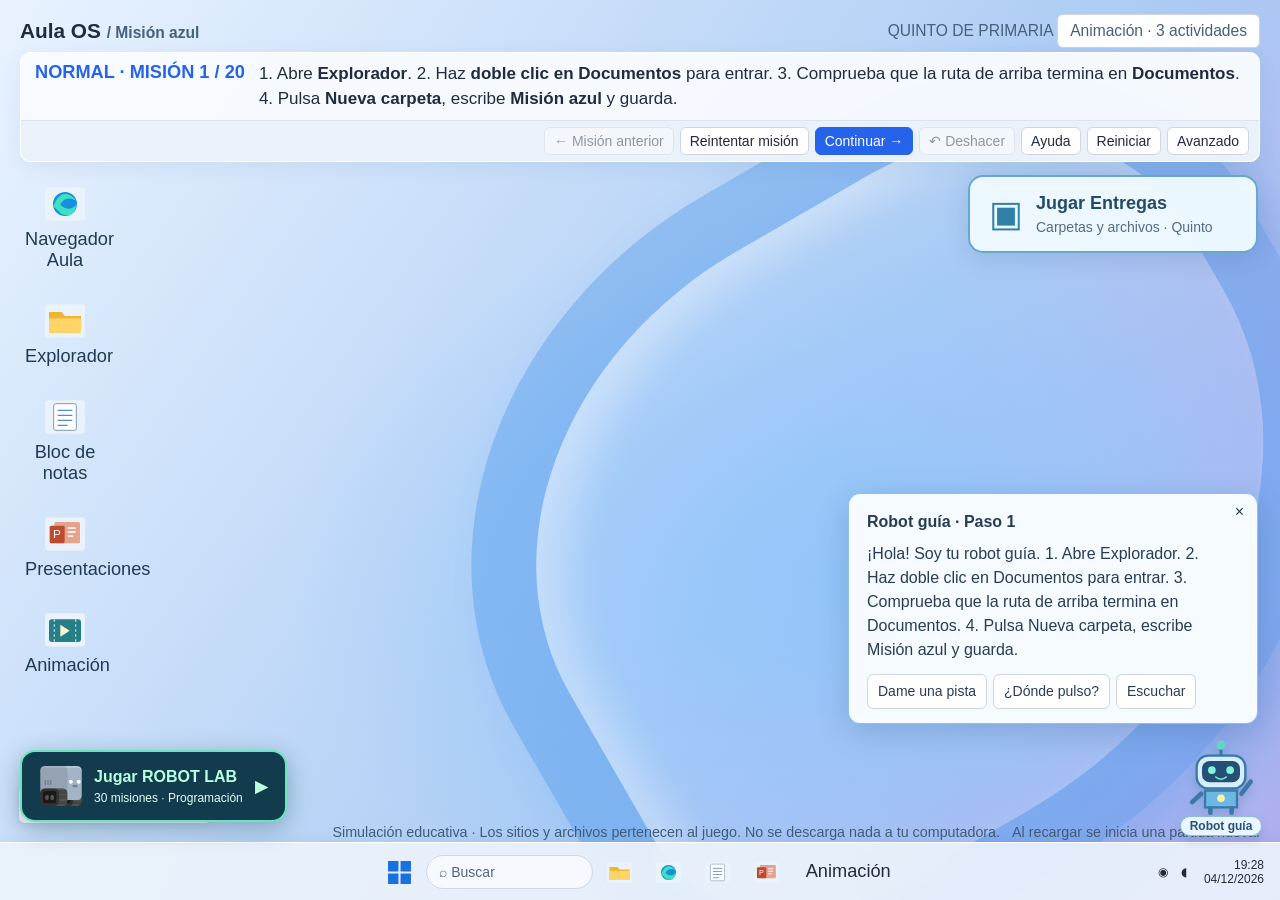
<file: index.html>
<!doctype html><html lang="es"><meta charset="utf-8"><meta name="viewport" content="width=device-width,initial-scale=1"><title>OS5</title><style>
:root{font-family:Segoe UI,Arial,sans-serif;color:#202b3e;font-size:18.2px}*{box-sizing:border-box}body{margin:0;background:#dfeafb;overflow:hidden}button,input,textarea{font:inherit}button{cursor:pointer;color:inherit;border:1px solid #ccd5e0;border-radius:6px;background:#fff;padding:7px 12px}button:hover{background:#e8f1ff}button:focus-visible,input:focus-visible{outline:2px solid #2563eb}button:disabled{opacity:.45;cursor:default}#wallpaper{position:fixed;inset:0;background:radial-gradient(ellipse at 70% 65%,#91c5fc 0,transparent 48%),linear-gradient(125deg,#e9f3ff,#acccf4 60%,#b4a9eb)}#wallpaper:after{content:'';position:absolute;width:60vw;height:70vh;left:36%;top:15%;border-radius:48% 35% 55% 30%;border:65px solid #1676df44;transform:rotate(-30deg);box-shadow:inset 24px 20px 40px #fff5,20px 25px 50px #317fe033}header{position:fixed;left:20px;top:14px;right:20px;display:flex;align-items:center;justify-content:space-between;z-index:2}header strong{font-size:20.8px}header span{font-size:15.6px;color:#45607c}#mission{position:fixed;top:52px;left:20px;right:20px;background:#fffffff0;border:1px solid #ffffff;border-radius:10px;padding:12px 16px;z-index:10002;box-shadow:0 5px 20px #23426a12;display:flex;gap:18px;align-items:center;min-height:74px}#mission .badge{white-space:nowrap;color:#2563eb;font-weight:700}#instruction{flex:1;line-height:1.5}#mission small{display:block;color:#61748c}#desktop{position:fixed;inset:146px 20px 78px;display:flex;flex-direction:column;gap:12px;align-items:start}.shortcut{width:90px;border:1px solid transparent;background:transparent;text-align:center;padding:8px 4px;color:#203955}.shortcut:hover,.shortcut.sel{background:#ffffff70;border-color:#fff}.shortcut svg{display:block;width:40px;height:40px;margin:0 auto 5px}.window{position:absolute;background:#f6f8fc;border:1px solid #fff9;border-radius:10px;box-shadow:0 16px 60px #18375b44;overflow:hidden;min-width:340px;display:flex;flex-direction:column}.titlebar{height:40px;display:flex;align-items:center;padding-left:14px;background:#eef3fa;user-select:none;cursor:move;touch-action:none}.titlebar strong{flex:1;font-size:16.9px;font-weight:600}.titlebar button{border:0;background:transparent;border-radius:0;height:40px;min-width:42px;padding:0}.titlebar button.close:hover{background:#dc3545;color:white}.content{padding:14px;overflow:auto;flex:1;min-height:0}.toolbar{display:flex;align-items:center;gap:6px;flex-wrap:wrap;padding:9px 12px;border-bottom:1px solid #dce3ed;background:#fff}.path{flex:1;min-width:180px;background:#f6f8fb;border:1px solid #dbe2ed;border-radius:5px;padding:7px;color:#627087}.files{display:grid;grid-template-columns:repeat(auto-fill,minmax(100px,1fr));gap:9px}.file{border:1px solid transparent;background:transparent;text-align:center;min-height:105px;word-break:break-word;font-size:15.6px;padding:8px}.file svg{width:58px;height:58px;display:block;margin:auto auto 6px}.file.sel{background:#dcecff;border-color:#90bdf4}.file.cut{opacity:.5}.empty{color:#748299;margin:30px;text-align:center}.browserline{display:flex;gap:6px;padding:9px;background:white}.browserline input{flex:1;min-width:100px;border:1px solid #ccd8e6;border-radius:20px;padding:8px 14px}.sitehead{border-bottom:1px solid #dce3ed;padding-bottom:15px;margin-bottom:14px}.sitehead h2{margin:2px 0 5px;font-size:28.6px}.sitehead p{margin:0 0 12px;color:#62718a}.search{display:flex;gap:8px}.search input{flex:1;min-width:60px;padding:8px;border:1px solid #ccd8e6;border-radius:6px}.gallery{display:grid;grid-template-columns:repeat(auto-fill,minmax(145px,1fr));gap:12px}.card{background:white;border:1px solid #dde5ee;border-radius:8px;padding:10px;text-align:center}.card svg{width:100%;height:100px;display:block;background:#edf4fa;border-radius:5px}.card h3{font-size:18.2px;margin:9px 0}.card button{font-size:15.6px;width:100%}.notice{font-size:15.6px;color:#6b7e93;margin:12px 0}.homecards{display:flex;gap:12px;margin:25px 0;flex-wrap:wrap}.homecards button{padding:20px;flex:1;text-align:left;line-height:1.7}.homecards b{display:block;font-size:23.4px;color:#2563eb}#taskbar{position:fixed;bottom:0;height:54px;left:0;right:0;background:#f2f6fbdc;backdrop-filter:blur(20px);border-top:1px solid white;display:flex;justify-content:center;align-items:center;gap:8px;z-index:10003}#taskbar button{background:transparent;border:0;width:44px;height:42px;padding:9px}#taskbar svg{width:25px;height:25px}#taskbar button:hover{background:#fff9}#clock{position:absolute;right:18px;font-size:15.6px;text-align:right}#start{position:fixed;bottom:65px;left:50%;transform:translateX(-50%);width:330px;background:#f5f8fff5;padding:24px;border:1px solid white;border-radius:12px;box-shadow:0 15px 60px #16365b44;z-index:10004}#start button{display:block;width:100%;text-align:left;margin-top:10px}#context{position:fixed;z-index:10008;background:#fcfdfff5;border:1px solid #d5dfeb;box-shadow:0 8px 24px #122b4b33;border-radius:8px;padding:5px;min-width:190px}#context button{display:block;border:0;background:transparent;width:100%;text-align:left}#toast{position:fixed;bottom:70px;right:20px;padding:12px 18px;border-radius:9px;background:#14375a;color:white;z-index:10009;max-width:360px;box-shadow:0 8px 24px #0002}#dialog{position:fixed;inset:0;background:#152c4666;display:grid;place-items:center;z-index:10010}#dialog[hidden], [hidden]{display:none!important}.dialogbox{width:min(420px,90vw);background:#fff;border:1px solid #dde7f1;border-radius:10px;padding:22px}.dialogbox h2{font-size:23.4px;margin-top:0}.dialogbox input{width:100%;padding:10px;margin:8px 0 15px;border:1px solid #becddd;border-radius:5px}.actions{display:flex;justify-content:end;gap:8px}.primary{background:#2563eb;color:white;border-color:#2563eb}textarea{width:100%;height:calc(100% - 70px);min-height:140px;resize:none;border:1px solid #d8e1ed;border-radius:6px;padding:12px;background:white}.note-name{width:210px;padding:7px;border:1px solid #ccd8e6;border-radius:5px}.hint{font-size:15.6px;color:#667c92}.preview svg{width:100%;height:250px}footer{position:fixed;bottom:60px;right:20px;font-size:14.3px;color:#405c7a}#mouse{position:fixed;pointer-events:none;z-index:20000;display:none;width:40px;filter:drop-shadow(1px 2px 2px #0005)}body.guide,body.guide *{cursor:none!important}@media(max-width:650px){header span{display:none}#mission{left:8px;right:8px;top:43px;gap:8px;padding:9px;font-size:15.6px}.window{max-width:calc(100vw - 16px)!important;left:8px!important}#desktop{top:155px}#clock{display:none}footer{font-size:13px;right:8px}}

.save-dialog{width:min(680px,94vw);background:#f6f8fc;border:1px solid #e4ebf3;border-radius:10px;box-shadow:0 22px 80px #142b4d66;overflow:hidden}
.save-title{padding:14px 18px;background:#edf2f9;font-weight:600}
.save-main{display:flex;height:min(280px,40vh)}.save-main aside{width:130px;background:#edf2f8;padding:12px;border-right:1px solid #dce4ee}.save-main aside button{border:0;background:transparent;text-align:left;width:100%}
.save-list{flex:1;overflow:auto;align-content:start;padding:14px;background:#fff;grid-template-columns:repeat(auto-fill,minmax(100px,1fr))}
.save-bottom{padding:14px 18px;border-top:1px solid #dce4ee}.save-bottom label{display:flex;align-items:center;gap:14px}.save-name{flex:1;min-width:60px;padding:8px;border:1px solid #b9cadc;border-radius:5px}
#toast{display:flex;align-items:center;gap:10px}.toast-icon{display:inline-flex;flex-shrink:0}.toast-icon svg{width:28px;height:28px}

#start{width:min(530px,94vw);padding:24px 26px 0;background:#f3f7fff2;backdrop-filter:blur(24px);max-height:calc(100vh - 210px);overflow:auto}
.start-brand{display:flex;align-items:center;gap:12px;margin-bottom:22px}.start-logo{display:flex;width:32px;height:32px}.start-logo svg{width:100%;height:100%}.start-brand strong{display:block;font-size:23.4px}.start-brand div>span{font-size:15.6px;color:#687e96}
#start h3{font-size:16.9px;margin:18px 0 10px;font-weight:600}#start h3>span{font-size:14.3px;font-weight:400;color:#74869b;margin-left:10px}
.start-grid{display:grid;grid-template-columns:repeat(4,1fr);gap:5px}
#start .start-grid button{display:flex;flex-direction:column;align-items:center;justify-content:start;gap:8px;margin:0;padding:12px 4px;min-height:87px;border:1px solid transparent;background:transparent;text-align:center;font-size:15.6px;line-height:1.3}
#start .start-grid button:hover{background:#ffffffa0;border-color:#e0e9f6}#start .start-grid svg{width:35px;height:35px;flex-shrink:0}
#startRecent{display:grid;grid-template-columns:1fr 1fr;gap:5px;min-height:60px}#start #startRecent button{display:flex;align-items:center;gap:9px;background:transparent;border:0;margin:0;padding:9px;text-align:left;font-size:15.6px;overflow:hidden}#startRecent svg{width:28px;height:28px;flex-shrink:0}#startRecent span{overflow:hidden;text-overflow:ellipsis;white-space:nowrap}#startRecent p{font-size:15.6px;color:#74869b;grid-column:1/-1;margin:8px 0 16px}
.start-bottom{display:flex;align-items:center;gap:10px;background:#e5edf8b0;margin:18px -26px 0;padding:14px 26px;border-top:1px solid #dbe4f0;font-size:15.6px}.start-avatar{display:grid;place-items:center;width:30px;height:30px;background:#c6daf7;color:#255ba3;border-radius:50%;font-weight:600}#start .start-bottom button{margin:0 0 0 auto;width:34px;height:34px;padding:7px;background:transparent;border:0}#startRestart svg{width:20px;height:20px}
@media(max-width:450px){.start-grid{grid-template-columns:repeat(3,1fr)}}

.ppt-body{padding:0!important;display:flex;flex-direction:column;background:#e9edf3}.ppt-ribbon{display:flex;flex-wrap:wrap;align-items:center;gap:6px;padding:9px 12px;background:#fff;border-top:3px solid #be4b2f;border-bottom:1px solid #d4dce7}.ppt-ribbon b{color:#b34e36;margin-right:10px;font-size:16.9px}.ppt-ribbon button{font-size:15.6px;padding:6px 8px}.ppt-ribbon label{display:flex;align-items:center;gap:4px;font-size:15.6px}.ppt-ribbon input{width:30px;height:25px;border:0;padding:0}.ppt-layout{display:flex;flex:1;min-height:0}.ppt-thumbs{width:135px;flex-shrink:0;border-right:1px solid #cad4e0;padding:10px;overflow:auto}.ppt-thumb{display:flex;align-items:center;gap:5px;width:100%;border:1px solid transparent;background:transparent;padding:4px;margin-bottom:9px;font-size:14.3px}.ppt-thumb.active{border-color:#c45a41;background:#fff5f1}.ppt-thumb>div{width:90px;aspect-ratio:16/9;background:white;border:1px solid #cad4e0;overflow:hidden;padding:5px;text-align:left}.ppt-thumb strong{display:block;font-size:9.1px;overflow:hidden;white-space:nowrap}.ppt-thumb svg{width:23px;height:20px}.ppt-work{flex:1;min-width:0;overflow:auto;padding:18px;display:flex;flex-direction:column;align-items:center;justify-content:flex-start}.ppt-image-tools{order:-1;flex-shrink:0;padding:0 0 12px!important;position:sticky;top:-18px;z-index:2;background:#e9edf3}.ppt-image-tools select{font:inherit;max-width:150px}.ppt-image-tools input[type=range]{width:130px;touch-action:none}.ppt-image-tools output{min-width:3em;text-align:center}.ppt-slide{width:100%;max-width:690px;aspect-ratio:16/9;position:relative;flex-shrink:0;box-shadow:0 3px 12px #20334726;overflow:hidden}.ppt-title{position:absolute;left:6%;top:7%;width:88%;height:19%;font-size:clamp(19.5px,2.6vw,36.4px);font-weight:600;border:1px dashed #b3becc;background:transparent;padding:4px;color:#23324b}.ppt-text{position:absolute;left:6%;top:31%;width:42%;height:55%;min-height:0;font-size:20.8px;border:1px dashed #b3becc;background:transparent;padding:6px;border-radius:0}.ppt-images{position:absolute;inset:0;pointer-events:none}.ppt-picture{position:absolute;pointer-events:auto;cursor:move;touch-action:none;border:2px solid transparent}.ppt-picture.picked{border:2px solid #bd553c}.ppt-picture svg{width:100%;height:auto;display:block;pointer-events:none}.ppt-image-tools{display:flex;flex-wrap:wrap;gap:10px;align-items:center;font-size:15.6px;padding-top:12px}.ppt-image-tools label{display:flex;align-items:center;gap:5px}.ppt-image-tools button{font-size:15.6px}.ppt-status{padding:6px 12px;font-size:14.3px;background:#f7f9fc;color:#657b94;border-top:1px solid #d4dce7}.ppt-player{position:fixed;inset:0;background:#101827;z-index:30000;display:flex;flex-direction:column;align-items:center;justify-content:center;padding:25px}.ppt-player-stage{width:min(1100px,95vw);aspect-ratio:16/9;max-height:85vh;position:relative;overflow:hidden;background:white}.ppt-player-stage h2{position:absolute;left:6%;top:7%;width:88%;margin:0;font-size:clamp(26px,3.9vw,57.2px);white-space:pre-wrap}.ppt-player-stage>p{position:absolute;left:6%;top:31%;width:42%;margin:0;font-size:clamp(19.5px,2.6vw,33.8px);white-space:pre-wrap}.ppt-show-image{position:absolute}.ppt-show-image svg{width:100%;height:auto}.ppt-player-controls{display:flex;gap:15px;align-items:center;color:white;margin-top:14px;font-size:16.9px}

.ppt-tabs{display:flex;gap:22px;padding:10px 16px 0;background:#fff;border-top:3px solid #be4b2f;font-size:15.6px;flex-shrink:0}.ppt-tabs span,.ppt-tabs strong{padding:0 0 8px}.ppt-tabs strong{color:#b34e36;border-bottom:3px solid #b34e36}.ppt-ribbon{border-top:0!important}.ppt-ribbon .ppt-new{display:flex;align-items:center;gap:8px;padding:7px 10px;background:#fff8f4;border-color:#e2c6bb}.ppt-new svg{width:34px;height:30px;flex-shrink:0}.ppt-new span{max-width:85px;text-align:left}.ppt-thumbs{cursor:default}
.ppt-tabs button{border:0;border-radius:0;background:transparent;padding:0 0 8px;font-size:15.6px}.ppt-tabs button.active{color:#b34e36;border-bottom:3px solid #b34e36}#sessionStatus{margin-left:8px}
#mission{max-height:28vh;overflow:auto;align-items:start}.titlebar{flex-shrink:0}.window{min-width:min(340px,calc(100vw - 20px))}#desktop{top:var(--workspace-top,150px)}@media(max-width:650px){.window{left:10px!important}}

#mission{flex-wrap:wrap}#instruction{min-width:180px}#taskbar{height:58px;gap:5px;background:#edf3fbe8;box-shadow:0 -1px 12px #38587515}#taskbar button{position:relative;border-radius:5px;transition:background .15s}#taskbar button.running:after{content:'';position:absolute;bottom:2px;left:17px;width:10px;height:3px;border-radius:3px;background:#708399}#taskbar button.active{background:#fff9}#taskbar button.active:after{background:#1976d2;width:20px;left:12px}#taskbar .task-search{width:clamp(70px,13vw,170px);height:34px;border:1px solid #ccd7e6;background:#ffffffa0;border-radius:18px;text-align:left;padding:0 12px;font-size:14px;color:#52647c}#taskbar .task-search svg{width:16px;height:16px;vertical-align:middle;margin-right:6px}.task-tray{position:absolute;right:16px;display:flex;align-items:center;gap:12px;font-size:12px}.task-tray #clock{position:static;font-size:12px;white-space:pre-line}.tray-symbols{letter-spacing:5px}#startSearch{width:100%;border:1px solid #bacce1;border-bottom:2px solid #3686d5;border-radius:18px;padding:9px 14px;background:#ffffffd0;margin-bottom:16px;font-size:15px}#start .start-grid button[hidden]{display:none!important}#start{bottom:68px}#missionBubble{position:fixed;right:22px;bottom:80px;z-index:10011;width:min(410px,calc(100vw - 32px));max-height:50vh;overflow:auto;background:#fffdf4;color:#293c54;border:1px solid #e1c77c;border-radius:12px;padding:16px 40px 14px 18px;box-shadow:0 8px 32px #193b6133;font-size:16px;line-height:1.5}#missionBubble:after{content:'';position:absolute;bottom:-8px;right:30px;width:14px;height:14px;background:#fffdf4;border-right:1px solid #e1c77c;border-bottom:1px solid #e1c77c;transform:rotate(45deg)}#missionBubble p{margin:8px 0 0;white-space:pre-line}.bubble-close{position:absolute;right:5px;top:4px;border:0;background:transparent;padding:2px 8px}#taskbar button:focus-visible{outline:2px solid #2563eb}@media(max-width:850px){.tray-symbols{display:none}#taskbar{justify-content:flex-start;padding-left:8px}.task-tray{right:8px}}@media(max-width:500px){#taskbar .task-search{display:none}.task-tray{display:none}#taskbar{justify-content:center}#missionBubble{right:16px}}

#robotGuide{position:fixed;right:18px;bottom:66px;z-index:10012;border:0;background:transparent;padding:0;width:82px;height:96px;filter:drop-shadow(0 5px 5px #244d7730)}#robotGuide:hover{background:transparent;transform:translateY(-3px)}#robotGuide svg{width:76px;height:78px;display:block;margin:auto}#robotGuide span{display:block;background:#e9f6ff;border:1px solid #8ebbe0;border-radius:12px;font-size:12px;line-height:18px;font-weight:700;color:#22547a}#robotGuide .robot-eyes{animation:robotBlink 6s infinite;transform-origin:50% 43%}#robotGuide[data-mood=happy] .robot-arm{animation:robotWave .65s 3;transform-origin:77px 57px}#robotGuide[data-mood=hint] .robot-antenna{fill:#ffd35a}@keyframes robotBlink{0%,44%,48%,100%{transform:scaleY(1)}46%{transform:scaleY(.15)}}@keyframes robotWave{50%{transform:rotate(-25deg)}}#missionBubble{bottom:176px;max-height:min(45vh,350px);padding-right:36px;border-color:#94bfdf;background:#f5fbff}#missionBubble:after{background:#f5fbff;border-color:#94bfdf}.robot-actions{display:flex;flex-wrap:wrap;gap:6px;margin-top:12px}.robot-actions button{font-size:14px;padding:6px 10px}.robot-highlight{outline:4px solid #f4b52c!important;outline-offset:3px!important;box-shadow:0 0 0 8px #ffde7044!important}#pantallaCompleta{right:auto!important;left:18px}@media(prefers-reduced-motion:reduce){#robotGuide *{animation:none!important}#robotGuide:hover{transform:none}}@media(max-width:500px){#robotGuide{right:10px;width:64px;height:82px}#robotGuide svg{width:60px;height:62px}#missionBubble{bottom:155px;width:calc(100vw - 32px);max-height:40vh}}


#missionPanel{position:fixed;top:52px;left:20px;right:20px;z-index:10002;max-height:45vh;overflow:auto;border:1px solid #fff;border-radius:10px;background:#f8fbfff5;box-shadow:0 5px 20px #23426a12}#mission{position:static;max-height:none;overflow:visible;min-height:74px;border:0;border-radius:0;box-shadow:none;background:transparent;display:grid;grid-template-columns:auto minmax(0,1fr);gap:10px 18px;align-items:start;padding:14px 16px}#mission #instruction{min-width:0;width:100%;font-size:19px;line-height:1.6}#missionControls{display:flex;justify-content:flex-end;align-items:center;flex-wrap:wrap;gap:7px;padding:9px 12px;border-top:1px solid #d7e3f0;background:#eaf1f9}#missionControls button{white-space:nowrap;font-size:15px;padding:7px 10px}@media(max-width:650px){#missionPanel{top:43px;left:8px;right:8px;max-height:48vh}#mission{grid-template-columns:1fr;gap:6px;padding:10px 12px}#mission #instruction{font-size:17px}#missionControls{gap:5px;padding:7px}#missionControls button{font-size:13px;padding:6px 8px}}
#missionPanel{max-height:30vh}#mission{min-height:0;padding:9px 14px;gap:8px 14px}#mission #instruction{font-size:17px;line-height:1.45}#missionControls{padding:6px 10px;gap:6px}#missionControls button{font-size:14px;padding:5px 9px}@media(max-width:650px){#missionPanel{max-height:35vh}#mission{grid-template-columns:auto minmax(0,1fr);padding:8px 10px;gap:8px}#mission .badge{white-space:normal;font-size:12px;max-width:95px}#mission #instruction{font-size:15px;line-height:1.4}}
body.animations-mode > :not(#animations-screen){display:none!important}#animations-screen[hidden],#animations-screen iframe[hidden]{display:none!important}.animation-navigation{display:flex;gap:8px;flex-wrap:wrap;padding:10px 14px;background:#e4edf2;border-bottom:1px solid #c4d5df;flex:none}.animation-navigation button{font-size:15px;padding:9px 13px}.animation-navigation .active{background:#216e78;color:#fff;border-color:#216e78}.robot-game-launcher{position:fixed;left:20px;bottom:78px;z-index:10012;display:flex;align-items:center;gap:12px;background:#123b4e;color:#baffdf;padding:13px 18px;border:2px solid #69e5be;border-radius:15px;text-decoration:none;box-shadow:0 6px 24px #123b4e55;font:16px Segoe UI,Arial,sans-serif}.robot-game-launcher img{width:42px;height:42px;object-fit:contain}.robot-game-launcher small{display:block;font-size:12px;margin-top:5px;color:#e4fff3}.robot-game-launcher:hover{background:#20546b}.robot-game-launcher:focus-visible{outline:3px solid #ffce61;outline-offset:4px}@media(max-width:650px){.robot-game-launcher{left:10px;bottom:74px;padding:9px 12px;font-size:14px;gap:8px}.robot-game-launcher img{width:32px;height:32px}}
</style><style>#delivery-launcher{position:fixed;top:var(--workspace-top,170px);right:22px;z-index:2;display:flex;align-items:center;gap:13px;width:290px;padding:16px 19px;background:#f1fbfff2;border:2px solid #67a9ce;border-radius:15px;color:#244a69;text-decoration:none;box-shadow:0 6px 24px #16365b22;font:18px Segoe UI,Arial,sans-serif}#delivery-launcher>span{font-size:36px;color:#2f82a6}#delivery-launcher small{display:block;font-size:14px;margin-top:5px;color:#526c85}#delivery-launcher:hover{background:#def1ff}#delivery-launcher:focus-visible{outline:3px solid #e9aa2c;outline-offset:3px}@media(max-width:650px){#delivery-launcher{width:205px;right:10px;padding:11px;font-size:16px;gap:9px}#delivery-launcher>span{font-size:28px}#delivery-launcher small{font-size:12px}}</style><body><div id="wallpaper"></div><header><strong>Aula OS <span> / Misión azul</span></strong><span>QUINTO DE PRIMARIA <button onclick="launchTask('animations')">Animación · 3 actividades</button></span></header><div id="missionPanel"><section id="mission" aria-live="polite"><span class="badge" id="level"></span><div id="instruction"></div></section><nav id="missionControls" aria-label="Controles de las misiones"><button id="previousMission" disabled>← Misión anterior</button><button id="retryMission">Reintentar misión</button><button id="continue" class="primary">Continuar →</button><button id="undo" title="Deshacer · Ctrl/Cmd + Z" disabled>↶ Deshacer</button><button id="help">Ayuda</button><button id="reset">Reiniciar</button><button id="modeToggle" aria-pressed="false">Avanzado</button></nav></div><a href="robot-lab/" class="robot-game-launcher"><img src="robot-lab/assets/robot-idle.png" alt=""><div><b>Jugar ROBOT LAB</b><small>30 misiones · Programación</small></div><strong aria-hidden="true">▶</strong></a><main id="desktop"></main><a id="delivery-launcher" href="actividades/entregas/index.html"><span aria-hidden="true">▣</span><div><b>Jugar Entregas</b><small>Carpetas y archivos · Quinto</small></div></a><div id="windows"></div><section id="start" hidden aria-label="Menú Inicio"><div class="start-brand"><span class="start-logo"></span><div><strong>Aula OS</strong><span>Tu espacio de trabajo</span></div></div><input id="startSearch" aria-label="Buscar aplicación" placeholder="Buscar una aplicación"><a href="robot-lab/" style="display:block;background:#123b4e;color:#baffdf;padding:12px;border-radius:10px;text-decoration:none;margin:8px 0;font-weight:bold">🤖 Jugar ROBOT LAB →</a><a href="robot-lab/avanzado/" style="display:block;background:#5b3b83;color:#fff;padding:12px;border-radius:10px;text-decoration:none;margin:8px 0;font-weight:bold">🧠 ROBOT LAB Avanzado · Más lógica →</a><h3>Anclado</h3><div class="start-grid"><button data-app="browser" data-icon="browser"><span>Navegador Aula</span></button><button data-app="files" data-icon="folder"><span>Explorador</span></button><button data-app="note" data-icon="note"><span>Bloc de notas</span></button><button data-app="slides" data-icon="slides"><span>Presentaciones</span></button><button data-app="animations" data-icon="animation"><span>Animación · 3 actividades</span></button><button data-app="docs" data-icon="folder"><span>Documentos</span></button><button data-app="pictures" data-icon="picture"><span>Imágenes</span></button><button data-app="downloads" data-icon="download"><span>Descargas</span></button><button data-app="help" data-icon="help"><span>Ayuda</span></button><button id="guideToggle" data-icon="mouse"><span>Mouse guía: apagado</span></button></div><h3>Recomendados <span>Archivos recientes</span></h3><div id="startRecent"></div><div class="start-bottom"><span class="start-avatar" aria-hidden="true">A</span><span>Estudiante</span><button id="startRestart" aria-label="Reiniciar práctica" title="Reiniciar práctica"><svg viewBox="0 0 24 24" fill="none"><path d="M12 3v9M7 6a8 8 0 1 0 10 0" stroke="currentColor" stroke-width="2" stroke-linecap="round"/></svg></button></div></section><nav id="taskbar" aria-label="Barra de tareas"></nav><div id="context" hidden></div><aside id="missionBubble" role="status" aria-live="polite" hidden><button aria-label="Cerrar ayuda" class="bubble-close">×</button><strong>Robot guía</strong><p></p><div class="robot-actions"><button id="robotHint" type="button">Dame una pista</button><button id="robotPoint" type="button">¿Dónde pulso?</button><button id="robotRead" type="button">Escuchar</button></div></aside><button id="robotGuide" type="button" aria-label="Robot guía: explicar el paso actual" aria-expanded="false" data-mood="ready"><svg viewBox="0 0 100 100" aria-hidden="true"><path d="M50 9v12" stroke="#3979a6" stroke-width="4"/><circle class="robot-antenna" cx="50" cy="8" r="6" fill="#62d5c6"/><rect x="18" y="22" width="64" height="43" rx="15" fill="#d7eeff" stroke="#3979a6" stroke-width="3"/><rect x="25" y="29" width="50" height="28" rx="10" fill="#245075"/><g class="robot-eyes" fill="#81f4d9"><circle cx="38" cy="41" r="5"/><circle cx="62" cy="41" r="5"/></g><path d="M43 50q7 6 14 0" fill="none" stroke="#81f4d9" stroke-width="2" stroke-linecap="round"/><path d="M29 68h42v22H29Z" fill="#6bb8e6" stroke="#3979a6" stroke-width="3"/><circle cx="50" cy="78" r="5" fill="#fff4a4"/><path d="M24 72 12 83M36 91v6m28-6v6" stroke="#3979a6" stroke-width="6" stroke-linecap="round"/><path class="robot-arm" d="m77 72 12-16" stroke="#3979a6" stroke-width="6" stroke-linecap="round"/></svg><span>Robot guía</span></button><div id="toast" role="status" hidden></div><div id="dialog" hidden></div><footer>Simulación educativa · Los sitios y archivos pertenecen al juego. No se descarga nada a tu computadora. <span id="sessionStatus">Al recargar se inicia una partida nueva.</span></footer><div id="mouse" aria-hidden="true"></div>
<script>
'use strict';
const $=s=>document.querySelector(s), svg=(body,bg='#eaf2fc')=>`<svg viewBox="0 0 120 100" xmlns="http://www.w3.org/2000/svg"><rect width="120" height="100" rx="10" fill="${bg}"/>${body}</svg>`;
const icons={folder:svg('<path d="M12 23h38l10 12h48v51H12Z" fill="#efb52c"/><path d="M12 42h96v44H12Z" fill="#ffd56a"/>'),browser:svg('<circle cx="60" cy="50" r="36" fill="#168fe0"/><path d="M25 57q25-65 70-17-35-18-49 12 25 24 48 0-5 42-44 29Z" fill="#3de0bf"/>'),note:svg('<rect x="26" y="10" width="68" height="80" rx="6" fill="#fff" stroke="#7c9dc1" stroke-width="3"/><path d="M38 30h44M38 45h44M38 60h44M38 75h30" stroke="#5b8cca" stroke-width="4"/>'),start:'<svg viewBox="0 0 24 24"><path d="M1 1h10v10H1Zm12 0h10v10H13ZM1 13h10v10H1Zm12 0h10v10H13Z" fill="#1971df"/></svg>'};
const art=[
['sol','Sol','naturaleza','<circle cx="60" cy="50" r="24" fill="#ffc928"/><path d="M60 10v10M60 80v10M20 50H10M100 50h10M30 20l8 9M90 20l-8 9M30 80l8-9M90 80l-8-9" stroke="#eea20b" stroke-width="5"/>'],
['gato','Gato','naturaleza','<path d="M30 65V22l25 16h10l25-16v43Q60 97 30 65" fill="#8196aa"/><circle cx="47" cy="55" r="4"/><circle cx="74" cy="55" r="4"/><path d="m57 68 5 5 5-5" fill="#f5b4ba"/>'],
['casa','Casa','naturaleza','<path d="M25 44h70v45H25Z" fill="#f8d69b"/><path d="m15 45 45-32 45 32" fill="#ca6557"/><path d="M51 89V59h20v30" fill="#6089a8"/>'],
['flor','Flor','naturaleza','<path d="M60 90V50" stroke="#408767" stroke-width="7"/><g fill="#e58fa7"><circle cx="45" cy="35" r="17"/><circle cx="75" cy="35" r="17"/><circle cx="60" cy="22" r="17"/><circle cx="60" cy="48" r="17"/></g><circle cx="60" cy="35" r="13" fill="#ffdc66"/>'],
['pez','Pez','naturaleza','<path d="m80 50 29-25v50Z" fill="#cc7743"/><ellipse cx="51" cy="50" rx="38" ry="25" fill="#f5b36b"/><circle cx="31" cy="44" r="4" fill="#27374e"/>'],
['estrella','Estrella','espacio','<path d="m60 9 14 27 30 5-22 22 5 29-27-14-27 14 5-29-22-22 30-5Z" fill="#ffd55b" stroke="#caa22c" stroke-width="3"/>'],
['cohete','Cohete','espacio','<path d="m48 71 12 23 12-23" fill="#f0a338"/><path d="M40 70V40Q40 20 60 7q20 13 20 33v30Z" fill="#dbe5f3" stroke="#637b9d" stroke-width="3"/><circle cx="60" cy="39" r="10" fill="#3796d5"/><path d="m40 52-17 30 17-9M80 52l17 30-17-9" fill="#cf655d"/>'],
['planeta','Planeta','espacio','<circle cx="60" cy="50" r="29" fill="#b39ad9"/><ellipse cx="60" cy="50" rx="51" ry="12" fill="none" stroke="#e3b971" stroke-width="8" transform="rotate(-23 60 50)"/>'],
['luna','Luna','espacio','<circle cx="60" cy="50" r="35" fill="#bdc9d8"/><g fill="#91a2b9"><circle cx="43" cy="39" r="9"/><circle cx="72" cy="65" r="11"/><circle cx="76" cy="32" r="6"/></g>'],
['arbol','Árbol','naturaleza','<path d="M54 52h13v42H54Z" fill="#a77c54"/><g fill="#54a17e"><circle cx="60" cy="29" r="23"/><circle cx="40" cy="47" r="22"/><circle cx="80" cy="47" r="22"/></g>']
,
['satelite','Satélite','espacio','<path d="M12 32h27v35H12Zm69 0h27v35H81Z" fill="#4284bd"/><path d="M45 26h30v46H45Z" fill="#bac7da"/><path d="m58 25 18-15M55 74l-8 17" stroke="#536f91" stroke-width="4"/>'],
['astronauta','Astronauta','espacio','<circle cx="60" cy="27" r="21" fill="#e5edf5" stroke="#688bad" stroke-width="3"/><rect x="46" y="18" width="28" height="19" rx="8" fill="#255788"/><path d="M38 50h44v32H38Zm5 32v15m34-15v15M38 55 20 70m62-15 18 15" fill="#e6edf4" stroke="#688bad" stroke-width="9"/>'],
['cometa','Cometa','espacio','<path d="m20 15 72 43-20 25Z" fill="#f5c47d"/><path d="m35 9 58 48-9 13Z" fill="#ef9d67"/><circle cx="86" cy="70" r="19" fill="#8fb6d7"/>'],
['telescopio','Telescopio','espacio','<path d="m20 35 61-22 10 28-61 22Z" fill="#689abf"/><path d="m57 55 0 14-22 25m22-25 22 25" stroke="#506b87" stroke-width="6"/>'],
['galaxia','Galaxia','espacio','<ellipse cx="60" cy="50" rx="48" ry="20" transform="rotate(-25 60 50)" fill="#bcb0df"/><ellipse cx="60" cy="50" rx="35" ry="12" transform="rotate(-25 60 50)" fill="#827abd"/><circle cx="60" cy="50" r="12" fill="#f9df97"/><g fill="#fff"><circle cx="22" cy="18" r="3"/><circle cx="97" cy="79" r="3"/></g>'],
['mariposa','Mariposa','naturaleza','<path d="M56 51Q6 2 12 51q1 34 44 13M64 51q50-49 44 0-1 34-44 13" fill="#c193d8"/><path d="M60 34v47m0-47L50 20m10 14 10-14" stroke="#5b5877" stroke-width="5"/>'],
['tortuga','Tortuga','naturaleza','<ellipse cx="58" cy="55" rx="34" ry="26" fill="#5c9673"/><circle cx="101" cy="53" r="13" fill="#92b779"/><path d="m35 75-9 13m53-13 9 13M35 35l-9-13m53 13 9-13" stroke="#92b779" stroke-width="9"/><path d="m58 34 17 21-17 21-17-21Z" fill="#a5bc79"/>'],
['montana','Montaña','naturaleza','<path d="m10 88 39-70 23 38 13-18 29 50Z" fill="#728e9c"/><path d="m49 18-16 29 16-8 13 9Z" fill="#f3f7fa"/><path d="M8 89h105" stroke="#80a888" stroke-width="6"/>'],
['oceano','Océano','naturaleza','<path d="M0 40q15-12 30 0t30 0 30 0 30 0v60H0Z" fill="#5fa4c8"/><path d="M0 62q15-12 30 0t30 0 30 0 30 0M0 83q15-12 30 0t30 0 30 0 30 0" fill="none" stroke="#b9e1eb" stroke-width="5"/>'],
['volcan','Volcán','naturaleza','<path d="m13 90 33-59h28l34 59Z" fill="#a17c71"/><path d="m46 31 14 17 14-17" fill="#ea8257"/><path d="M53 26q-19-19-3-21t18 11 17 5" fill="none" stroke="#b4bcc5" stroke-width="10"/>']
].map(([id,name,site,body])=>({id,name,site,svg:svg(body)}));
let seq=0,fs=[],clip=null,selected=null,selectedParent=null,stage=0,tick=0,startTick=0,events=[],winZ=10,guide=false;
const SESSION_KEY='aula-os5-session-v2';
let undoStack=[],draftSlides=null,ready=false,missionStarts=[],recovering=false;
function snapshot(){return JSON.parse(JSON.stringify({seq,fs,stage,tick,startTick,events,draftSlides}));}
function checkpoint(){if(!ready)return;undoStack.push(snapshot());if(undoStack.length>25)undoStack.shift();updateUndo();}
function updateUndo(){const b=$('#undo');if(b)b.disabled=!undoStack.length;}
function persist(){const label=$('#sessionStatus');if(label)label.textContent='Al recargar se inicia una partida nueva.';}
function restore(data){seq=data.seq||0;fs=JSON.parse(JSON.stringify(data.fs));stage=Math.max(0,Math.min(missions.length,data.stage||0));tick=data.tick||0;startTick=data.startTick||0;events=JSON.parse(JSON.stringify(data.events||[]));draftSlides=data.draftSlides?JSON.parse(JSON.stringify(data.draftSlides)):null;clip=null;selected=null;}
function undoFiles(){if(!undoStack.length)return;restore(undoStack.pop());$('#dialog').hidden=true;$('#context').hidden=true;missionStarts.length=stage+1;rebuildMission();renderMission();updateUndo();persist();notify('Último cambio de archivos deshecho. El progreso también se ajustó.');}
const byId=id=>fs.find(x=>x.id===id),children=id=>fs.filter(x=>x.parent===id),assets=id=>art.find(x=>x.id===id);
function add(name,type,parent,extra={}){checkpoint();let f={id:'f'+(++seq),name,type,parent,...extra};fs.push(f);return f}
function path(id){if(id==='root')return 'Escritorio';let f=byId(id);return f?path(f.parent)+' / '+f.name:'Este equipo'}
function notify(msg){const toast=$('#toast');toast.replaceChildren();const mark=document.createElement('span');mark.className='toast-icon';mark.setAttribute('aria-hidden','true');const isFolder=/carpeta|guardad|pegad|movido|copiad|cortad/i.test(msg);mark.innerHTML=isFolder?icons.folder:'<svg viewBox="0 0 24 24" fill="none" xmlns="http://www.w3.org/2000/svg"><circle cx="12" cy="12" r="9" stroke="currentColor" stroke-width="2"/><path d="m7 12 3 3 7-7" stroke="currentColor" stroke-width="2" stroke-linecap="round" stroke-linejoin="round"/></svg>';const text=document.createElement('span');text.textContent=msg;toast.append(mark,text);$('#toast').hidden=false;clearTimeout(notify.timer);notify.timer=setTimeout(()=>$('#toast').hidden=true,3800)}
function record(type,data={}){if(recovering)return;const before=stage;events.push({type,...data,tick:++tick});check();persist();if(stage!==before)robotGuide();else if(type!=='ppt-edit'&&type!=='folder'&&type!=='browser'&&type!=='ppt-open')showMissing();else if(!$('#missionBubble').hidden)showMissing();}
const since=(type,p=()=>true)=>events.some(e=>e.type===type&&p(e));
const project=()=>children('docs').find(x=>x.type==='folder'&&practiceMatch(x.name,'proyecto espacial'));
const requiredImages=['cohete','planeta','luna','estrella','satelite','arbol','flor','pez','mariposa','tortuga'];
const normalize=s=>String(s).normalize('NFD').replace(/[\u0300-\u036f]/g,'').toLowerCase().trim().replace(/\s+/g,' ');
// Evalúa la palabra solicitada sin penalizar acentos, mayúsculas o faltas pequeñas.
function practiceMatch(value,target){
 const words=s=>normalize(s??'').replace(/\.(svg|txt|aula)$/,'').match(/[a-z0-9]+/g)||[];
 const a=words(value),b=words(target);if(!a.length||a.length!==b.length)return false;
 return b.every((word,i)=>{
  const actual=a[i];if(actual===word)return true;
  if(/\d/.test(word)||/\d/.test(actual))return false;
  const limit=word.length<4?0:word.length<5?1:2;
  if(Math.abs(actual.length-word.length)>limit)return false;
  const rows=Array.from({length:actual.length+1},(_,r)=>Array.from({length:word.length+1},(_,c)=>r===0?c:c===0?r:0));
  for(let r=1;r<=actual.length;r++)for(let c=1;c<=word.length;c++){
   rows[r][c]=Math.min(rows[r-1][c]+1,rows[r][c-1]+1,rows[r-1][c-1]+(actual[r-1]===word[c-1]?0:1));
   if(r>1&&c>1&&actual[r-1]===word[c-2]&&actual[r-2]===word[c-1])rows[r][c]=Math.min(rows[r][c],rows[r-2][c-2]+1);
  }
  return rows[actual.length][word.length]<=limit;
 });
}
function containsAddress(text,url){return String(text||'').split(/\s+/).some(part=>practiceMatch(part.replace(/^https?:\/\//i,'').replace(/\/$/,''),url));}
const searchImages=(site,q)=>art.filter(x=>normalize(q)&&x.site===site&&(normalize(x.name).includes(normalize(q))||practiceMatch(q,x.name)));
const savedRequired=()=>requiredImages.filter(id=>children('pictures').some(x=>x.art===id));
const folderNamed=(parent,name)=>children(parent).find(f=>f.type==='folder'&&practiceMatch(f.name,name));
const hasImage=(parent,id)=>children(parent).some(f=>f.type==='image'&&f.art===id);
const noteNamed=name=>children('docs').find(f=>f.type==='text'&&practiceMatch(f.name,name));
const deckNamed=name=>children('docs').find(f=>f.type==='slides'&&practiceMatch(f.name,name));
const slideTitle=name=>draftSlides?.find(s=>practiceMatch(s.title,name));
const workFolder=()=>folderNamed('docs','Mi trabajo');
const garden=()=>folderNamed('docs','Mi jardín');
const gardenPart=name=>garden()?folderNamed(garden().id,name):null;
const wordCount=text=>String(text||'').trim().split(/\s+/).filter(Boolean).length;
const gardenImages=()=>['Animales','Plantas'].flatMap(title=>slideTitle(title)?.images||[]);
const spaceIds=['planeta','luna','satelite'],natureIds=['arbol','mariposa','tortuga'];
const expedition=()=>folderNamed('docs','Misión azul');
const subfolder=name=>expedition()?folderNamed(expedition().id,name):null;
const finalDeck=()=>deckNamed('Misión azul.aula');
const orderedTitles=['Nuestro planeta','Tierra','Cielo','Comparación','Fuentes'];
const backupFolder=()=>expedition()?folderNamed(expedition().id,'Respaldo'):null;
const facts={
 arbol:{title:'Árbol',text:'Un árbol es un ser vivo. Sus raíces absorben agua y lo sujetan al suelo. Las hojas captan luz para producir su alimento.'},
 mariposa:{title:'Mariposa',text:'La mariposa es un insecto. A lo largo de su vida pasa por las etapas de huevo, oruga, crisálida y adulto.'},
 tortuga:{title:'Tortuga',text:'Las tortugas son reptiles y tienen caparazón. Algunas especies viven en tierra y otras pasan gran parte de su vida en el agua.'},
 planeta:{title:'Planeta',text:'La Tierra es un planeta que gira alrededor del Sol. En su superficie hay agua, suelo y muchos seres vivos.'},
 luna:{title:'Luna',text:'La Luna es el satélite natural de la Tierra. No produce luz propia: vemos la luz del Sol que refleja su superficie.'},
 satelite:{title:'Satélite',text:'Un satélite artificial es una máquina construida por personas y puesta en órbita. Algunos satélites toman imágenes de la Tierra y ayudan a observar el tiempo.'}
};
function readFact(img){const w=openWindow('Ficha · '+img.name,450,300);const title=document.createElement('h2');title.textContent=facts[img.id]?.title||img.name;const image=document.createElement('div');image.innerHTML=img.svg;image.style.cssText='width:110px;float:right;margin:0 0 10px 15px';const text=document.createElement('p');text.textContent=facts[img.id]?.text||'Observa la imagen y describe sus detalles.';text.style.lineHeight='1.6';w.body.append(title,image,text);record('read-fact',{art:img.id,site:img.site});}
const normalMissions=[
{txt:'1. Abre <b>Explorador</b>. 2. Haz <b>doble clic en Documentos</b> para entrar. 3. Comprueba que la ruta de arriba termina en <b>Documentos</b>. 4. Pulsa <b>Nueva carpeta</b>, escribe <b>Misión azul</b> y guarda.',test:()=>!!expedition()},
{txt:'1. En Explorador, abre <b>Documentos</b> con doble clic. 2. Haz <b>doble clic en Misión azul</b>. 3. Dentro de ella, pulsa <b>Nueva carpeta</b> y crea <b>Tierra</b>. 4. Repite para crear <b>Cielo</b> en el mismo lugar.',test:()=>!!subfolder('Tierra')&&!!subfolder('Cielo')},
{txt:'1. Abre <b>Navegador Aula</b>. 2. Escribe <b>aula.test/naturaleza</b> arriba y pulsa Enter. 3. Busca <b>Árbol</b>. 4. Clic derecho en su imagen → <b>Guardar imagen como…</b>. 5. En esa ventana, <b>abre Imágenes con doble clic</b>; comprueba la ruta y pulsa Guardar. Repite con <b>Mariposa y Tortuga</b>.',test:()=>natureIds.every(id=>hasImage('pictures',id)),count:()=>natureIds.filter(id=>!hasImage('pictures',id)).map(id=>assets(id).name)},
{txt:'1. En Navegador Aula escribe <b>aula.test/espacio</b> y pulsa Enter. 2. Busca <b>Planeta</b>, haz clic derecho y elige <b>Guardar imagen como…</b>. 3. <b>Abre Imágenes con doble clic</b> antes de Guardar. Repite con <b>Luna y Satélite</b>.',test:()=>spaceIds.every(id=>hasImage('pictures',id)),count:()=>spaceIds.filter(id=>!hasImage('pictures',id)).map(id=>assets(id).name)},
{txt:'1. Abre <b>Explorador</b> y entra a <b>Imágenes con doble clic</b>. 2. Clic derecho en <b>Árbol → Copiar</b>. 3. Pulsa la flecha <b>←</b> hasta ver Escritorio. 4. Abre con <b>doble clic</b> cada carpeta: <b>Documentos</b>, luego <b>Misión azul</b> y luego <b>Tierra</b>. 5. La ruta debe terminar en <b>Tierra</b>; pulsa <b>Pegar</b>. Repite con <b>Mariposa y Tortuga</b>. Los originales se quedan en Imágenes.',test:()=>!!subfolder('Tierra')&&natureIds.every(id=>hasImage(subfolder('Tierra').id,id)&&hasImage('pictures',id))},
{txt:'1. En Explorador, vuelve al Escritorio con <b>←</b>. 2. <b>Abre Imágenes con doble clic</b>. 3. Clic derecho en <b>Planeta → Cortar</b>. 4. Regresa al Escritorio y abre con <b>doble clic</b>: <b>Documentos → Misión azul → Cielo</b>. 5. Comprueba que la ruta termina en <b>Cielo</b> y pulsa <b>Pegar</b>. Repite con <b>Luna y Satélite</b>. Deben desaparecer de Imágenes.',test:()=>!!subfolder('Cielo')&&spaceIds.every(id=>hasImage(subfolder('Cielo').id,id)&&!hasImage('pictures',id))},
{txt:'1. En Explorador, <b>abre con doble clic Documentos, Misión azul y Tierra</b>. 2. Clic derecho en <b>Árbol.svg → Renombrar</b>; escribe <b>01-Árbol.svg</b>. 3. Vuelve a Misión azul con <b>←</b> y <b>abre Cielo con doble clic</b>. 4. Renombra <b>Luna.svg</b> como <b>02-Luna.svg</b>.',test:()=>!!subfolder('Tierra')&&!!subfolder('Cielo')&&children(subfolder('Tierra').id).some(f=>f.art==='arbol'&&practiceMatch(f.name,'01-Árbol.svg'))&&children(subfolder('Cielo').id).some(f=>f.art==='luna'&&practiceMatch(f.name,'02-Luna.svg'))},
{txt:'1. Abre <b>Navegador Aula</b> y entra a <b>aula.test/naturaleza</b>. 2. Busca <b>Árbol</b> y pulsa <b>Leer ficha</b>. 3. Entra a <b>aula.test/espacio</b>, busca <b>Luna</b> y pulsa <b>Leer ficha</b>. Lee ambas antes de continuar.',test:()=>['arbol','luna'].every(id=>since('read-fact',e=>e.art===id))},
{txt:'1. Abre el <b>Bloc de notas</b>. 2. Escribe lo aprendido con <b>20 palabras como mínimo</b>, incluyendo <b>árbol</b> y <b>luna</b>. 3. En Nombre del archivo escribe <b>Hallazgos.txt</b>. 4. Pulsa <b>Guardar en Documentos</b>.',test:()=>!!noteNamed('Hallazgos.txt')&&wordCount(noteNamed('Hallazgos.txt').text)>=20&&['arbol','luna'].every(t=>normalize(noteNamed('Hallazgos.txt').text).includes(t))},
{txt:'1. Abre <b>Presentaciones</b>. 2. Escribe <b>Nuestro planeta</b> en el título y tu nombre en el cuadro de texto. 3. Pulsa <b>Nueva diapositiva</b> cuatro veces; escribe un título en cada una: <b>Tierra, Cielo, Comparación y Fuentes</b>. Deben quedar cinco.',test:()=>draftSlides?.length===5&&orderedTitles.every(t=>!!slideTitle(t))&&!!slideTitle('Nuestro planeta')?.text.trim()},
{txt:'1. Pulsa la miniatura <b>Tierra</b> a la izquierda. 2. Pulsa <b>Insertar imagen</b>. 3. En la ventana, <b>abre con doble clic Documentos, Misión azul y Tierra</b>. 4. Haz <b>un clic en 01-Árbol.svg</b> y pulsa <b>Insertar</b>. 5. Repite desde Insertar imagen para añadir <b>Mariposa.svg</b>.',test:()=>!!slideTitle('Tierra')&&['arbol','mariposa'].every(id=>slideTitle('Tierra').images.some(i=>i.art===id))},
{txt:'1. Pulsa la miniatura <b>Cielo</b>. 2. Pulsa <b>Insertar imagen</b>. 3. <b>Abre con doble clic Documentos, Misión azul y Cielo</b>. 4. Haz un clic en <b>Planeta.svg</b> y pulsa <b>Insertar</b>. 5. Repite para <b>02-Luna.svg</b>.',test:()=>!!slideTitle('Cielo')&&['planeta','luna'].every(id=>slideTitle('Cielo').images.some(i=>i.art===id))},
{txt:'1. Selecciona la miniatura <b>Tierra</b> y escribe al menos <b>12 palabras</b> en el cuadro de texto. 2. Haz lo mismo en <b>Cielo</b>. 3. En <b>Comparación</b>, escribe al menos <b>15 palabras</b> sobre una diferencia entre el árbol y la Luna. El título no cuenta.',test:()=>['Tierra','Cielo'].every(t=>!!slideTitle(t)&&wordCount(slideTitle(t).text)>=12)&&!!slideTitle('Comparación')&&wordCount(slideTitle('Comparación').text)>=15},
{txt:'1. Pulsa la miniatura <b>Fuentes</b>. 2. En el cuadro de texto escribe <b>aula.test/naturaleza</b>. 3. Pulsa Enter y escribe <b>aula.test/espacio</b> en otra línea.',test:()=>!!slideTitle('Fuentes')&&['aula.test/naturaleza','aula.test/espacio'].every(url=>containsAddress(slideTitle('Fuentes').text,url))},
{txt:'1. Selecciona <b>Tierra</b>. 2. Elige cada imagen en la lista <b>Imagen</b>, cambia <b>Ancho</b> con − / + y arrástrala a otra posición. 3. Repite en <b>Cielo</b>. 4. Selecciona cada una de las cinco diapositivas y cambia <b>Fondo</b> a un color claro distinto del blanco.',test:()=>draftSlides?.length===5&&draftSlides.every(s=>s.bg!=='#ffffff')&&['Tierra','Cielo'].every(t=>!!slideTitle(t)&&slideTitle(t).images.length>=2&&slideTitle(t).images.every(i=>i.width!==28&&(i.x!==55||i.y!==35)))},
{txt:'1. En el panel izquierdo, haz <b>clic derecho en una miniatura → Duplicar diapositiva</b>. 2. Haz clic derecho <b>en la copia</b> y elige <b>Eliminar diapositiva</b>. Conserva las cinco originales.',test:()=>since('ppt-duplicate')&&since('ppt-delete')&&draftSlides?.length===5},
{txt:'1. Haz <b>clic derecho en una miniatura</b> y usa <b>Mover arriba / abajo</b>. 2. Deja este orden: <b>Nuestro planeta, Tierra, Cielo, Comparación, Fuentes</b>. Si ya estaba ordenado, mueve una y devuélvela a su lugar.',test:()=>since('ppt-reorder')&&draftSlides?.length===5&&draftSlides.every((s,i)=>practiceMatch(s.title,orderedTitles[i]))},
{txt:'1. Pulsa <b>Guardar como…</b> en Presentaciones. 2. Escribe <b>Misión azul.aula</b>. 3. Pulsa <b>Guardar</b>. El archivo queda dentro de Documentos del juego.',test:()=>!!finalDeck()&&finalDeck().slides.length===5&&orderedTitles.every(t=>finalDeck().slides.some(s=>practiceMatch(s.title,t)))},
{txt:'1. Cierra Presentaciones con <b>X</b>. 2. Abre <b>Explorador</b>. 3. <b>Abre Documentos con doble clic</b>. 4. Dentro, busca <b>Misión azul.aula</b> y ábrelo con <b>doble clic</b>.',test:()=>since('ppt-reopen',e=>practiceMatch(e.name,'Misión azul.aula'))},
{txt:'1. En el editor que acabas de abrir, pulsa <b>Presentar ▷</b>. 2. Recorre las cinco diapositivas con <b>Siguiente</b>. 3. Pulsa <b>Escape</b> para salir.',test:()=>events.some(open=>open.type==='ppt-reopen'&&practiceMatch(open.name,'Misión azul.aula')&&events.some(show=>show.type==='ppt-show'&&show.tick>open.tick&&show.slides.length===5&&practiceMatch(show.slides[0].title,'Nuestro planeta')))&&since('ppt-show-close')}
];
normalMissions[4].transfer='copy';normalMissions[4].target=()=>subfolder('Tierra')?.id;normalMissions[4].allowed=natureIds;
normalMissions[5].transfer='cut';normalMissions[5].target=()=>subfolder('Cielo')?.id;normalMissions[5].allowed=spaceIds;
const advancedMissions=normalMissions.map(task=>({...task}));
advancedMissions[8]={...normalMissions[8],txt:normalMissions[8].txt.replace('20 palabras','30 palabras'),test:()=>!!noteNamed('Hallazgos.txt')&&wordCount(noteNamed('Hallazgos.txt').text)>=30&&['árbol','luna'].every(word=>String(noteNamed('Hallazgos.txt').text).split(/\s+/).some(t=>practiceMatch(t,word)))};
advancedMissions[12]={txt:normalMissions[12].txt.replaceAll('12 palabras','20 palabras').replace('15 palabras','25 palabras'),test:()=>['Tierra','Cielo'].every(t=>wordCount(slideTitle(t)?.text)>=20)&&wordCount(slideTitle('Comparación')?.text)>=25};
advancedMissions.push(
{txt:'1. Abre Explorador. 2. Abre con <b>doble clic Documentos y Misión azul</b>. 3. Dentro crea una carpeta llamada <b>Respaldo</b>.',test:()=>!!backupFolder()},
{txt:'1. En Explorador, abre <b>Documentos con doble clic</b>. 2. Clic derecho en <b>Hallazgos.txt → Copiar</b>. 3. Abre con doble clic <b>Misión azul y Respaldo</b>. 4. Comprueba que la ruta termina en <b>Respaldo</b> y pulsa <b>Pegar</b>.',transfer:'copy',target:()=>backupFolder()?.id,allowed:[],fileName:'Hallazgos.txt',test:()=>!!backupFolder()&&!!noteNamed('Hallazgos.txt')&&children(backupFolder().id).some(f=>f.type==='text'&&practiceMatch(f.name,'Hallazgos.txt'))},
{txt:'1. Vuelve a <b>Documentos</b> con la flecha ←. 2. Clic derecho en <b>Misión azul.aula → Copiar</b>. 3. Abre con doble clic <b>Misión azul y Respaldo</b>. 4. Pulsa <b>Pegar</b> dentro de Respaldo, no junto al icono de la carpeta.',transfer:'copy',target:()=>backupFolder()?.id,allowed:[],fileName:'Misión azul.aula',test:()=>!!backupFolder()&&!!finalDeck()&&children(backupFolder().id).some(f=>f.type==='slides'&&practiceMatch(f.name,'Misión azul.aula'))},
{txt:'1. Vuelve a Documentos y abre <b>Misión azul.aula con doble clic</b>. 2. Selecciona Comparación y pulsa <b>Nueva diapositiva</b>. 3. Ponle el título <b>Conclusiones</b>. Deben quedar seis diapositivas.',test:()=>draftSlides?.length===6&&!!slideTitle('Conclusiones')},
{txt:'1. Selecciona <b>Conclusiones</b>. 2. Escribe al menos <b>20 palabras</b> sobre lo que aprendiste y cómo organizaste los archivos.',test:()=>wordCount(slideTitle('Conclusiones')?.text)>=20},
{txt:'1. En Conclusiones pulsa <b>Insertar imagen</b>. 2. Abre con doble clic <b>Documentos, Misión azul y Tierra</b>. 3. Haz un clic en <b>Tortuga.svg</b> y pulsa <b>Insertar</b>.',test:()=>!!slideTitle('Conclusiones')?.images.some(i=>i.art==='tortuga')},
{txt:'1. En Conclusiones, selecciona Tortuga en la lista <b>Imagen</b>. 2. Cambia su Ancho a <b>20% a 26%</b>. 3. Arrástrala a la parte inferior de la diapositiva, debajo de la mitad.',test:()=>!!slideTitle('Conclusiones')?.images.some(i=>i.art==='tortuga'&&i.width>=20&&i.width<=26&&i.y>=50)},
{txt:'1. Cambia el Fondo de Conclusiones a un color claro. 2. Con clic derecho en miniaturas y <b>Mover arriba / abajo</b>, ordena: <b>Nuestro planeta, Tierra, Cielo, Comparación, Conclusiones, Fuentes</b>.',test:()=>draftSlides?.length===6&&draftSlides.every((s,i)=>practiceMatch(s.title,['Nuestro planeta','Tierra','Cielo','Comparación','Conclusiones','Fuentes'][i]))&&slideTitle('Conclusiones')?.bg!=='#ffffff'},
{txt:'1. Pulsa <b>Guardar como…</b>. 2. Escribe <b>Misión azul final.aula</b> y Guarda. 3. Comprueba en Documentos que está el archivo final. El respaldo anterior permanece en Respaldo.',test:()=>!!deckNamed('Misión azul final.aula')&&deckNamed('Misión azul final.aula').slides.length===6},
{txt:'1. Cierra el editor con X. 2. En Explorador, <b>abre Documentos con doble clic</b>. 3. Abre <b>Misión azul final.aula con doble clic</b>. 4. Pulsa <b>Presentar</b>, recorre las seis con Siguiente y sal con Escape.',test:()=>since('ppt-reopen',e=>practiceMatch(e.name,'Misión azul final.aula'))&&since('ppt-show-end',e=>e.total===6&&practiceMatch(e.title,'Fuentes'))&&since('ppt-show-close')}
);
let mode='normal',missions=normalMissions;
function setMode(next){mode=next;missions=mode==='advanced'?advancedMissions:normalMissions;$('#modeToggle').textContent=mode==='advanced'?'Normal':'Avanzado';$('#modeToggle').setAttribute('aria-pressed',String(mode==='advanced'));init(true);}

function check(){if(recovering)return;let advanced=false;while(stage<missions.length&&missions[stage].test()){stage++;startTick=tick;missionStarts[stage]=snapshot();advanced=true;}if(advanced)notify(stage===missions.length?'¡Excelente! Completaste tu proyecto.':'¡Bien hecho! Continúa con la siguiente misión.');renderMission();}
function rebuildMission(){
 recovering=true;
 try{
  $('#windows').replaceChildren();document.querySelectorAll('.ppt-player').forEach(el=>el.remove());
  $('#dialog').hidden=true;$('#context').hidden=true;$('#start').hidden=true;clip=null;selected=null;selectedParent=null;
  const text=missions[stage]?.txt||'';
  if(stage>=9&&stage!==18&&!(mode==='advanced'&&[20,21,22,29].includes(stage)))presentation(stage===19?finalDeck():undefined);
  else if(stage===8)note(noteNamed('Hallazgos.txt'));
  else if(/Navegador|busca|buscador/i.test(text))browser();
  else explorer('root');
 }finally{recovering=false;}
 robotStep='';clearRobotHighlight();updateTaskbar();fitWindows();
}
function returnToMission(target){
 const saved=missionStarts[target];if(!saved)return;
 restore(saved);missionStarts.length=target+1;undoStack=[];rebuildMission();renderMission();updateUndo();persist();
 robotSay('Volvimos al inicio de la misión '+(stage+1)+'. Tus archivos y diapositivas están listos para repetirla. '+(missions[stage]?.txt||'').replace(/<[^>]*>/g,''),'ready');
}
function missingItems(){const task=missions[stage];if(task?.transfer){const ids=task.allowed||[];const destination=task.target();const pending=ids.filter(id=>!hasImage(destination,id));return [(task.transfer==='cut'?'Corta':'Copia')+' '+(pending.length?pending.map(id=>assets(id).name).join(', '):task.fileName||'los archivos indicados')+' y después pulsa Pegar dentro de '+path(destination)+'. Abre cada carpeta con DOBLE CLIC y comprueba la ruta de arriba. No basta con copiar: falta pegar en la carpeta indicada.'];}if(!task)return [];const details=task.missing?.();return details?.length?details:[task.txt.replace(/<[^>]*>/g,'')];}

let robotStep='',robotHighlightTimer;
function clearRobotHighlight(){document.querySelectorAll('.robot-highlight').forEach(el=>el.classList.remove('robot-highlight'));clearTimeout(robotHighlightTimer);}
function robotSay(message,mood='ready'){
 if(stage>=missions.length){$('#missionBubble').hidden=true;$('#robotGuide').setAttribute('aria-expanded','false');$('#robotGuide').dataset.mood='happy';$('#robotGuide').setAttribute('aria-label','Robot guía: ¡completaste todas las misiones!');return;}
 $('#missionBubble strong').textContent='Robot guía · Paso '+(stage+1);
 $('#missionBubble p').textContent=message;$('#missionBubble').hidden=false;
 $('#robotGuide').dataset.mood=mood;$('#robotGuide').setAttribute('aria-expanded','true');
}
function robotGuide(force=false){
 const key=mode+':'+stage;
 if(force||key!==robotStep){const advanced=robotStep&&key!==robotStep;robotStep=key;clearRobotHighlight();
 if(window.speechSynthesis)window.speechSynthesis.cancel();
 const task=missions[stage];robotSay(task?((advanced?'¡Muy bien! Vamos al siguiente paso. ':'¡Hola! Soy tu robot guía. ')+task.txt.replace(/<[^>]*>/g,'')):'',advanced?'happy':'ready');}
}
function robotPoint(){
 clearRobotHighlight();const task=missions[stage];if(!task)return robotGuide(true);
 const instruction=task.txt.replace(/<[^>]*>/g,'');let target=null,help='';
 const windows=[...document.querySelectorAll('.window')].filter(el=>!el.hidden).sort((a,b)=>Number(b.style.zIndex)-Number(a.style.zIndex));
 const selectors=/Nueva carpeta/i.test(instruction)?['.toolbar button']: /Guardar como/i.test(instruction)?['[data-action=save]']:/Insertar/i.test(instruction)?['[data-action=insert]']:/Presentar/i.test(instruction)?['[data-action=show]']:/Fondo/i.test(instruction)?['input[type=color]']:/Ancho|tamaño/i.test(instruction)?['.ppt-image-tools select']:/título/i.test(instruction)?['.ppt-title']:/frase|palabra|escribe.*línea/i.test(instruction)?['textarea']:[];
 for(const el of windows){for(const selector of selectors){target=[...el.querySelectorAll(selector)].find(n=>!n.disabled&&!n.closest('[hidden]')&&(!/Nueva carpeta/i.test(instruction)||n.textContent==='Nueva carpeta'));if(target)break;}if(target)break;}
 if(!target){const app=/Bloc|nota|\.txt/i.test(instruction)?'note':/diapositiva|Presentaciones|miniatura|imagen.*Ancho/i.test(instruction)?'slides':/busca|buscador|Navegador|aula.test/i.test(instruction)?'browser':'files';target=document.querySelector('#taskbar [data-task='+app+']');help='Primero abre '+({note:'Bloc de notas',slides:'Presentaciones',browser:'Navegador Aula',files:'Explorador'})[app]+' desde el botón amarillo de abajo. ';}
 if(target){target.classList.add('robot-highlight');target.scrollIntoView?.({block:'nearest'});robotHighlightTimer=setTimeout(clearRobotHighlight,6500);}
 robotSay(help+instruction,'hint');
}
function showMissing(message){if(stage>=missions.length){$('#missionBubble').hidden=true;return;}const lines=message?[message]:missingItems();$('#missionBubble strong').textContent='Para terminar la misión '+(stage+1);$('#missionBubble p').textContent=lines.join('\n');$('#missionBubble').hidden=false;robotSay(lines.join('\n'),'hint');}
function continueMission(){const before=stage;check();if(stage===before)showMissing();else robotGuide();}
function renderMission(){$('#previousMission').disabled=stage===0||!missionStarts[stage-1];$('#retryMission').disabled=stage>=missions.length;$('#level').textContent=stage<missions.length?(mode==='advanced'?'AVANZADO':'NORMAL')+' · MISIÓN '+(stage+1)+' / '+missions.length:'COMPLETADO';robotGuide();$('#instruction').innerHTML=stage<missions.length?missions[stage].txt+(missions[stage].count?'<small>Faltan: '+(missions[stage].count().join(', ')||'ninguna')+'</small>':''):'<b>¡Proyecto terminado!</b> Ya puedes practicar este recorrido en los programas reales con tu profesor.';}

function dialog(title,initial,callback,confirmOnly=false){const d=$('#dialog');d.hidden=false;d.innerHTML='<form class="dialogbox"><h2></h2><input aria-label="Nombre" autocomplete="off"><div class="actions"><button type="button">Cancelar</button><button class="primary">'+(confirmOnly?'Confirmar':'Guardar')+'</button></div></form>';d.querySelector('h2').textContent=title;const input=d.querySelector('input');input.value=initial;input.hidden=confirmOnly;d.querySelector('button').onclick=()=>d.hidden=true;d.querySelector('form').onsubmit=e=>{e.preventDefault();const val=input.value.trim();if(!confirmOnly&&!val)return;d.hidden=true;callback(val)};if(confirmOnly)d.querySelector('.primary').focus();else{input.focus();input.select()}}
function menu(e,items){e.preventDefault();e.stopPropagation();const m=$('#context');m.innerHTML='';for(let [text,fn,disabled] of items){const b=document.createElement('button');b.textContent=text;b.disabled=!!disabled;b.onclick=()=>{m.hidden=true;fn()};m.append(b)}m.hidden=false;m.style.left=Math.min(e.clientX,innerWidth-215)+'px';m.style.top=Math.max(130,Math.min(e.clientY,innerHeight-m.offsetHeight-65))+'px';m.querySelector('button:not(:disabled)')?.focus()}
function workspaceTop(){return Math.ceil(document.querySelector('#missionPanel').getBoundingClientRect().bottom)+12;}
function fitWindows(){const top=workspaceTop(),bottom=innerHeight-70;document.documentElement.style.setProperty('--workspace-top',top+'px');document.querySelectorAll('.window').forEach(el=>{el.style.maxHeight=Math.max(100,bottom-top)+'px';el.style.height=Math.min(parseFloat(el.style.height)||440,Math.max(100,bottom-top))+'px';el.style.top=Math.max(top,Math.min(parseFloat(el.style.top)||top,bottom-el.offsetHeight))+'px';el.style.left=Math.max(8,Math.min(parseFloat(el.style.left)||8,innerWidth-el.offsetWidth-8))+'px';});}
function openWindow(title,w=660,h=440){const el=document.createElement('section');el.className='window';const top=workspaceTop();el.style.cssText=`width:${Math.min(w,innerWidth-20)}px;height:${Math.max(100,Math.min(h,innerHeight-top-70))}px;left:${Math.max(10,(innerWidth-Math.min(w,innerWidth-20))/2)}px;top:${top}px;z-index:${++winZ}`;el.innerHTML='<div class="titlebar"><strong></strong><button title="Minimizar" aria-label="Minimizar">−</button><button class="close" title="Cerrar" aria-label="Cerrar">×</button></div><div class="content"></div>';el.querySelector('strong').textContent=title;$('#windows').append(el);el.dataset.app=title.startsWith('Explorador')?'files':title.startsWith('Navegador')?'browser':title.startsWith('Bloc')?'note':title.startsWith('Presentaciones')?'slides':'other';el.onpointerdown=()=>{el.style.zIndex=++winZ;updateTaskbar()};el.querySelector('.close').onclick=()=>{el.remove();updateTaskbar()};el.querySelector('button').onclick=()=>{el.hidden=true;updateTaskbar()};updateTaskbar();const bar=el.querySelector('.titlebar');let drag=null;bar.onpointerdown=e=>{if(e.target.closest('button'))return;drag={x:e.clientX-el.offsetLeft,y:e.clientY-el.offsetTop};bar.setPointerCapture(e.pointerId)};bar.onpointermove=e=>{if(drag){el.style.left=Math.max(8,Math.min(innerWidth-el.offsetWidth-8,e.clientX-drag.x))+'px';el.style.top=Math.max(workspaceTop(),Math.min(innerHeight-el.offsetHeight-70,e.clientY-drag.y))+'px'}};bar.onpointerup=bar.onpointercancel=()=>drag=null;return {el,body:el.querySelector('.content')}}

function transferAllowed(f,cut,parent){const task=missions[stage];if(!task?.transfer)return true;const required=task.transfer==='cut';if([4,5].includes(stage)&&f.parent!=='pictures'){showMissing('Primero abre Imágenes con DOBLE CLIC y selecciona allí el archivo original.');return false;}if(cut!==required){showMissing('Este paso pide '+(required?'CORTAR para mover el archivo.':'COPIAR para conservar el original.')+' Vuelve a seleccionarlo con clic derecho.');return false;}if(task.fileName?!practiceMatch(f.name,task.fileName):!task.allowed.includes(f.art)){showMissing();return false;}if(parent&&parent!==task.target()){showMissing('Todavía no estás DENTRO de la carpeta correcta. Usa la flecha ← para volver y abre cada carpeta con DOBLE CLIC. La ruta debe decir '+path(task.target())+'. Solo entonces pulsa Pegar.');return false;}return true;}
function copy(f,cut=false){if(!transferAllowed(f,cut))return;clip={id:f.id,cut};notify((cut?'Cortado: ':'Copiado: ')+f.name);refreshFiles()}
function paste(parent){if(!clip)return showMissing('Para pegar, primero selecciona el archivo y elige '+(missions[stage]?.transfer==='cut'?'Cortar':'Copiar')+' con clic derecho.');const f=clip.art?{name:clip.name,type:'image',art:clip.art,parent:null}:byId(clip.id);if(!f)return showMissing('Ese archivo ya no está en la carpeta anterior. Vuelve a seleccionarlo o pulsa Reintentar misión.');if(!transferAllowed(f,!!clip.cut,parent))return; if(f.type==='folder')return notify('En esta práctica copia solamente imágenes y notas.');if(f.parent===parent)return showMissing('Estás pegando en la carpeta de origen. Abre la carpeta de destino que indica la misión y pulsa Pegar allí.');if(children(parent).some(x=>x.name===f.name))return showMissing('Ese archivo ya está aquí. Revisa los que faltan en la misión. Si se guardó algo equivocado, pulsa Reintentar misión.');const moved=clip.cut;if(moved){checkpoint();f.parent=parent;clip=null}else add(f.name,f.type,parent,{art:f.art,text:f.text,slides:f.slides?JSON.parse(JSON.stringify(f.slides)):undefined});record(moved?'move':'paste',{parent,art:f.art,name:f.name});refreshFiles();notify(moved?'Archivo movido.':'Archivo pegado.')}
function rename(f){dialog('Renombrar archivo',f.name,name=>{if(children(f.parent).some(x=>x.id!==f.id&&x.name===name))return notify('Ese nombre ya existe.');checkpoint();f.name=name;record('rename',{name,parent:f.parent,art:f.art});refreshFiles()})}
function refreshFiles(){document.querySelectorAll('.window[data-folder]').forEach(el=>el._render?.())}
function explorer(initial='root'){let current=initial;record('folder',{id:current});const w=openWindow('Explorador de archivos',700,470);w.el.dataset.folder=current;function draw(){if(current!=='root'&&!byId(current))current='root';w.el.dataset.folder=current;w.body.innerHTML='';const bar=document.createElement('div');bar.className='toolbar';bar.innerHTML='<button>←</button><span class="path"></span><button>Nueva carpeta</button><button>Pegar</button>';bar.querySelector('.path').textContent=path(current);bar.children[0].disabled=current==='root';bar.children[0].onclick=()=>{current=byId(current)?.parent||'root';draw()};bar.children[2].onclick=()=>dialog('Nueva carpeta','',name=>{if(children(current).some(x=>x.name===name))return notify('Ese nombre ya existe.');add(name,'folder',current);record('create',{name,parent:current});if(normalize(name)==='proyecto espacial'&&current!=='docs')notify('La carpeta debe estar dentro de Documentos. Abre Documentos y créala ahí.');draw()});bar.children[3].disabled=!clip;bar.children[3].onclick=()=>paste(current);w.body.append(bar);const list=document.createElement('div');list.className='files';list.style.marginTop='12px';for(const f of children(current)){const b=document.createElement('button');b.className='file'+(selected===f.id?' sel':'')+(clip?.cut&&clip.id===f.id?' cut':'');b.innerHTML=f.type==='folder'?icons.folder:f.type==='image'?assets(f.art).svg:f.type==='slides'?icons.slides:icons.note;const label=document.createElement('span');label.textContent=f.name;b.append(label);b.onclick=()=>{selected=f.id;selectedParent=current;document.querySelectorAll('.file.sel').forEach(x=>x.classList.remove('sel'));b.classList.add('sel')};b.ondblclick=()=>{if(f.type==='folder'){current=f.id;selected=null;record('folder',{id:current});draw()}else if(f.type==='image')view(f);else if(f.type==='slides')presentation(f);else note(f)};b.oncontextmenu=e=>{selected=f.id;selectedParent=current;menu(e,[['Abrir',()=>f.type==='folder'?(current=f.id,draw()):f.type==='image'?view(f):f.type==='slides'?presentation(f):note(f)],['Copiar',()=>copy(f),f.type==='folder'],['Cortar',()=>copy(f,true),f.type==='folder'],['Renombrar',()=>rename(f),['docs','pictures','downloads'].includes(f.id)]])};list.append(b)}if(!list.children.length)list.innerHTML='<p class="empty">Esta carpeta está vacía.</p>';w.body.append(list);w.body.oncontextmenu=e=>{if(e.target.closest('.file'))return;menu(e,[['Pegar',()=>paste(current),!clip]])};}w.el._render=draw;draw();return w}
function view(f){const w=openWindow(f.name,440,350);w.body.classList.add('preview');w.body.innerHTML=assets(f.art).svg;record('view',{name:f.name,parent:f.parent,art:f.art})}
function saveImageTo(img,parent,name){
  name=name.trim();if(!name)return notify('Escribe el nombre del archivo.');
  if(!name.toLowerCase().endsWith('.svg'))name+='.svg';
  if(children(parent).some(x=>x.name===name||x.art===img.id)){notify('Esta imagen ya está en esa carpeta.');return false;}
  add(name,'image',parent,{art:img.id});record('download',{art:img.id,site:img.site,parent});refreshFiles();
  notify(parent==='pictures'?'Imagen guardada en Imágenes.':'Imagen guardada. La misión pide Imágenes.');return true;
}
function download(img){
  const overlay=$('#dialog');overlay.hidden=false;
  overlay.innerHTML='<form class="save-dialog" role="dialog" aria-modal="true" aria-label="Guardar imagen como"><div class="save-title">Guardar imagen como…</div><div class="toolbar"><button type="button" class="save-back" aria-label="Subir a carpeta anterior">↑</button><span class="path"></span></div><div class="save-main"><aside><button type="button" class="save-home">Escritorio</button></aside><div class="save-list files" aria-label="Carpetas y archivos"></div></div><div class="save-bottom"><label>Nombre del archivo<input aria-label="Nombre del archivo" class="save-name"></label><p class="hint">Tipo: imagen SVG · Abre las carpetas con doble clic y después pulsa Guardar.</p><div class="actions"><button type="button" class="save-cancel">Cancelar</button><button class="primary">Guardar</button></div></div></form>';
  let folder='root';const name=overlay.querySelector('.save-name');name.value=img.name+'.svg';
  const list=overlay.querySelector('.save-list');
  function draw(){
    overlay.querySelector('.path').textContent=path(folder);
    overlay.querySelector('.save-back').disabled=folder==='root';list.innerHTML='';
    for(const file of children(folder)){
      const entry=document.createElement('button');entry.type='button';entry.className='file';
      entry.innerHTML=file.type==='folder'?icons.folder:file.type==='image'?assets(file.art).svg:icons.note;
      const label=document.createElement('span');label.textContent=file.name;entry.append(label);
      entry.setAttribute('aria-label',file.name+(file.type==='folder'?' · carpeta, doble clic para abrir':''));
      entry.onclick=()=>{list.querySelectorAll('.sel').forEach(x=>x.classList.remove('sel'));entry.classList.add('sel');};
      function open(){if(file.type==='folder'){folder=file.id;draw();}else{name.value=file.name;}}
      entry.ondblclick=open;entry.onkeydown=e=>{if(e.key==='Enter'){e.preventDefault();open();}};
      list.append(entry);
    }
    if(!list.children.length)list.innerHTML='<p class="empty">Esta carpeta está vacía.</p>';
  }
  overlay.querySelector('.save-back').onclick=()=>{folder=byId(folder)?.parent||'root';draw();};
  overlay.querySelector('.save-home').onclick=()=>{folder='root';draw();};
  overlay.querySelector('.save-cancel').onclick=()=>overlay.hidden=true;
  overlay.querySelector('form').onsubmit=e=>{e.preventDefault();if(saveImageTo(img,folder,name.value))overlay.hidden=true;};
  draw();overlay.querySelector('.save-home').focus();
}

function browser(){const w=openWindow('Navegador Aula · simulación',780,520);record('browser');w.body.style.padding='0';const line=document.createElement('form');line.className='browserline';line.innerHTML='<button type="button" title="Inicio">⌂</button><input aria-label="Dirección del sitio" placeholder="Escribe aula.test/espacio"><button>Ir</button>';const page=document.createElement('div');page.style.padding='18px';w.body.append(line,page);let site='inicio';function navigate(url,typed=false){url=url.trim().toLowerCase().replace(/^https?:\/\//,'').replace(/\/$/,'');url=['aula.test','aula.test/espacio','aula.test/naturaleza'].find(known=>practiceMatch(url,known))||url;if(!['aula.test','aula.test/espacio','aula.test/naturaleza'].includes(url)){page.innerHTML='<h2>Sitio no encontrado</h2><p>Usa aula.test/espacio o aula.test/naturaleza. Son sitios de práctica, no sitios reales.</p>';return}site=url.split('/')[1]||'inicio';line.querySelector('input').value=url;if(typed)record('navigate',{url});paint()}function paint(q=''){page.innerHTML='';if(site==='inicio'){page.innerHTML='<h2>Biblioteca Aula</h2><p>Dos sitios de práctica para aprender a navegar y guardar imágenes.</p><div class="homecards"><button><b>Espacio</b>aula.test/espacio</button><button><b>Naturaleza</b>aula.test/naturaleza</button></div><p class="notice">Simulación: los sitios no pertenecen a Internet.</p>';const bs=page.querySelectorAll('.homecards button');bs[0].onclick=()=>navigate('aula.test/espacio');bs[1].onclick=()=>navigate('aula.test/naturaleza');return}const head=document.createElement('div');head.className='sitehead';head.innerHTML='<h2></h2><p>Explora la colección y guarda imágenes para tu proyecto.</p><form class="search"><input aria-label="Buscar imagen" placeholder="Buscar imagen"><button>Buscar</button><button type="button">Limpiar</button></form>';head.querySelector('h2').textContent=site==='espacio'?'Observatorio · Espacio':'Archivo · Naturaleza';const input=head.querySelector('input');input.value=q;head.querySelector('form').onsubmit=e=>{e.preventDefault();const search=normalize(input.value.trim());record('search',{site,q:search});paint(search)};head.querySelector('button[type=button]').onclick=()=>paint();page.append(head);const grid=document.createElement('div');grid.className='gallery';for(const img of searchImages(site,q)){const card=document.createElement('article');card.className='card';card.innerHTML=img.svg+'<h3>'+img.name+'</h3><button>Guardar imagen</button>';card.querySelector('button').textContent='Ver imagen';card.querySelector('button').onclick=()=>{const preview=openWindow(img.name,440,350);preview.body.classList.add('preview');preview.body.innerHTML=img.svg+'<p class="hint">Botón derecho sobre la imagen → Guardar imagen como…</p>';preview.body.querySelector('svg').oncontextmenu=e=>menu(e,[['Guardar imagen como…',()=>download(img)],['Copiar imagen',()=>{clip={art:img.id,name:img.name+'.svg',cut:false};notify('Imagen copiada. Usa Pegar en una carpeta.');refreshFiles();}]])};if(facts[img.id]){const read=document.createElement('button');read.textContent='Leer ficha';read.style.marginTop='6px';read.onclick=()=>readFact(img);card.append(read);}card.oncontextmenu=e=>menu(e,[['Guardar imagen como…',()=>download(img)],['Copiar imagen',()=>{clip={art:img.id,name:img.name+'.svg',cut:false};notify('Imagen copiada. Abre una carpeta y elige Pegar.');refreshFiles();}],['Abrir imagen',()=>view({name:img.name+'.svg',art:img.id,parent:null})]]);grid.append(card)}if(!grid.children.length){
 if(normalize(q)){
  const other=art.find(x=>(normalize(x.name).includes(normalize(q))||practiceMatch(q,x.name)));
  const message=document.createElement('p');
  message.textContent=other?other.name+' está en el sitio '+(other.site==='naturaleza'?'Naturaleza':'Espacio')+'.':'No hay resultados. Revisa el nombre de la imagen.';
  grid.append(message);
  if(other){const go=document.createElement('button');go.textContent='Ir a '+(other.site==='naturaleza'?'Naturaleza':'Espacio')+' y buscar '+other.name;go.onclick=()=>{navigate('aula.test/'+other.site,true);record('search',{site:other.site,q:normalize(q)});paint(q);};grid.append(go);}
 }else grid.innerHTML='<p class="empty">Escribe el nombre de la imagen y pulsa Buscar para ver los resultados.</p>';
}page.append(grid);const caption=document.createElement('p');caption.className='notice';caption.textContent='Botón derecho → Guardar imagen como… → Escritorio / Imágenes.';page.append(caption)}line.onsubmit=e=>{e.preventDefault();navigate(line.querySelector('input').value,true)};line.querySelector('button').onclick=()=>navigate('aula.test');paint()}
function note(file){if(file)record('note-open',{name:file.name});const w=openWindow('Bloc de notas',560,390);w.body.innerHTML='<div class="toolbar"><input class="note-name" aria-label="Nombre del archivo" value="Hallazgos.txt"><button>Guardar en Documentos</button></div><textarea aria-label="Texto de la nota" placeholder="Escribe aquí..."></textarea><p class="hint">El archivo se guarda dentro del juego.</p>';const input=w.body.querySelector('input'),area=w.body.querySelector('textarea');if(file){input.value=file.name;area.value=file.text||''}w.body.querySelector('button').onclick=()=>{let name=input.value.trim();if(!name||!area.value.trim())return notify('Escribe un nombre y un texto.');if(!/\.txt$/i.test(name))name+='.txt';const old=children('docs').find(x=>x.type==='text'&&practiceMatch(x.name,name));if(old&&old.type!=='text')return notify('Ese nombre ya pertenece a otro archivo.');if(old){checkpoint();old.text=area.value;}else add(name,'text','docs',{text:area.value});record('save',{name,text:area.value});refreshFiles();notify('Nota guardada en Documentos.')}}
function help(){const w=openWindow('Ayuda rápida',530,400);w.body.innerHTML='<h3>Mouse</h3><p>Un clic selecciona. Dos clics rápidos abren carpetas y archivos.</p><p>Botón derecho muestra Copiar, Cortar y Renombrar. En Mac: Ctrl + clic o clic con dos dedos.</p><h3>Archivos</h3><p>Copiar conserva el original. Cortar lo mueve cuando lo pegas. Entra a la carpeta de destino y pulsa Pegar.</p><p>Ctrl/Cmd + C, X y V funcionan en el Explorador. Escape cierra menús y cuadros de nombre.</p><h3>Deshacer y progreso</h3><p>Deshacer revierte el último cambio en archivos. En Presentaciones usa su botón Deshacer. Ctrl/Cmd + Z también funciona; al escribir conserva el deshacer de texto.</p><p>Al recargar o pulsar Reiniciar se vuelve a la misión 1 y se limpian los archivos del juego.</p><h3>Navegación</h3><p>Escribe la dirección solicitada en el navegador del juego y pulsa Enter. El buscador sirve para encontrar imágenes dentro del sitio.</p><p>La misión actual siempre aparece arriba. Se avanza una por una; una acción de una misión futura debe repetirse cuando llegue su turno.</p>'}
icons.slides=svg('<rect x="28" y="14" width="77" height="64" rx="5" fill="#e5a38e"/><rect x="14" y="25" width="45" height="53" rx="5" fill="#be4b2f"/><text x="36" y="62" text-anchor="middle" fill="white" font-family="Arial" font-size="35">P</text><path d="M68 32h24M68 44h24M68 56h17" stroke="white" stroke-width="4"/>');
function freshSlide(){return {title:'',text:'',bg:'#ffffff',images:[]};}
function presentation(file){
 const w=openWindow('Presentaciones · '+(file?.name||'Sin título'),950,590);w.el.classList.add('presentation-window');w.body.className='ppt-body';
 let deck=file?.slides?JSON.parse(JSON.stringify(file.slides)):draftSlides?JSON.parse(JSON.stringify(draftSlides)):[freshSlide()],index=0,selectedImage=-1,savedId=file?.id||null;
 w.body.innerHTML='<div class="ppt-tabs"><button data-tab="file">Archivo</button><button data-tab="home" class="active">Inicio</button><button data-tab="insert">Insertar</button><button data-tab="design">Diseño</button><button data-tab="show">Presentación</button></div><div class="ppt-ribbon"><button data-action="new" class="ppt-new"><svg viewBox="0 0 36 30" aria-hidden="true"><rect x="2" y="6" width="28" height="21" rx="2" fill="white" stroke="#6b829e" stroke-width="2"/><path d="M7 12h12M7 17h17M7 22h10" stroke="#9eafc3" stroke-width="2"/><circle cx="28" cy="7" r="7" fill="#387fc5"/><path d="M28 3v8M24 7h8" stroke="white" stroke-width="2"/></svg><span>Nueva diapositiva</span></button><button data-action="insert">Insertar imagen</button><label>Fondo <input type="color" aria-label="Color de fondo" value="#ffffff"></label><button data-action="undo" disabled>↶ Deshacer</button><button data-action="save">Guardar como…</button><button data-action="show">Presentar ▷</button></div><div class="ppt-layout"><aside class="ppt-thumbs" aria-label="Diapositivas"></aside><div class="ppt-work"><div class="ppt-slide"><input class="ppt-title" aria-label="Título de la diapositiva" placeholder="Haz clic para agregar un título"><textarea class="ppt-text" aria-label="Texto de la diapositiva" placeholder="Haz clic para agregar texto"></textarea><div class="ppt-images"></div></div><div class="ppt-image-tools" hidden><label>Imagen <select aria-label="Imagen para editar"></select></label><label>Ancho <input type="range" min="12" max="60" value="28" aria-label="Tamaño de imagen"></label><button type="button" data-size="less" aria-label="Reducir imagen">−</button><output aria-label="Ancho actual"></output><button type="button" data-size="more" aria-label="Ensanchar imagen">+</button><button type="button" data-remove>Quitar imagen</button><span>Arrastra la imagen para moverla.</span></div></div></div><div class="ppt-status"></div>';
 const title=w.body.querySelector('.ppt-title'),text=w.body.querySelector('.ppt-text'),surface=w.body.querySelector('.ppt-slide'),color=w.body.querySelector('input[type=color]'),tools=w.body.querySelector('.ppt-image-tools');
 let slideHistory=[],previousDeck=JSON.parse(JSON.stringify(deck));
 function undoSlide(){if(!slideHistory.length)return;const previous=slideHistory.pop();deck=previous.deck;stage=previous.stage;tick=previous.tick;startTick=previous.startTick;events=previous.events;missionStarts.length=stage+1;renderMission();previousDeck=JSON.parse(JSON.stringify(deck));index=Math.min(index,deck.length-1);selectedImage=-1;draftSlides=JSON.parse(JSON.stringify(deck));w.body.querySelector('[data-action=undo]').disabled=!slideHistory.length;draw();persist();notify('Cambio de diapositiva deshecho.');}
 w.el._undo=undoSlide;w.body.querySelector('[data-action=undo]').onclick=undoSlide;
 function changed(){slideHistory.push({deck:previousDeck,stage,tick,startTick,events:JSON.parse(JSON.stringify(events))});if(slideHistory.length>40)slideHistory.shift();previousDeck=JSON.parse(JSON.stringify(deck));draftSlides=JSON.parse(JSON.stringify(deck));w.body.querySelector('[data-action=undo]').disabled=false;record('ppt-edit',{slides:JSON.parse(JSON.stringify(deck))});thumbnails();}
 function thumbnails(){const bar=w.body.querySelector('.ppt-thumbs');bar.replaceChildren();deck.forEach((slide,i)=>{const b=document.createElement('button');b.className='ppt-thumb'+(i===index?' active':'');const num=document.createElement('span');num.textContent=String(i+1);const thumb=document.createElement('div');thumb.style.background=slide.bg;const label=document.createElement('strong');label.textContent=slide.title||'Sin título';thumb.append(label);for(const image of slide.images){const mini=document.createElement('span');mini.innerHTML=assets(image.art).svg;thumb.append(mini)}b.append(num,thumb);b.onclick=()=>{index=i;selectedImage=-1;draw()};bar.append(b)});w.body.querySelector('.ppt-status').textContent='Diapositiva '+(index+1)+' de '+deck.length+' · Se guarda dentro de Aula OS';}
 function imageTools(){
  const images=deck[index].images;tools.hidden=!images.length;
  const selector=tools.querySelector('select');selector.replaceChildren();
  const placeholder=document.createElement('option');placeholder.value='-1';placeholder.textContent='Selecciona una imagen';selector.append(placeholder);
  images.forEach((image,i)=>{const option=document.createElement('option');option.value=String(i);option.textContent=assets(image.art).name;selector.append(option)});
  selector.value=String(selectedImage);
  tools.querySelectorAll('input,button').forEach(control=>control.disabled=selectedImage<0);
  tools.querySelector('output').textContent=selectedImage<0?'':images[selectedImage].width+'%';
  if(selectedImage>=0)tools.querySelector('input').value=images[selectedImage].width;
 }
 tools.querySelector('select').onchange=e=>{selectedImage=Number(e.target.value);drawImages()};
 function drawImages(){const layer=w.body.querySelector('.ppt-images');layer.replaceChildren();deck[index].images.forEach((image,i)=>{const item=document.createElement('div');item.className='ppt-picture'+(i===selectedImage?' picked':'');item.tabIndex=0;item.setAttribute('role','button');item.setAttribute('aria-label','Imagen '+assets(image.art).name+', arrastra para mover');item.innerHTML=assets(image.art).svg;item.style.cssText=`left:${image.x}%;top:${image.y}%;width:${image.width}%`;item.onclick=()=>{selectedImage=i;layer.querySelectorAll('.picked').forEach(n=>n.classList.remove('picked'));item.classList.add('picked');imageTools()};let start;item.onpointerdown=e=>{e.preventDefault();e.stopPropagation();selectedImage=i;imageTools();layer.querySelectorAll('.picked').forEach(n=>n.classList.remove('picked'));item.classList.add('picked');start={x:e.clientX,y:e.clientY,ox:image.x,oy:image.y};item.setPointerCapture(e.pointerId)};item.onpointermove=e=>{if(!start)return;const r=layer.getBoundingClientRect();image.x=Math.max(0,Math.min(100-image.width,start.ox+(e.clientX-start.x)/r.width*100));image.y=Math.max(0,Math.min(65,start.oy+(e.clientY-start.y)/r.height*100));item.style.left=image.x+'%';item.style.top=image.y+'%'};item.onpointerup=item.onpointercancel=()=>{if(start){start=null;changed()}};item.onkeydown=e=>{if(e.key.startsWith('Arrow')){e.preventDefault();image.x=Math.max(0,Math.min(100-image.width,image.x+(e.key==='ArrowRight'?2:e.key==='ArrowLeft'?-2:0)));image.y=Math.max(0,Math.min(65,image.y+(e.key==='ArrowDown'?2:e.key==='ArrowUp'?-2:0)));changed();drawImages();}};layer.append(item)});imageTools();}
 function draw(){title.value=deck[index].title;text.value=deck[index].text;surface.style.background=deck[index].bg;color.value=deck[index].bg;thumbnails();drawImages();}
 title.oninput=()=>{deck[index].title=title.value;changed()};text.oninput=()=>{deck[index].text=text.value;changed()};color.oninput=()=>{deck[index].bg=color.value;surface.style.background=color.value;changed()};
 function resizeImage(value){if(selectedImage<0)return;const image=deck[index].images[selectedImage];const width=Math.max(12,Math.min(60,Number(value)));if(!Number.isFinite(width)||width===image.width)return;image.width=width;image.x=Math.min(image.x,100-image.width);const node=w.body.querySelectorAll('.ppt-picture')[selectedImage];node.style.width=width+'%';node.style.left=image.x+'%';tools.querySelector('input').value=width;tools.querySelector('output').textContent=width+'%';changed();}
 tools.querySelector('input').oninput=e=>resizeImage(e.target.value);
 tools.querySelector('[data-size=less]').onclick=()=>{if(selectedImage>=0)resizeImage(deck[index].images[selectedImage].width-2)};
 tools.querySelector('[data-size=more]').onclick=()=>{if(selectedImage>=0)resizeImage(deck[index].images[selectedImage].width+2)};
 tools.querySelector('[data-remove]').onclick=()=>{deck[index].images.splice(selectedImage,1);selectedImage=-1;drawImages();changed()};
 function newSlide(){deck.splice(index+1,0,freshSlide());index++;selectedImage=-1;draw();changed();title.focus();}
 w.body.querySelector('[data-action=new]').onclick=newSlide;
 w.body.querySelector('.ppt-thumbs').oncontextmenu=e=>{const target=e.target.closest('.ppt-thumb');if(target){const n=[...w.body.querySelectorAll('.ppt-thumb')].indexOf(target);if(n>=0){index=n;selectedImage=-1;draw();}}menu(e,[['Nueva diapositiva',newSlide],['Duplicar diapositiva',()=>{deck.splice(index+1,0,JSON.parse(JSON.stringify(deck[index])));index++;selectedImage=-1;draw();changed();record('ppt-duplicate');}],['Eliminar diapositiva',()=>{deck.splice(index,1);if(!deck.length)deck.push(freshSlide());index=Math.min(index,deck.length-1);selectedImage=-1;draw();changed();record('ppt-delete');}],['Mover arriba',()=>{[deck[index-1],deck[index]]=[deck[index],deck[index-1]];index--;selectedImage=-1;draw();changed();record('ppt-reorder');},index===0],['Mover abajo',()=>{[deck[index+1],deck[index]]=[deck[index],deck[index+1]];index++;selectedImage=-1;draw();changed();record('ppt-reorder');},index===deck.length-1]]);};
 w.body.querySelector('[data-action=insert]').onclick=()=>{
  const overlay=$('#dialog');overlay.hidden=false;let folder='root';let chosen=null;
  overlay.innerHTML='<div class="save-dialog" role="dialog" aria-modal="true" aria-label="Insertar imagen"><div class="save-title">Insertar imagen</div><div class="toolbar"><button class="insert-back">↑</button><span class="path"></span></div><div class="save-main"><aside><button class="insert-home">Escritorio</button></aside><div class="save-list files"></div></div><div class="save-bottom"><p class="hint">Abre Imágenes y selecciona el archivo que guardaste.</p><div class="actions"><button class="insert-cancel">Cancelar</button><button class="primary insert-confirm" disabled>Insertar</button></div></div></div>';
  function insert(){if(!chosen)return;deck[index].images.push({art:chosen.art,x:55,y:35,width:28});selectedImage=deck[index].images.length-1;overlay.hidden=true;drawImages();changed();}
  function list(){chosen=null;overlay.querySelector('.insert-confirm').disabled=true;overlay.querySelector('.path').textContent=path(folder);overlay.querySelector('.insert-back').disabled=folder==='root';const list=overlay.querySelector('.save-list');list.replaceChildren();children(folder).filter(f=>f.type==='folder'||f.type==='image').forEach(f=>{const b=document.createElement('button');b.className='file';b.innerHTML=f.type==='folder'?icons.folder:assets(f.art).svg;const label=document.createElement('span');label.textContent=f.name;b.append(label);b.onclick=()=>{list.querySelectorAll('.sel').forEach(n=>n.classList.remove('sel'));b.classList.add('sel');chosen=f.type==='image'?f:null;overlay.querySelector('.insert-confirm').disabled=!chosen};b.ondblclick=()=>{if(f.type==='folder'){folder=f.id;listFolder()}else{chosen=f;insert()}};list.append(b)});if(!list.children.length)list.innerHTML='<p class="empty">No hay imágenes aquí. Primero busca y guarda una desde el navegador.</p>';}
  const listFolder=list;overlay.querySelector('.insert-back').onclick=()=>{folder=byId(folder)?.parent||'root';list()};overlay.querySelector('.insert-home').onclick=()=>{folder='root';list()};overlay.querySelector('.insert-cancel').onclick=()=>overlay.hidden=true;overlay.querySelector('.insert-confirm').onclick=insert;list();
 };
 w.body.querySelector('[data-action=save]').onclick=()=>dialog('Guardar presentación en Documentos',byId(savedId)?.name||(mode==='normal'?'Misión azul.aula':'Misión azul final.aula'),name=>{if(!/\.aula$/i.test(name))name+='.aula';const existing=children('docs').find(f=>f.type==='slides'&&practiceMatch(f.name,name));if(existing&&existing.id!==savedId)return notify('Ese nombre ya existe. Elige otro nombre.');const snapshot=JSON.parse(JSON.stringify(deck));let f=byId(savedId);if(f){checkpoint();f.name=name;f.slides=snapshot;}else{f=add(name,'slides','docs',{slides:snapshot});savedId=f.id;}w.el.querySelector('.titlebar strong').textContent='Presentaciones · '+name;record('ppt-save',{name,slides:snapshot});refreshFiles();notify('Presentación guardada en Documentos.');});
 w.body.querySelector('[data-action=show]').onclick=()=>{const overlay=document.createElement('div');overlay.className='ppt-player';overlay.tabIndex=0;overlay.setAttribute('role','dialog');overlay.setAttribute('aria-label','Presentación');let current=0;const visited=new Set([0]);const closeShow=()=>{overlay.remove();record('ppt-show-close')};overlay.innerHTML='<div class="ppt-player-stage"></div><div class="ppt-player-controls"><button>← Anterior</button><span></span><button>Siguiente →</button><button>Cerrar (Esc)</button></div>';document.body.append(overlay);function paint(){const stage=overlay.querySelector('.ppt-player-stage');stage.style.background=deck[current].bg;stage.replaceChildren();const h=document.createElement('h2');h.textContent=deck[current].title;const t=document.createElement('p');t.textContent=deck[current].text;stage.append(h,t);for(const image of deck[current].images){const node=document.createElement('div');node.className='ppt-show-image';node.style.cssText=`left:${image.x}%;top:${image.y}%;width:${image.width}%`;node.innerHTML=assets(image.art).svg;stage.append(node)}const buttons=overlay.querySelectorAll('button');buttons[0].disabled=current===0;buttons[1].disabled=current===deck.length-1;overlay.querySelector('.ppt-player-controls span').textContent=(current+1)+' / '+deck.length;}const buttons=overlay.querySelectorAll('button');buttons[0].onclick=()=>{if(current>0){current--;paint()}};buttons[1].onclick=()=>{if(current<deck.length-1){current++;visited.add(current);paint();if(current===deck.length-1&&visited.size===deck.length)record('ppt-show-end',{total:deck.length,title:deck[current].title})}};buttons[2].onclick=closeShow;overlay.onkeydown=e=>{if(e.key==='Escape')closeShow();if(e.key==='ArrowRight')buttons[1].click();if(e.key==='ArrowLeft')buttons[0].click();};paint();overlay.focus();record('ppt-show',{slides:JSON.parse(JSON.stringify(deck))});};
 w.body.querySelectorAll('[data-tab]').forEach(b=>b.onclick=()=>{w.body.querySelectorAll('[data-tab]').forEach(t=>t.classList.toggle('active',t===b));const tab=b.dataset.tab;if(tab==='file')w.body.querySelector('[data-action=save]').click();if(tab==='insert')w.body.querySelector('[data-action=insert]').click();if(tab==='design')color.click();if(tab==='show')w.body.querySelector('[data-action=show]').click();});
 draw();record('ppt-open');if(file)record('ppt-reopen',{name:file.name});
}


icons.animation=svg('<rect x="12" y="18" width="96" height="68" rx="9" fill="#247f87"/><path d="m46 34 28 18-28 18Z" fill="#fff3ce"/><path d="M28 18v68m64-68v68" stroke="#bad5db" stroke-width="4" stroke-dasharray="7 8"/>');
function animations(){
 window.speechSynthesis?.cancel();document.body.classList.add('animations-mode');
 let screen=document.getElementById('animations-screen');if(screen){screen.hidden=false;return;}
 screen=document.createElement('section');screen.id='animations-screen';screen.setAttribute('aria-label','Estudio de animación de quinto');screen.style.cssText='position:fixed;inset:0;z-index:2147483647;background:#eef4f7;display:flex;flex-direction:column';
 const bar=document.createElement('nav');bar.className='animation-navigation';bar.setAttribute('aria-label','Actividades de animación');
 const back=document.createElement('button');back.textContent='← Regresar al OS';back.onclick=()=>{screen.hidden=true;document.body.classList.remove('animations-mode');document.querySelector('#taskbar [data-task="animations"]').focus();};bar.append(back);
 const frames={};function choose(id){bar.querySelectorAll('[data-animation]').forEach(b=>{const active=b.dataset.animation===id;b.classList.toggle('active',active);b.setAttribute('aria-pressed',String(active));});for(const [name,frame] of Object.entries(frames))frame.hidden=name!==id;if(!frames[id]){const frame=document.createElement('iframe');frame.title={capi:'Animación 1 · Capibara de quinto',nave:'Animación 2 · Misión espacial de quinto',mariposa:'Animación 3 · Mariposa en vuelo'}[id];frame.src='animacion-'+id+'.html';frame.style.cssText='width:100%;flex:1;min-height:0;border:0;background:#f6f9fc';frames[id]=frame;screen.append(frame);}}
 for(const [id,label] of [['capi','1 · Capibara'],['nave','2 · Misión espacial'],['mariposa','3 · Mariposa en vuelo']]){const b=document.createElement('button');b.textContent=label;b.dataset.animation=id;b.onclick=()=>choose(id);bar.append(b);}screen.append(bar);document.body.append(screen);choose('capi');
}

function init(reset=false){robotStep='';clearRobotHighlight();window.speechSynthesis?.cancel();ready=false;undoStack=[];missionStarts=[];draftSlides=null;seq=0;fs=[];clip=null;selected=null;stage=0;tick=0;startTick=0;events=[];$('#windows').innerHTML='';$('#start').hidden=true;$('#context').hidden=true;fs=[{id:'docs',name:'Documentos',type:'folder',parent:'root'},{id:'pictures',name:'Imágenes',type:'folder',parent:'root'},{id:'downloads',name:'Descargas',type:'folder',parent:'root'}];const desk=$('#desktop');desk.innerHTML='';for(const [name,icon,fn] of [['Navegador Aula','browser',browser],['Explorador','folder',()=>explorer()],['Bloc de notas','note',()=>note()],['Presentaciones','slides',()=>presentation()],['Animación','animation',animations]]){const b=document.createElement('button');b.className='shortcut';b.innerHTML=icons[icon]+name;b.onclick=()=>{desk.querySelectorAll('.sel').forEach(x=>x.classList.remove('sel'));b.classList.add('sel')};b.ondblclick=fn;desk.append(b)}
 

 $('#missionBubble').hidden=true;updateTaskbar();ready=true;missionStarts[0]=snapshot();check();updateUndo();persist();}

$('#taskbar').innerHTML='<button data-task="start" title="Inicio" aria-label="Inicio">'+icons.start+'</button><button class="task-search" title="Buscar aplicaciones" aria-label="Buscar aplicaciones">⌕ Buscar</button><button data-task="files" title="Explorador" aria-label="Explorador">'+icons.folder+'</button><button data-task="browser" title="Navegador Aula" aria-label="Navegador Aula">'+icons.browser+'</button><button data-task="note" title="Bloc de notas" aria-label="Bloc de notas">'+icons.note+'</button><button data-task="slides" title="Presentaciones" aria-label="Presentaciones">'+icons.slides+'</button><button data-task="animations" title="Animación · 3 actividades" aria-label="Animación · 3 actividades" style="width:auto;padding:8px 12px">Animación</button><div class="task-tray"><span class="tray-symbols" aria-label="Red y sonido">◉ ◖</span><span id="clock"></span></div>';
function updateTaskbar(){const windows=[...document.querySelectorAll('.window')];const top=windows.filter(el=>!el.hidden).sort((a,b)=>Number(b.style.zIndex)-Number(a.style.zIndex))[0];document.querySelectorAll('[data-task]').forEach(b=>{const open=windows.filter(el=>el.dataset.app===b.dataset.task);b.classList.toggle('running',!!open.length);b.classList.toggle('active',!!top&&top.dataset.app===b.dataset.task);b.setAttribute('aria-pressed',String(!!top&&top.dataset.app===b.dataset.task));});}
function launchTask(app){const existing=[...document.querySelectorAll('.window')].filter(el=>el.dataset.app===app).sort((a,b)=>Number(b.style.zIndex)-Number(a.style.zIndex))[0];if(existing){existing.hidden=false;existing.style.zIndex=++winZ;updateTaskbar();return;}({files:()=>explorer(),browser,note:()=>note(),slides:()=>presentation(),animations})[app]();}
function toggleStart(){renderStartRecent();$('#start').hidden=!$('#start').hidden;$('#taskbar [data-task=start]').setAttribute('aria-expanded',String(!$('#start').hidden));if(!$('#start').hidden){$('#startSearch').value='';filterStart();$('#startSearch').focus();}}
function filterStart(){const q=normalize($('#startSearch').value);document.querySelectorAll('#start [data-app]').forEach(b=>b.hidden=!normalize(b.textContent).includes(q));}
$('#startSearch').oninput=filterStart;

const startIcons={...icons,picture:svg('<rect x="20" y="14" width="80" height="72" rx="6" fill="#6e9fd5"/><circle cx="78" cy="33" r="9" fill="#ffe7a7"/><path d="m25 77 24-30 17 20 12-14 18 24Z" fill="#d4ebd9"/>'),download:svg('<path d="M60 13v44m-18-16 18 18 18-18M24 65v20h72V65" fill="none" stroke="#367fc4" stroke-width="9" stroke-linecap="round" stroke-linejoin="round"/>'),help:svg('<circle cx="60" cy="50" r="35" fill="#6d91d4"/><text x="60" y="66" text-anchor="middle" font-size="48" font-family="Arial" fill="white">?</text>'),mouse:svg('<rect x="37" y="10" width="46" height="80" rx="23" fill="#d1dbe8" stroke="#5c799c" stroke-width="3"/><path d="M60 12v32M38 44h44" stroke="#5c799c" stroke-width="3"/><rect x="56" y="24" width="8" height="15" rx="4" fill="#5c799c"/>')};
document.querySelectorAll('#start [data-icon]').forEach(b=>b.insertAdjacentHTML('afterbegin',startIcons[b.dataset.icon]));$('#start .start-logo').innerHTML=icons.start;
function renderStartRecent(){const list=$('#startRecent');list.replaceChildren();const recent=fs.filter(f=>f.type!=='folder').slice(-4).reverse();if(!recent.length){const p=document.createElement('p');p.textContent='Tus imágenes y notas aparecerán aquí al guardarlas.';list.append(p);}for(const f of recent){const b=document.createElement('button');b.innerHTML=f.type==='image'?assets(f.art).svg:f.type==='slides'?icons.slides:icons.note;const label=document.createElement('span');label.textContent=f.name;b.append(label);b.onclick=()=>{$('#start').hidden=true;if(f.type==='image')view(f);else if(f.type==='slides')presentation(f);else note(f);};list.append(b);}}
$('#startRestart').onclick=()=>{$('#start').hidden=true;$('#reset').click();};
$('#taskbar [data-task=start]').onclick=toggleStart;$('#taskbar .task-search').onclick=()=>{if($('#start').hidden)toggleStart();else $('#startSearch').focus();};document.querySelectorAll('#taskbar [data-task]:not([data-task=start])').forEach(b=>b.onclick=()=>launchTask(b.dataset.task));document.querySelectorAll('[data-app]').forEach(b=>b.onclick=()=>{$('#start').hidden=true;({browser,files:()=>explorer(),note:()=>note(),docs:()=>explorer('docs'),pictures:()=>explorer('pictures'),downloads:()=>explorer('downloads'),slides:()=>presentation(),animations,help})[b.dataset.app]()});$('#previousMission').onclick=()=>returnToMission(stage-1);$('#retryMission').onclick=()=>returnToMission(stage);$('#continue').onclick=continueMission;$('#missionBubble .bubble-close').onclick=()=>{$('#missionBubble').hidden=true;$('#robotGuide').setAttribute('aria-expanded','false');clearRobotHighlight();window.speechSynthesis?.cancel();};$('#robotGuide').onclick=()=>robotGuide(true);$('#robotHint').onclick=()=>showMissing();$('#robotPoint').onclick=robotPoint;$('#robotRead').onclick=()=>{if(!window.speechSynthesis||!window.SpeechSynthesisUtterance){robotSay('Puedes leer mi pista en el globo. Este navegador no tiene voz disponible.','hint');return;}window.speechSynthesis.cancel();const speech=new SpeechSynthesisUtterance($('#missionBubble p').textContent);speech.lang='es-MX';speech.rate=.85;window.speechSynthesis.speak(speech);};$('#undo').onclick=undoFiles;$('#help').onclick=help;$('#modeToggle').onclick=()=>dialog('¿Cambiar a modo '+(mode==='normal'?'Avanzado (30 misiones)':'Normal (20 misiones)')+'? Se reiniciará el progreso del juego.','',()=>setMode(mode==='normal'?'advanced':'normal'),true);$('#reset').onclick=()=>dialog('¿Reiniciar la práctica? Se borrará solo el progreso del juego.','',()=>init(true),true);
document.addEventListener('click',e=>{if(!e.target.closest('#context'))$('#context').hidden=true;if(!e.target.closest('#start,#taskbar'))$('#start').hidden=true});document.addEventListener('keydown',e=>{if(e.key==='Escape'){$('#context').hidden=true;$('#dialog').hidden=true;$('#start').hidden=true}if(e.target.closest('input,textarea,[contenteditable]'))return;if((e.ctrlKey||e.metaKey)&&e.key.toLowerCase()==='z'){e.preventDefault();const active=e.target.closest('.presentation-window');if(active?._undo)active._undo();else undoFiles();return;}if((e.ctrlKey||e.metaKey)&&e.target.closest('.window[data-folder]')){let key=e.key.toLowerCase(),f=byId(selected);if(['c','v','x'].includes(key)){e.preventDefault();if(key==='v')paste(e.target.closest('.window').dataset.folder);else if(f)copy(f,key==='x')}}});
document.addEventListener('focusout',e=>{if(e.target.matches('.ppt-title,.ppt-text,.note-name')){const before=stage;check();if(stage===before)showMissing();}});
$('#mouse').innerHTML='<svg viewBox="0 0 50 75"><path d="M25 2C10 2 3 15 3 30v20q0 23 22 23t22-23V30C47 15 40 2 25 2Z" fill="#eef2f7" stroke="#334155" stroke-width="2"/><path id="ml" d="M24 3Q4 4 4 30v5h20Z" fill="#facc15"/><path id="mr" d="M26 3q20 1 20 27v5H26Z" fill="#cbd5e1"/><rect x="22" y="14" width="6" height="14" rx="3" fill="#475569"/></svg>';
$('#guideToggle').onclick=()=>{guide=!guide;$('#guideToggle span').textContent='Mouse guía: '+(guide?'encendido':'apagado');if(!guide){$('#mouse').style.display='none';document.body.classList.remove('guide')}};document.addEventListener('pointermove',e=>{const on=guide&&e.pointerType==='mouse'&&!e.target.closest('input,textarea,#mission,#taskbar');$('#mouse').style.display=on?'block':'none';document.body.classList.toggle('guide',on);$('#mouse').style.left=Math.min(innerWidth-45,e.clientX+10)+'px';$('#mouse').style.top=Math.min(innerHeight-75,e.clientY+10)+'px';$('#ml').setAttribute('fill',e.target.closest('.file')?'#cbd5e1':'#facc15');$('#mr').setAttribute('fill',e.target.closest('.file')?'#facc15':'#cbd5e1')});window.addEventListener('blur',()=>{$('#mouse').style.display='none';document.body.classList.remove('guide')});function clock(){$('#clock').textContent=new Date().toLocaleTimeString('es',{hour:'2-digit',minute:'2-digit'})+'\n'+new Date().toLocaleDateString('es',{day:'2-digit',month:'2-digit',year:'numeric'})}clock();setInterval(clock,15000);new ResizeObserver(fitWindows).observe($('#missionPanel'));window.addEventListener('resize',fitWindows);init();fitWindows();
</script><button id="pantallaCompleta" type="button" aria-label="Activar pantalla completa" aria-pressed="false" title="Pantalla completa">⛶ Pantalla completa</button>
<style>
#pantallaCompleta{position:fixed;right:18px;bottom:76px;z-index:990;padding:8px 12px;border:1px solid #bfd0e4;border-radius:7px;background:#f6faffee;color:#294b70;font:18.2px "Segoe UI",Arial,sans-serif;cursor:pointer;box-shadow:0 2px 8px #18375b12}
#pantallaCompleta:hover{background:#e2eeff}#pantallaCompleta:focus-visible{outline:2px solid #2563eb;outline-offset:2px}
</style>
<script>
(function(){
const b=document.getElementById('pantallaCompleta');
function update(){const on=!!(document.fullscreenElement||document.webkitFullscreenElement);b.textContent=on?'⛶ Salir de pantalla completa':'⛶ Pantalla completa';b.setAttribute('aria-pressed',String(on));b.setAttribute('aria-label',on?'Salir de pantalla completa':'Activar pantalla completa');}
b.addEventListener('click',async function(){try{if(document.fullscreenElement||document.webkitFullscreenElement){if(document.exitFullscreen)await document.exitFullscreen();else if(document.webkitExitFullscreen)document.webkitExitFullscreen();}else{const el=document.documentElement;if(el.requestFullscreen)await el.requestFullscreen();else if(el.webkitRequestFullscreen)el.webkitRequestFullscreen();else throw new Error('unsupported');}update();}catch(e){b.textContent='Usa el menú del navegador → Pantalla completa';setTimeout(update,4000);}});
document.addEventListener('fullscreenchange',update);document.addEventListener('webkitfullscreenchange',update);update();
})();
</script>
</body></html>
</file>
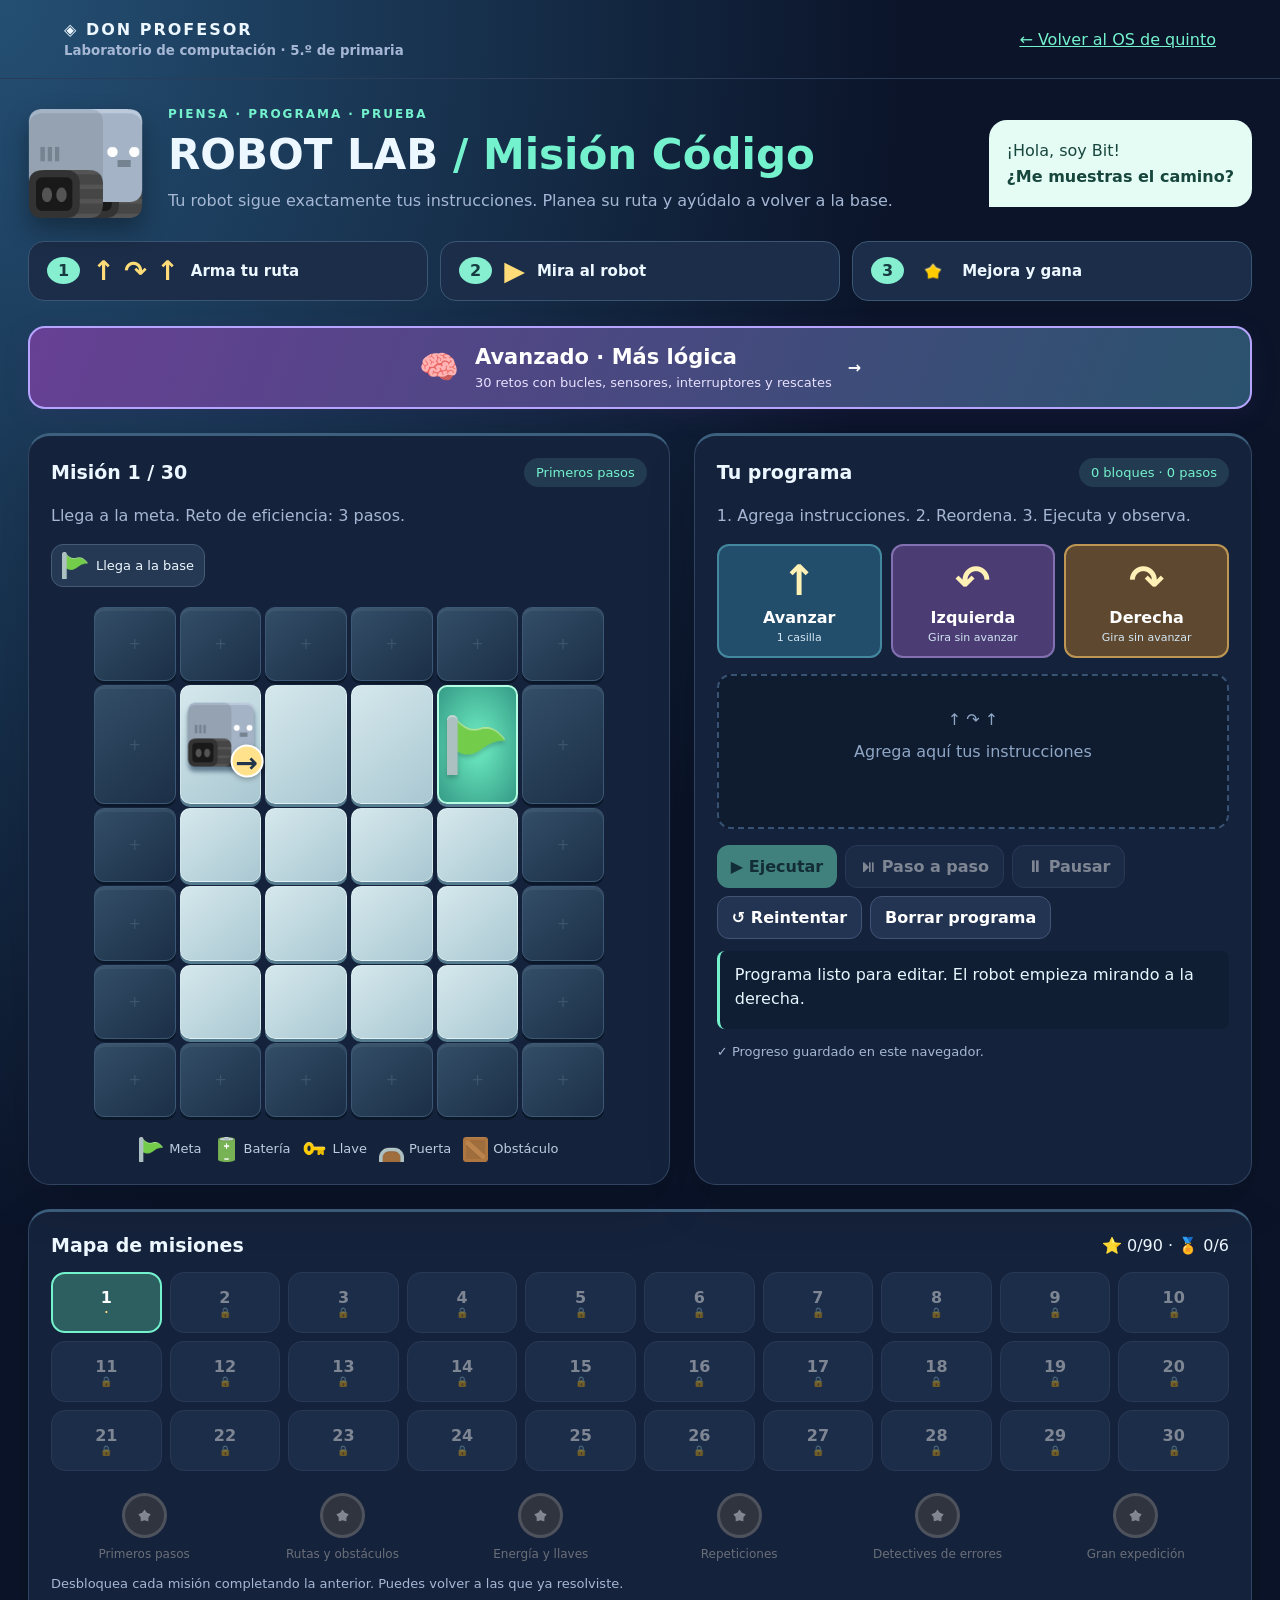
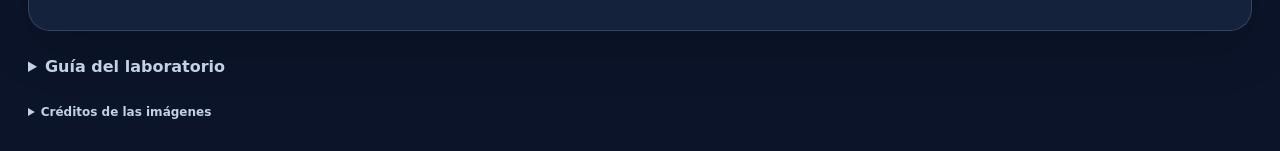
<file: robot-lab/index.html>
<!doctype html><html lang="es"><head><meta charset="utf-8"><meta name="viewport" content="width=device-width,initial-scale=1"><title>ROBOT LAB · Quinto · Don Profesor</title><style>
:root{font-family:system-ui,sans-serif;color:#ecf7ff;background:#0b1429;--mint:#6cf0c4;--muted:#a5b7d4}*{box-sizing:border-box}body{margin:0;background:radial-gradient(ellipse at 25% 10%,#233d6566,transparent 55%)}button,select{font:inherit}button,a,select{touch-action:manipulation}button{cursor:pointer;border:1px solid #425476;border-radius:12px;background:#233453;color:#fff;padding:11px 14px;font-weight:650}button:hover:not(:disabled){background:#364f79}button:disabled{opacity:.45;cursor:default}button:focus-visible,a:focus-visible,select:focus-visible{outline:3px solid #f7d479;outline-offset:3px}a{color:var(--mint)}header{padding:20px 5%;border-bottom:1px solid #2b3c58;display:flex;justify-content:space-between;gap:12px;align-items:center}.brand{font-weight:850;letter-spacing:2px}header small{display:block;color:var(--muted);letter-spacing:0;margin-top:4px}main{max-width:1320px;padding:28px;margin:auto}.eyebrow{color:var(--mint);font-weight:750;letter-spacing:2px;font-size:12px}h1{font-size:clamp(28px,4vw,42px);margin:9px 0}p{color:var(--muted);line-height:1.6}.layout{display:grid;grid-template-columns:minmax(300px,1.15fr) minmax(300px,1fr);gap:24px}.panel{background:#15223b;border:1px solid #304360;border-radius:22px;padding:22px;box-shadow:0 20px 50px #0002}.topline{display:flex;justify-content:space-between;align-items:center;gap:12px}.pill{background:#233b50;border-radius:20px;color:var(--mint);padding:7px 12px;font-size:13px}#grid{display:grid;gap:5px;margin:22px auto;max-width:510px;aspect-ratio:1}.cell{border-radius:9px;background:#243b56;display:grid;place-items:center;position:relative;font-size:clamp(17px,3vw,30px);border:1px solid #3a5571}.wall{background:#101c31;border-color:#1c2b42;box-shadow:inset 0 3px 6px #0005}.goal{background:#286252;border-color:var(--mint)}.bot{background:#72efd0;color:#113a42;border-radius:10px;width:80%;height:80%;display:grid;place-items:center;font-size:clamp(20px,3vw,36px);box-shadow:0 0 20px #6cf0c444}.legend{font-size:13px;color:#bdcce0;line-height:1.9}.tools{display:flex;gap:8px;flex-wrap:wrap;margin:12px 0}select{background:#101e35;color:white;padding:10px;border:1px solid #536785;border-radius:10px;max-width:100%}.primary{background:var(--mint);color:#123b35;border:0}.primary:hover:not(:disabled){background:#9ff6db}#program{min-height:160px;max-height:310px;overflow:auto;padding:0;list-style:none;counter-reset:line}#program li{display:flex;gap:6px;align-items:center;background:#233552;margin:7px 0;border-radius:12px;padding:7px;border:2px solid transparent}#program li.active{border-color:#f7d479;background:#4c442d}#program li:before{counter-increment:line;content:counter(line);color:#8da5c5;width:22px}#program .label{flex:1;font-weight:650}#program button{padding:6px 9px}#status{min-height:78px;border-left:3px solid var(--mint);background:#101e34;border-radius:8px;padding:12px 15px;color:#e8f6ff;line-height:1.5}#missions{display:grid;grid-template-columns:repeat(10,1fr);gap:8px;margin-top:16px}#missions button{padding:9px 2px;min-width:0}#missions button.current{border-color:var(--mint)}#missions small{display:block;font-size:10px;color:#ffda7d}.foot{font-size:13px}h2{font-size:19px;margin:0}#next{margin-top:10px}details{margin-top:22px;color:#c2d1e6;line-height:1.7}summary{cursor:pointer;font-weight:bold}@media(max-width:760px){main{padding:16px}.layout{grid-template-columns:1fr}.panel{padding:16px}header{padding:15px;flex-wrap:wrap}#missions{grid-template-columns:repeat(5,1fr)}}@media(prefers-reduced-motion:no-preference){.bot{animation:bob 2s ease-in-out infinite}@keyframes bob{50%{transform:translateY(-3px)}}}
</style><link rel="stylesheet" href="visual.css?v=4"></head><body><header><div class="brand">◈ DON PROFESOR<small>Laboratorio de computación · 5.º de primaria</small></div><a href="../">← Volver al OS de quinto</a></header><main><div class="hero"><img class="hero-robot" src="assets/robot-idle.png" alt="Bit, tu robot explorador"><div><div class="eyebrow">PIENSA · PROGRAMA · PRUEBA</div><h1>ROBOT LAB <span style="color:var(--mint)">/ Misión Código</span></h1><p>Tu robot sigue exactamente tus instrucciones. Planea su ruta y ayúdalo a volver a la base.</p></div><div class="hero-speech">¡Hola, soy Bit!<br><strong>¿Me muestras el camino?</strong></div></div><div class="visual-steps"><div><span>1</span><b class="step-icon">↑ ↷ ↑</b><strong>Arma tu ruta</strong></div><div><span>2</span><b class="step-icon">▶</b><strong>Mira al robot</strong></div><div><span>3</span><img src="assets/star.png" alt=""><strong>Mejora y gana</strong></div></div><a href="avanzado/" class="advanced-entry"><span style="font-size:32px" aria-hidden="true">🧠</span><div><b>Avanzado · Más lógica</b><small>30 retos con bucles, sensores, interruptores y rescates</small></div><strong aria-hidden="true">→</strong></a><div class="layout"><section class="panel"><div class="topline"><h2 id="title"></h2><span class="pill" id="chapter"></span></div><p id="objective"></p><div class="mission-items" id="missionItems"></div><div class="board-stage" id="boardStage"><div id="grid" role="img" aria-label="Tablero del robot"></div><div id="robotMarker" aria-hidden="true"><img id="robotSprite" src="assets/robot-idle.png" alt=""><span id="directionArrow">→</span></div><div id="celebration" hidden><img src="assets/robot-win.png" alt="Robot celebrando"><strong>¡Lo lograste!</strong><div id="winStars"></div></div><div id="particles" aria-hidden="true"></div></div><div class="legend"><span><img src="assets/goal.png" alt="">Meta</span><span><img src="assets/battery.png" alt="">Batería</span><span><img src="assets/key.png" alt="">Llave</span><span><img src="assets/door.png" alt="">Puerta</span><span><img src="assets/crate.png" alt="">Obstáculo</span></div></section><section class="panel"><div class="topline"><h2>Tu programa</h2><span class="pill" id="counter">0 instrucciones</span></div><p>1. Agrega instrucciones. 2. Reordena. 3. Ejecuta y observa.</p><div class="tools" id="palette"><button data-op="F"><b class="command-icon">↑</b>Avanzar<span>1 casilla</span></button><button data-op="L"><b class="command-icon">↶</b>Izquierda<span>Gira sin avanzar</span></button><button data-op="R"><b class="command-icon">↷</b>Derecha<span>Gira sin avanzar</span></button></div><label id="repeatLabel">Repetir cada bloque <select id="repeat" aria-label="Número de repeticiones"><option value="1">1 vez</option><option value="2">2 veces</option><option value="3">3 veces</option><option value="4">4 veces</option></select></label><ol id="program" aria-label="Secuencia de instrucciones"></ol><div class="tools"><button class="primary" id="run">▶ Ejecutar</button><button id="step">⏯ Paso a paso</button><button id="pause">⏸ Pausar</button><button id="retry">↺ Reintentar</button><button id="clear">Borrar programa</button></div><div id="status" role="status" aria-live="polite"></div><button id="next" class="primary" hidden>Siguiente misión →</button><p class="foot" id="save"></p></section></div><section class="panel" style="margin-top:24px"><div class="topline"><h2>Mapa de misiones</h2><span id="awards"></span></div><div id="missions"></div><div id="medalShelf" class="medal-shelf" aria-label="Medallas por capítulo"></div><p class="foot">Desbloquea cada misión completando la anterior. Puedes volver a las que ya resolviste.</p></section><details><summary>Guía del laboratorio</summary><p>Avanzar mueve una casilla en la dirección de la flecha. Girar cambia la dirección sin mover al robot. «Repetir» ejecuta varias veces el mismo bloque y se desbloquea en la misión 16. Puedes mover o eliminar bloques con sus botones. En las misiones 21–25 recibirás un programa con un error: pruébalo, identifica la instrucción y corrígela.</p><p>Ganas una estrella por llegar con todos los objetos; otra por usar como máximo la cantidad de pasos indicada; y otra por resolver sin intentos fallidos. Reintentar permite corregir; tu mejor resultado se conserva. Obtienes una medalla por cada grupo de cinco misiones. El progreso se guarda solo en este navegador, en esta computadora; no se comparte entre alumnos ni equipos.</p></details><details class="credits"><summary>Créditos de las imágenes</summary><p>Robots y objetos: <a href="https://opengameart.org/content/robot-pack">Kenney · Robot Pack</a> y <a href="https://opengameart.org/content/platformer-art-deluxe">Platformer Art Deluxe</a>, CC0. Batería: <a href="https://github.com/jdecked/twemoji">Twemoji</a>, gráficos © Twitter, Inc. y colaboradores, <a href="https://creativecommons.org/licenses/by/4.0/">CC BY 4.0</a>. Imágenes PNG guardadas con el juego; animaciones creadas para ROBOT LAB.</p></details></main><script src="engine.js"></script><script src="game.js?v=2"></script></body></html>
</file>
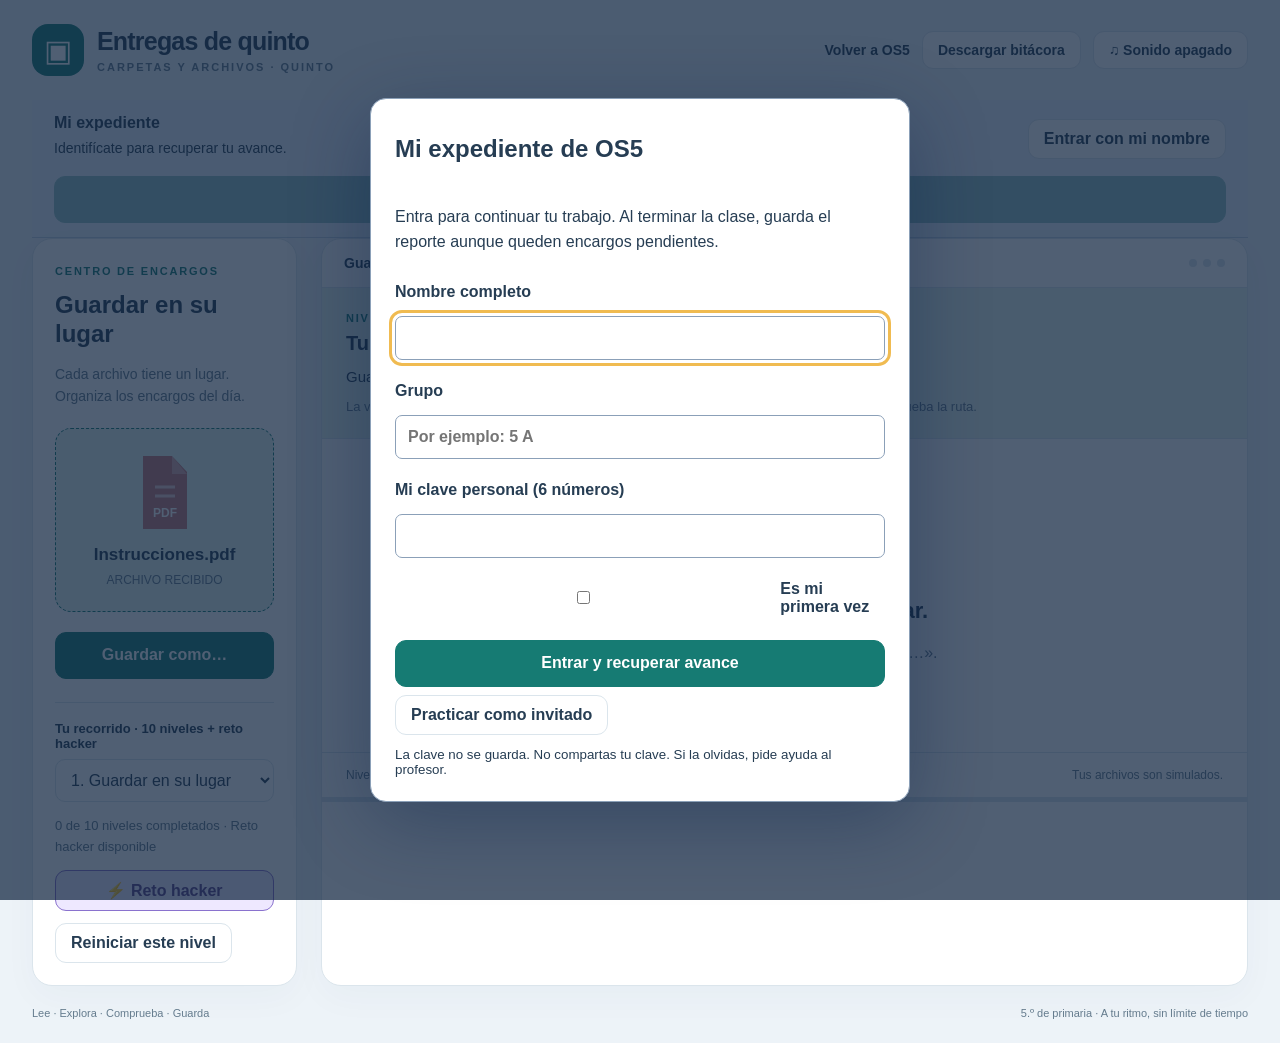
<file: actividades/entregas/index.html>
<!doctype html><html lang="es"><head><meta charset="utf-8"><meta name="viewport" content="width=device-width,initial-scale=1"><title>Entregas de quinto · OS5</title><link rel="stylesheet" href="../archivo-engine/style.css?v=registro-1"></head><body class="central" data-theme="central"><div class="app"><header><div class="identity"><span class="emblem" aria-hidden="true">▣</span><div><h1>Entregas de quinto</h1><small>CARPETAS Y ARCHIVOS · QUINTO</small></div></div><div class="header-tools"><a href="../../index.html" class="back">Volver a OS5</a><button id="download-evidence">Descargar bitácora</button><button id="sound" aria-pressed="false">♫ Sonido apagado</button></div></header><section class="registro-bar" aria-label="Expediente escolar"><div><strong id="registro-student">Mi expediente</strong><p id="registro-status" role="status">Identifícate para recuperar tu avance.</p></div><button id="registro-open">Entrar con mi nombre</button><button id="registro-send" class="primary" disabled>Guardar y terminar clase</button><button id="registro-recover" hidden>Recuperar el avance más reciente</button><button id="registro-switch" hidden>Cambiar alumno</button></section><main><aside class="panel dispatch"><span class="eyebrow">CENTRO DE ENCARGOS</span><h2 id="level-title"></h2><p class="brief" id="story"></p><div class="file-preview" id="file-preview"></div><button class="primary" id="begin">Guardar como…</button><div class="levels"><label for="level-select">Tu recorrido · 10 niveles + reto hacker</label><select id="level-select"></select><p class="collection" id="collection"></p><button id="hacker" class="hacker-button">⚡ Reto hacker</button><button id="retry">Reiniciar este nivel</button></div></aside><section class="panel workspace" aria-label="Explorador de archivos"><div class="window-bar"><span id="window-title">Terminal de archivos</span><span class="lights" aria-hidden="true"><i></i><i></i><i></i></span></div><div class="task"><span class="eyebrow" id="order-number"></span><h2 id="order-title">Tu encargo</h2><div class="route-request" id="request"></div><p id="extra"></p></div><div id="idle" class="idle"><span class="big-icon" aria-hidden="true">▱</span><strong>Un archivo espera su lugar.</strong><p>Lee el encargo y pulsa «Guardar como…».</p></div><div class="explorer" id="explorer" hidden><div class="save-window-title"><span aria-hidden="true">▧</span><strong id="save-dialog-title">Guardar como</strong><button id="cancel-save" aria-label="Cerrar ventana Guardar como">×</button></div><div class="toolbar"><button id="up" aria-label="Subir una carpeta">Subir</button><nav class="breadcrumb" id="breadcrumb" aria-label="Ruta actual"></nav><button id="new-folder" hidden>Nueva carpeta</button></div><p class="tip">Un clic selecciona una carpeta. Doble clic o «Abrir carpeta» para entrar.</p><div class="file-browser"><nav id="folder-tree" class="folder-tree" aria-label="Carpetas de Windows"></nav><section class="file-list" aria-label="Contenido de la carpeta"><div class="folder-list-heading"><span>Nombre</span><span>Tipo</span></div><div id="folders" class="folders"></div><button id="open-folder" disabled>Abrir carpeta</button></section></div><div class="save-row"><label for="filename">Nombre del archivo<input id="filename" autocomplete="off" spellcheck="false"></label><div class="save-actions"><button class="primary" id="save">Guardar</button><button id="cancel-bottom">Cancelar</button></div></div><p class="windows-tip"><strong>¿Dónde quedará?</strong> En la carpeta que muestra la ruta de arriba. Descargas es el destino inicial; puedes elegir otro a la izquierda.</p></div><div class="feedback" id="feedback" role="status" aria-live="polite" hidden><strong id="onomatopoeia"></strong><p id="feedback-text"></p><button id="continue" hidden>Siguiente encargo</button></div><div class="bottom"><span id="counter"></span><span id="saved-path">Tus archivos son simulados.</span></div><div class="progress"><div id="progress"></div></div></section></main><footer><span>Lee · Explora · Comprueba · Guarda</span><span>5.º de primaria · A tu ritmo, sin límite de tiempo</span></footer></div><dialog id="folder-dialog" aria-labelledby="folder-title"><form id="folder-form"><h2 id="folder-title">Nueva carpeta</h2><label for="folder-name">Nombre de la carpeta</label><input id="folder-name" autocomplete="off" maxlength="60" required><p id="folder-error" class="form-error" role="status"></p><div class="actions"><button type="button" id="folder-cancel">Cancelar</button><button type="submit">Crear carpeta</button></div></form></dialog><dialog id="reset-dialog" aria-labelledby="reset-title"><h2 id="reset-title">¿Reiniciar este nivel?</h2><p>Volverás al primer encargo de este nivel. Los otros niveles completados se conservan.</p><div class="actions"><button id="reset-cancel">Cancelar</button><button id="reset-confirm">Reiniciar nivel</button></div></dialog><dialog id="registro-dialog" aria-labelledby="registro-title"><form id="registro-form"><h2 id="registro-title">Mi expediente de OS5</h2><p>Entra para continuar tu trabajo. Al terminar la clase, guarda el reporte aunque queden encargos pendientes.</p><label>Nombre completo<input id="alumno-name" required maxlength="80" autocomplete="name"></label><label>Grupo<input id="alumno-group" required maxlength="20" placeholder="Por ejemplo: 5 A"></label><label>Mi clave personal (6 números)<input id="alumno-pin" required type="password" inputmode="numeric" pattern="[0-9]{6}" maxlength="6" autocomplete="off"></label><label class="first-check"><input type="checkbox" id="alumno-first"> Es mi primera vez</label><label id="class-row" hidden>Código de clase que me da el profesor<input id="alumno-class" maxlength="30" autocomplete="off"></label><p id="registro-error" role="alert"></p><div class="registro-actions"><button id="registro-enter" class="primary" type="submit">Entrar y recuperar avance</button><button id="registro-guest" type="button">Practicar como invitado</button></div><small>La clave no se guarda. No compartas tu clave. Si la olvidas, pide ayuda al profesor.</small></form></dialog><script src="../archivo-engine/registro-config.js?v=registro-1"></script><script src="../archivo-engine/registro.js?v=registro-1"></script><script src="../archivo-engine/rules.js?v=registro-1"></script><script src="../archivo-engine/evidence.js?v=registro-1"></script><script src="../archivo-engine/game.js?v=registro-1"></script></body></html>
</file>
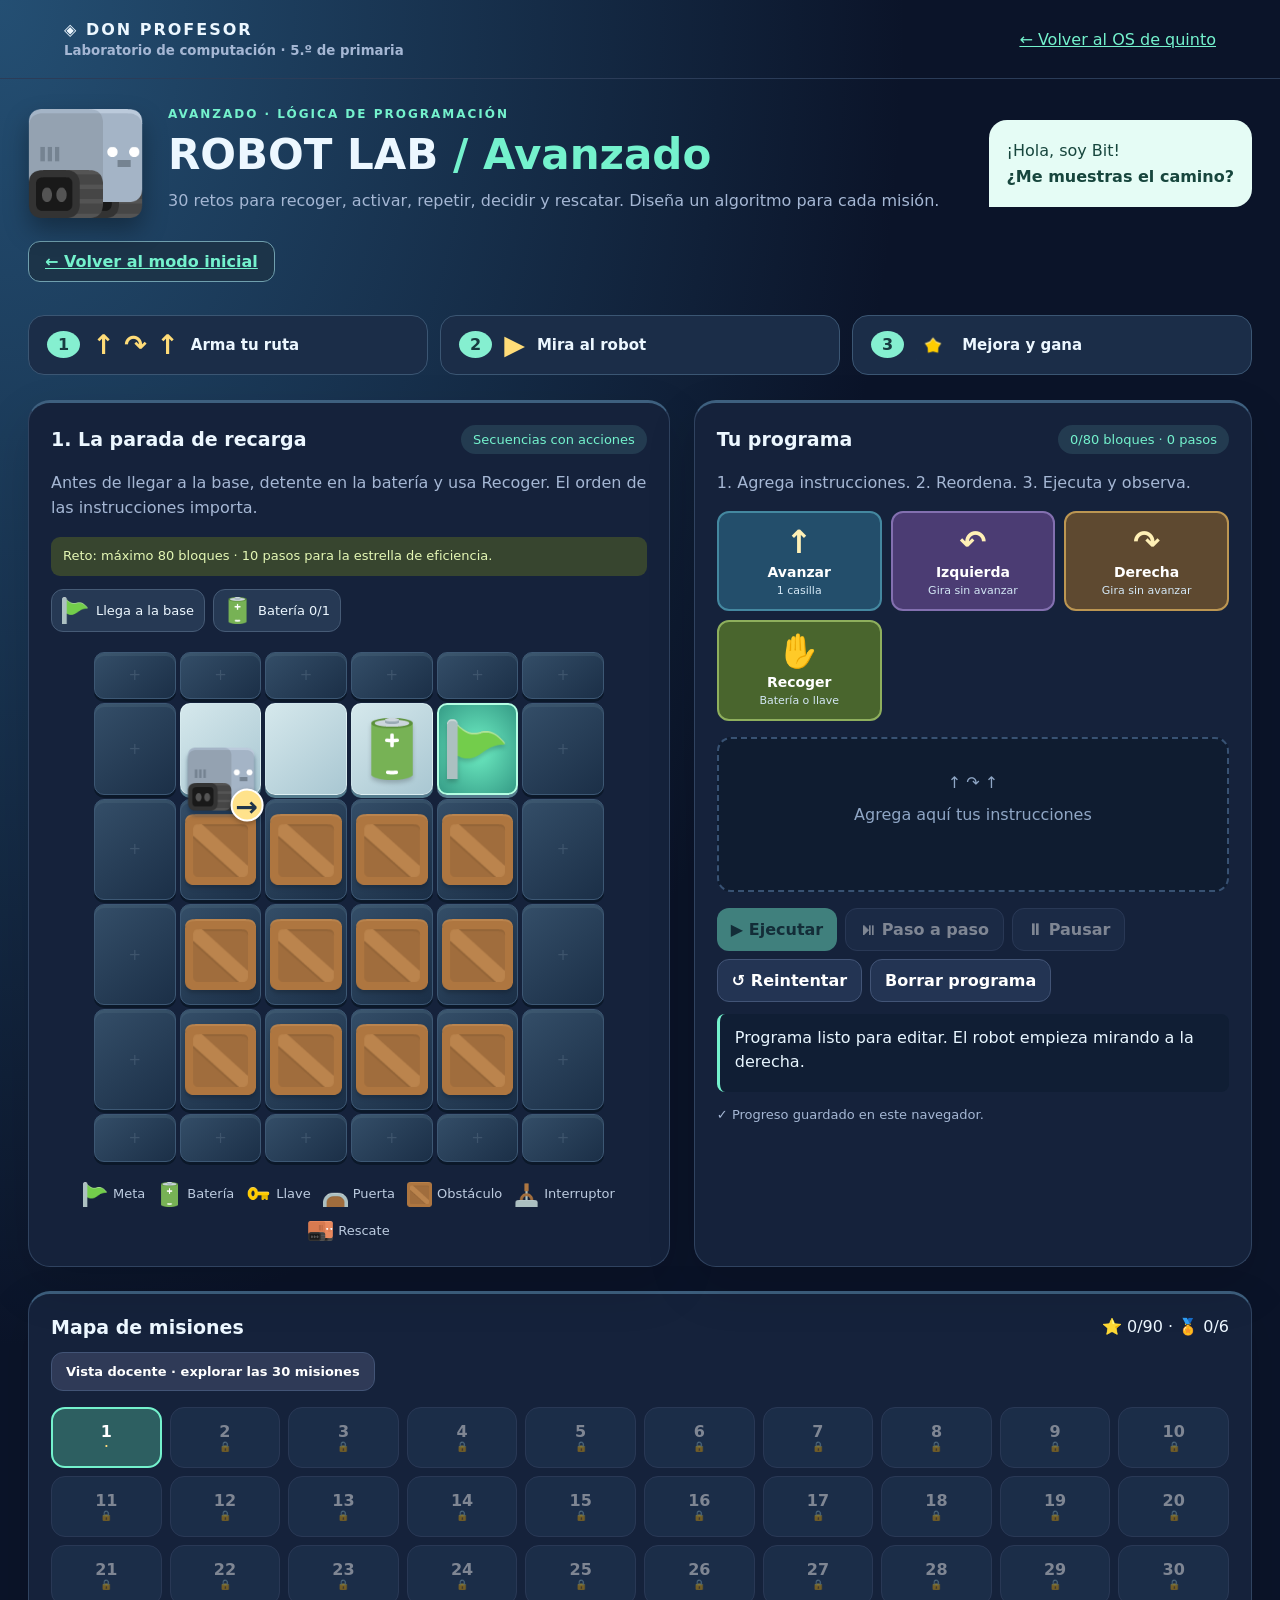
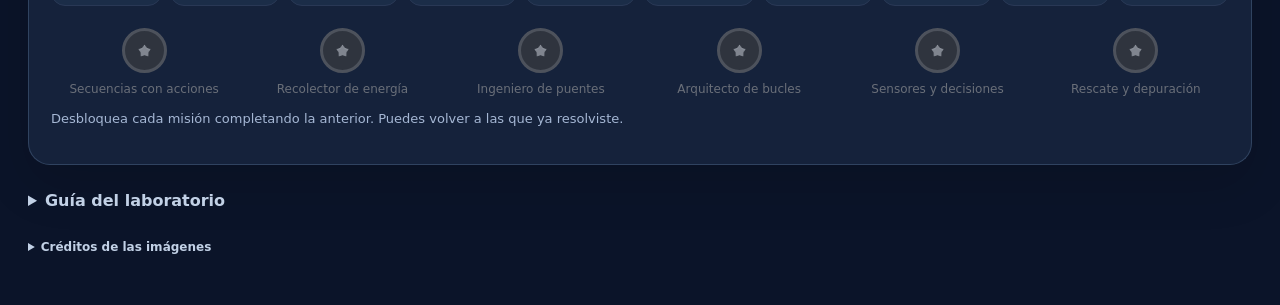
<file: robot-lab/avanzado/index.html>
<!doctype html><html lang="es"><head><meta charset="utf-8"><meta name="viewport" content="width=device-width,initial-scale=1"><title>ROBOT LAB Avanzado · Quinto · Don Profesor</title><style>
:root{font-family:system-ui,sans-serif;color:#ecf7ff;background:#0b1429;--mint:#6cf0c4;--muted:#a5b7d4}*{box-sizing:border-box}body{margin:0;background:radial-gradient(ellipse at 25% 10%,#233d6566,transparent 55%)}button,select{font:inherit}button,a,select{touch-action:manipulation}button{cursor:pointer;border:1px solid #425476;border-radius:12px;background:#233453;color:#fff;padding:11px 14px;font-weight:650}button:hover:not(:disabled){background:#364f79}button:disabled{opacity:.45;cursor:default}button:focus-visible,a:focus-visible,select:focus-visible{outline:3px solid #f7d479;outline-offset:3px}a{color:var(--mint)}header{padding:20px 5%;border-bottom:1px solid #2b3c58;display:flex;justify-content:space-between;gap:12px;align-items:center}.brand{font-weight:850;letter-spacing:2px}header small{display:block;color:var(--muted);letter-spacing:0;margin-top:4px}main{max-width:1320px;padding:28px;margin:auto}.eyebrow{color:var(--mint);font-weight:750;letter-spacing:2px;font-size:12px}h1{font-size:clamp(28px,4vw,42px);margin:9px 0}p{color:var(--muted);line-height:1.6}.layout{display:grid;grid-template-columns:minmax(300px,1.15fr) minmax(300px,1fr);gap:24px}.panel{background:#15223b;border:1px solid #304360;border-radius:22px;padding:22px;box-shadow:0 20px 50px #0002}.topline{display:flex;justify-content:space-between;align-items:center;gap:12px}.pill{background:#233b50;border-radius:20px;color:var(--mint);padding:7px 12px;font-size:13px}#grid{display:grid;gap:5px;margin:22px auto;max-width:510px;aspect-ratio:1}.cell{border-radius:9px;background:#243b56;display:grid;place-items:center;position:relative;font-size:clamp(17px,3vw,30px);border:1px solid #3a5571}.wall{background:#101c31;border-color:#1c2b42;box-shadow:inset 0 3px 6px #0005}.goal{background:#286252;border-color:var(--mint)}.bot{background:#72efd0;color:#113a42;border-radius:10px;width:80%;height:80%;display:grid;place-items:center;font-size:clamp(20px,3vw,36px);box-shadow:0 0 20px #6cf0c444}.legend{font-size:13px;color:#bdcce0;line-height:1.9}.tools{display:flex;gap:8px;flex-wrap:wrap;margin:12px 0}select{background:#101e35;color:white;padding:10px;border:1px solid #536785;border-radius:10px;max-width:100%}.primary{background:var(--mint);color:#123b35;border:0}.primary:hover:not(:disabled){background:#9ff6db}#program{min-height:160px;max-height:310px;overflow:auto;padding:0;list-style:none;counter-reset:line}#program li{display:flex;gap:6px;align-items:center;background:#233552;margin:7px 0;border-radius:12px;padding:7px;border:2px solid transparent}#program li.active{border-color:#f7d479;background:#4c442d}#program li:before{counter-increment:line;content:counter(line);color:#8da5c5;width:22px}#program .label{flex:1;font-weight:650}#program button{padding:6px 9px}#status{min-height:78px;border-left:3px solid var(--mint);background:#101e34;border-radius:8px;padding:12px 15px;color:#e8f6ff;line-height:1.5}#missions{display:grid;grid-template-columns:repeat(10,1fr);gap:8px;margin-top:16px}#missions button{padding:9px 2px;min-width:0}#missions button.current{border-color:var(--mint)}#missions small{display:block;font-size:10px;color:#ffda7d}.foot{font-size:13px}h2{font-size:19px;margin:0}#next{margin-top:10px}details{margin-top:22px;color:#c2d1e6;line-height:1.7}summary{cursor:pointer;font-weight:bold}@media(max-width:760px){main{padding:16px}.layout{grid-template-columns:1fr}.panel{padding:16px}header{padding:15px;flex-wrap:wrap}#missions{grid-template-columns:repeat(5,1fr)}}@media(prefers-reduced-motion:no-preference){.bot{animation:bob 2s ease-in-out infinite}@keyframes bob{50%{transform:translateY(-3px)}}}
</style><link rel="stylesheet" href="visual.css?v=3"></head><body><header><div class="brand">◈ DON PROFESOR<small>Laboratorio de computación · 5.º de primaria</small></div><a href="../../">← Volver al OS de quinto</a></header><main><div class="hero"><img class="hero-robot" src="../assets/robot-idle.png" alt="Bit, tu robot explorador"><div><div class="eyebrow">AVANZADO · LÓGICA DE PROGRAMACIÓN</div><h1>ROBOT LAB <span style="color:var(--mint)">/ Avanzado</span></h1><p>30 retos para recoger, activar, repetir, decidir y rescatar. Diseña un algoritmo para cada misión.</p></div><div class="hero-speech">¡Hola, soy Bit!<br><strong>¿Me muestras el camino?</strong></div></div><a class="mode-link" href="../">← Volver al modo inicial</a><div class="visual-steps"><div><span>1</span><b class="step-icon">↑ ↷ ↑</b><strong>Arma tu ruta</strong></div><div><span>2</span><b class="step-icon">▶</b><strong>Mira al robot</strong></div><div><span>3</span><img src="../assets/star.png" alt=""><strong>Mejora y gana</strong></div></div><div id="teacherBanner" class="teacher-banner" hidden>Vista docente · todas las misiones disponibles para probar. No se guardan estrellas.</div><div class="layout"><section class="panel"><div class="topline"><h2 id="title"></h2><span class="pill" id="chapter"></span></div><p id="objective"></p><p id="challenge" class="challenge"></p><div class="mission-items" id="missionItems"></div><div class="board-stage" id="boardStage"><div id="grid" role="img" aria-label="Tablero del robot"></div><div id="robotMarker" aria-hidden="true"><img id="robotSprite" src="../assets/robot-idle.png" alt=""><span id="directionArrow">→</span></div><div id="celebration" hidden><img src="../assets/robot-win.png" alt="Robot celebrando"><strong>¡Lo lograste!</strong><div id="winStars"></div></div><div id="particles" aria-hidden="true"></div></div><div class="legend"><span><img src="../assets/goal.png" alt="">Meta</span><span><img src="../assets/battery.png" alt="">Batería</span><span><img src="../assets/key.png" alt="">Llave</span><span><img src="../assets/door.png" alt="">Puerta</span><span><img src="../assets/crate.png" alt="">Obstáculo</span><span><img src="../assets/switch.png" alt="">Interruptor</span><span><img src="../assets/friend.png" alt="">Rescate</span></div></section><section class="panel"><div class="topline"><h2>Tu programa</h2><span class="pill" id="counter">0 instrucciones</span></div><p>1. Agrega instrucciones. 2. Reordena. 3. Ejecuta y observa.</p><div class="tools" id="palette"><button data-op="F"><b class="command-icon">↑</b>Avanzar<span>1 casilla</span></button><button data-op="L"><b class="command-icon">↶</b>Izquierda<span>Gira sin avanzar</span></button><button data-op="R"><b class="command-icon">↷</b>Derecha<span>Gira sin avanzar</span></button><button data-op="C"><b class="command-icon">✋</b>Recoger<span>Batería o llave</span></button><button data-op="S"><b class="command-icon">⏻</b>Activar<span>Sobre interruptor</span></button><button data-op="U"><b class="command-icon">🔓</b>Abrir puerta<span>Con llave, enfrente</span></button><button data-op="H"><b class="command-icon">🛟</b>Rescatar<span>Sobre el compañero</span></button></div><div id="loopTools" class="tool-box" hidden><label>🔁 Repetir secuencia <select id="loopCount" aria-label="Veces del bucle"><option value="2">2 veces</option><option value="3" selected>3 veces</option><option value="4">4 veces</option></select></label><button id="addLoop">Agregar Repetir</button><button id="addEnd">Agregar Fin</button><small>Repetir → instrucciones del patrón → Fin. Todo lo que quede dentro se repite.</small></div><div id="sensorTools" class="tool-box" hidden><label>👁 Si <select id="sensorWhen" aria-label="Condición del sensor"><option value="battery">hay batería aquí</option><option value="wall">hay pared delante</option><option value="switch">hay interruptor aquí</option><option value="robot">hay robot aquí</option></select></label><label>Entonces <select id="sensorAction" aria-label="Acción del sensor"><option value="C">Recoger</option><option value="R">Girar derecha</option><option value="L">Girar izquierda</option><option value="S">Activar interruptor</option><option value="H">Rescatar</option><option value="F">Avanzar</option></select></label><button id="addSensor">Agregar decisión</button><small>Si es verdadero, actúa. Si es falso, pasa al siguiente bloque. Se evalúa cuando Bit llega a esa instrucción.</small></div><label id="repeatLabel">Repetir solo la siguiente instrucción <select id="repeat" aria-label="Número de repeticiones"><option value="1">1 vez</option><option value="2">2 veces</option><option value="3">3 veces</option><option value="4">4 veces</option></select></label><ol id="program" aria-label="Secuencia de instrucciones"></ol><div class="tools"><button class="primary" id="run">▶ Ejecutar</button><button id="step">⏯ Paso a paso</button><button id="pause">⏸ Pausar</button><button id="retry">↺ Reintentar</button><button id="clear">Borrar programa</button></div><div id="status" role="status" aria-live="polite"></div><button id="next" class="primary" hidden>Siguiente misión →</button><p class="foot" id="save"></p></section></div><section class="panel" style="margin-top:24px"><div class="topline"><h2>Mapa de misiones</h2><span id="awards"></span></div><button id="teacherToggle" class="teacher-toggle">Vista docente · explorar las 30 misiones</button><div id="missions"></div><div id="medalShelf" class="medal-shelf" aria-label="Medallas por capítulo"></div><p class="foot">Desbloquea cada misión completando la anterior. Puedes volver a las que ya resolviste.</p></section><details><summary>Guía del laboratorio</summary><p><b>1–5 · Secuencias con acciones:</b> planea recogidas, rescates, apertura de puertas y activación de puentes. <b>6–10 · Energía:</b> detente sobre cada batería y pulsa Recoger. <b>11–15 · Ingeniería:</b> activa interruptores para encender puentes; recoge la llave y abre la puerta cuando esté justo delante.</p><p><b>16–20 · Bucles:</b> agrega Repetir, coloca un patrón de varias instrucciones y ciérralo con Fin. <b>21–25 · Sensores:</b> agrega decisiones «Si… entonces…». El robot comprueba la condición en ese momento. <b>26–30 · Rescate:</b> combina bucles, sensores y robots perdidos; corrige los programas averiados.</p><p>Pulsa Reintentar para devolver a Bit al inicio y editar tu programa. Ganas una estrella por cumplir todos los objetivos, otra por eficiencia y otra por resolver sin fallos. El progreso se guarda solo en este navegador. El modo avanzado guarda su propio progreso sin modificar el modo inicial.</p><p>La vista docente permite explorar todas las misiones y probar soluciones sin guardar estrellas. No es una evaluación protegida ni requiere contraseña.</p></details><details class="credits"><summary>Créditos de las imágenes</summary><p>Robots y objetos: <a href="https://opengameart.org/content/robot-pack">Kenney · Robot Pack</a> y <a href="https://opengameart.org/content/platformer-art-deluxe">Platformer Art Deluxe</a>, CC0. Batería: <a href="https://github.com/jdecked/twemoji">Twemoji</a>, gráficos © Twitter, Inc. y colaboradores, <a href="https://creativecommons.org/licenses/by/4.0/">CC BY 4.0</a>. Imágenes PNG guardadas con el juego; animaciones creadas para ROBOT LAB.</p></details></main><script src="engine.js?v=3"></script><script src="game.js?v=3"></script></body></html>
</file>
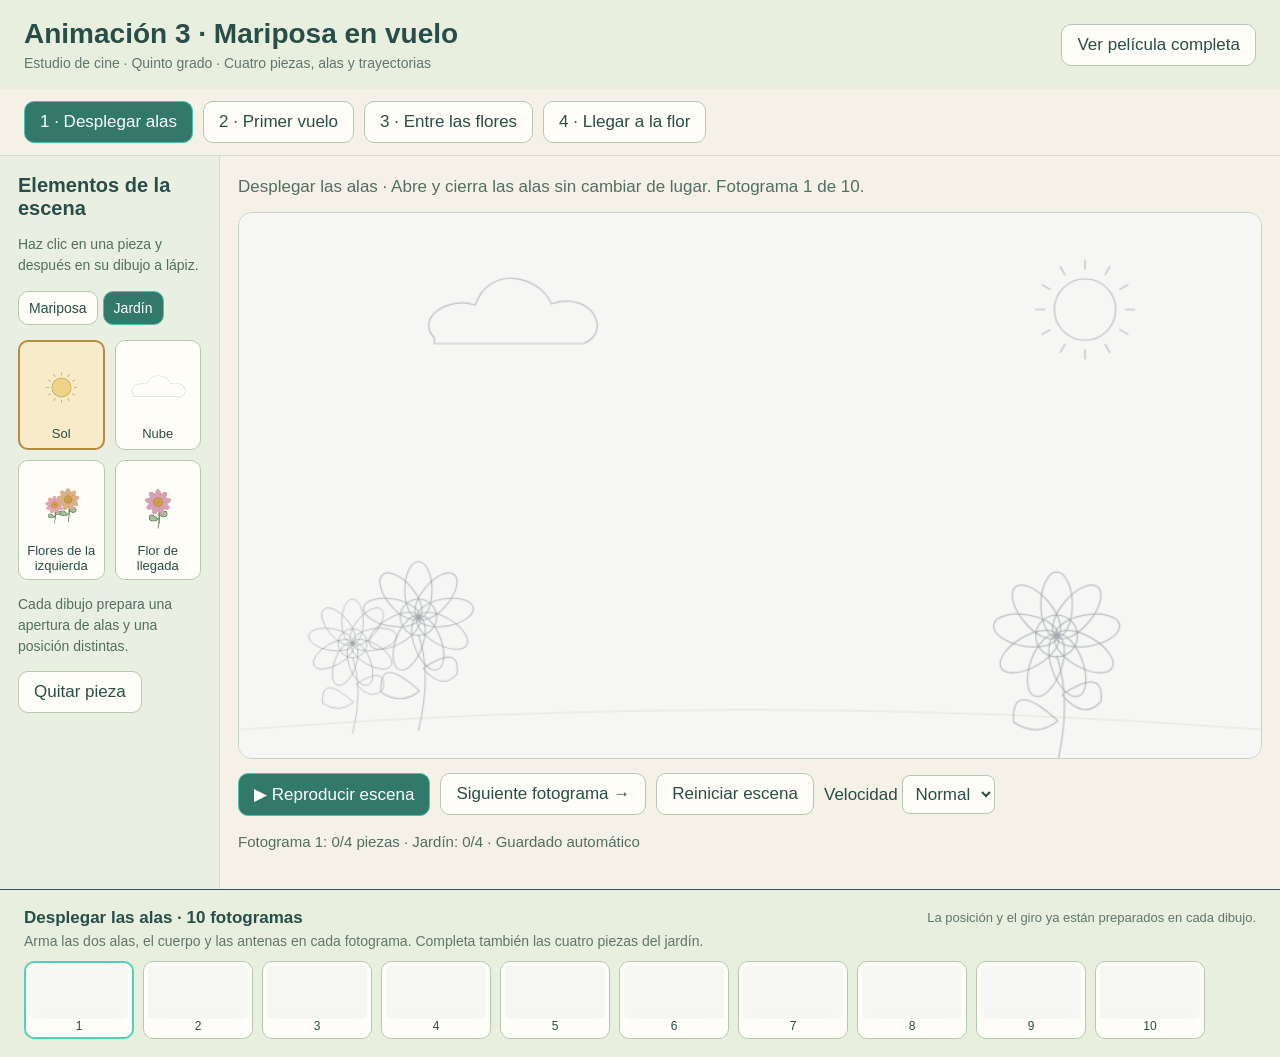
<file: animacion-mariposa.html>
<!doctype html><html lang="es"><meta charset="utf-8"><meta name="viewport" content="width=device-width,initial-scale=1"><title>Animación 3 · Mariposa en vuelo</title><style>
*{box-sizing:border-box}body{margin:0;font:17px 'Trebuchet MS',Arial,sans-serif;color:#dae9ef;background:#101d2c}button,select{font:inherit}button{cursor:pointer;color:inherit;border:1px solid #4c6577;border-radius:10px;background:#20364a;padding:10px 15px}button:hover{background:#2d4b61}button:focus-visible,select:focus-visible{outline:3px solid #f6bd69;outline-offset:3px}button:disabled{opacity:.5;cursor:default}[hidden]{display:none!important}.top{padding:18px 24px;display:flex;justify-content:space-between;align-items:center;gap:16px;background:#132536}.top h1{font-size:28px;margin:0}.top p{font-size:14px;margin:5px 0 0;color:#a9beca}.scenes{display:flex;gap:10px;padding:12px 24px;border-bottom:1px solid #345064;flex-wrap:wrap}.scenes .active,.tabs .active{background:#0f766e;border-color:#4bc3b3}.layout{max-width:1420px;margin:auto;display:grid;grid-template-columns:220px 1fr}.shelf{padding:18px;background:#172a3b;border-right:1px solid #345064}.shelf h2{font-size:20px;margin:0 0 8px}.shelf p{font-size:14px;line-height:1.5;color:#b5c8d3}.tabs{display:flex;gap:5px;margin:15px 0}.tabs button{padding:8px 10px;font-size:14px}.pieces{display:grid;grid-template-columns:1fr 1fr;gap:10px}.piece{padding:6px;font-size:13px;min-height:110px;background:#20364a}.piece canvas{width:100%;height:76px;display:block;object-fit:contain;pointer-events:none}.piece.selected{border:2px solid #f4b762;background:#395063}.piece.placed{box-shadow:inset 0 -4px #38bca3}.workspace{padding:18px;min-width:0}.instruction{line-height:1.5;margin:0 0 12px;color:#cadbe4}.stage-wrap{border:1px solid #3d5b72;border-radius:14px;overflow:hidden;background:#eff2f5}#stage{display:block;width:100%;height:auto;touch-action:manipulation}.tools{display:flex;align-items:center;gap:10px;margin-top:14px;flex-wrap:wrap}.primary{background:#0d7c70;border-color:#46c6af;color:white}.primary:hover{background:#0c655e}.tools select{color:white;background:#20364a;padding:8px;border:1px solid #4c6577;border-radius:8px}#status{font-size:15px;color:#bad5e0;min-height:25px;line-height:1.5}.timeline{border-top:1px solid #345064;padding:18px 24px;background:#132536}.timeline-head{display:flex;justify-content:space-between;gap:12px;align-items:center}.timeline p{margin:5px 0 12px;font-size:14px;color:#afc5d2}.frames{display:grid;grid-template-columns:repeat(auto-fill,minmax(86px,110px));gap:9px}.frame{padding:4px;font-size:12px;background:#20364a}.frame canvas{display:block;width:100%;height:auto;border-radius:5px}.frame.active{border:2px solid #50d1b5}.reward{padding:12px 15px;border:1px solid #4dbd9f;border-radius:10px;color:#b4efda;background:#143b3e;margin-top:12px}.legend{font-size:13px;color:#95afbd}.frames .done{color:#8be1c7}@media(max-width:760px){.top{padding:12px}.top h1{font-size:23px}.top button{font-size:14px}.scenes{padding:10px}.layout{grid-template-columns:1fr}.shelf{border-right:0;border-bottom:1px solid #345064;padding:12px}.shelf p{margin:5px 0}.pieces{grid-template-columns:repeat(4,1fr)}.piece{min-height:85px}.piece canvas{height:55px}.tabs{margin:8px 0}.workspace{padding:12px}.timeline{padding:12px}.timeline-head{flex-wrap:wrap}.frames{grid-template-columns:repeat(4,minmax(0,1fr))}}
body{background:#f5f1e7;color:#294d48}.top,.timeline{background:#e8efdf}.top p,.timeline p,.legend{color:#60766d}.scenes{border-color:#d3decf}.shelf{background:#eaf0e1;border-color:#d3decf}.shelf p,.instruction,#status{color:#526f62}button{background:#fffdf7;color:#294d48;border-color:#b6c8b4}button:hover{background:#deebd9}.primary,.scenes .active,.tabs .active{background:#327969;color:white}.stage-wrap{border-color:#c5d5c3}.piece,.frame{background:#fffdf7}.piece.selected{background:#f7ebc9;border-color:#b68a41}.reward{background:#e2efda;color:#315e48}.tools select{background:#fffdf7;color:#294d48;border-color:#b6c8b4}</style><body><header class="top"><div><h1>Animación 3 · Mariposa en vuelo</h1><p>Estudio de cine · Quinto grado · Cuatro piezas, alas y trayectorias</p></div><button id="film">Ver película completa</button></header><nav class="scenes" aria-label="Escenas"><button data-scene="0">1 · Desplegar alas</button><button data-scene="1">2 · Primer vuelo</button><button data-scene="2">3 · Entre las flores</button><button data-scene="3">4 · Llegar a la flor</button></nav><div class="layout"><aside class="shelf"><h2>Elementos de la escena</h2><p>Haz clic en una pieza y después en su dibujo a lápiz.</p><nav class="tabs" aria-label="Tipo de piezas"><button data-palette="body">Mariposa</button><button data-palette="garden">Jardín</button></nav><div id="pieces" class="pieces"></div><p>Cada dibujo prepara una apertura de alas y una posición distintas.</p><button id="remove">Quitar pieza</button></aside><main class="workspace"><p id="instruction" class="instruction">Cargando las ilustraciones…</p><div class="stage-wrap"><canvas id="stage" width="900" height="480" aria-label="Escenario del jardín para armar la mariposa"></canvas></div><div class="tools"><button id="play" class="primary">▶ Reproducir escena</button><button id="next">Siguiente fotograma →</button><button id="reset">Reiniciar escena</button><label>Velocidad <select id="speed"><option value="420">Lenta</option><option value="230" selected>Normal</option><option value="130">Rápida</option></select></label></div><p id="status" role="status" aria-live="polite"></p><div id="reward" class="reward" hidden></div></main></div><section class="timeline"><div class="timeline-head"><b id="timeline-title">Tus fotogramas</b><span class="legend">La posición y el giro ya están preparados en cada dibujo.</span></div><p>Arma las dos alas, el cuerpo y las antenas en cada fotograma. Completa también las cuatro piezas del jardín.</p><div id="frames" class="frames"></div></section><script>'use strict';
const $=s=>document.querySelector(s),canvas=$('#stage'),ctx=canvas.getContext('2d');
const names=['Ala izquierda','Ala derecha','Cuerpo','Antenas'];const gardenNames=['Sol','Nube','Flores de la izquierda','Flor de llegada'];
const scenes=[{name:'Desplegar las alas',count:10,story:'Abre y cierra las alas sin cambiar de lugar.'},{name:'Primer vuelo',count:12,story:'La mariposa despega y gana altura.'},{name:'Entre las flores',count:14,story:'Une las curvas y los cambios de inclinación.'},{name:'Llegar a la flor',count:16,story:'Reduce la velocidad y desciende hasta la flor.'}];
const garden=[{x:745,y:85,w:90,h:90},{x:240,y:90,w:150,h:75},{x:130,y:380,w:160,h:195},{x:720,y:385,w:165,h:190}];const KEY='os5-mariposa-v1';
let projects=[],scene=0,current=0,selected=0,palette='body',playing=false,timer=null;
function fresh(){return scenes.map(s=>({frames:Array.from({length:s.count},()=>Array(4).fill(false)),garden:Array(4).fill(false)}));}
function restore(){projects=fresh();try{const d=JSON.parse(localStorage.getItem(KEY));if(d?.version===1)projects=projects.map((p,s)=>({frames:p.frames.map((f,i)=>f.map((_,n)=>d.projects?.[s]?.frames?.[i]?.[n]===true)),garden:p.garden.map((_,n)=>d.projects?.[s]?.garden?.[n]===true)}));if(Number.isInteger(d?.scene)&&d.scene>=0&&d.scene<4)scene=d.scene;}catch{}}
function save(){try{localStorage.setItem(KEY,JSON.stringify({version:1,projects,scene}));}catch{}}
function pose(s,i){const t=i/(scenes[s].count-1);let x,y,a=0,scale=1;if(s===0){x=450;y=275;}else if(s===1){x=200+490*t;y=330-145*Math.sin(t*Math.PI/2);a=-15*Math.sin(t*Math.PI);}else if(s===2){x=185+525*t;y=250+70*Math.sin(t*Math.PI*2);a=20*Math.cos(t*Math.PI*2);}else{const ease=1-Math.pow(1-t,2);x=185+535*ease;y=180+130*t;a=15*(1-t);scale=1-.15*t;}
const flap=.36+.64*Math.abs(Math.sin(i*Math.PI/3+.35));const rad=a*Math.PI/180;function at(dx,dy){return{x:x+(dx*Math.cos(rad)-dy*Math.sin(rad))*scale,y:y+(dx*Math.sin(rad)+dy*Math.cos(rad))*scale};}return[{...at(-55*flap,-4),w:115*flap*scale,h:155*scale,a:a-6},{...at(55*flap,-4),w:115*flap*scale,h:155*scale,a:a+6},{...at(0,13),w:24*scale,h:104*scale,a},{...at(0,-61),w:66*scale,h:48*scale,a}];}
function path(c,commands){c.beginPath();commands(c);}
function wing(c,side,guide){c.save();if(side===1){c.translate(120,0);c.scale(-1,1);}c.beginPath();c.moveTo(110,78);c.bezierCurveTo(80,-18,8,-10,8,40);c.bezierCurveTo(-4,79,20,97,43,103);c.bezierCurveTo(-3,125,25,174,60,153);c.bezierCurveTo(93,143,105,112,110,78);c.closePath();if(!guide){const g=c.createLinearGradient(0,0,120,160);g.addColorStop(0,'#f7c65e');g.addColorStop(.5,'#ed9250');g.addColorStop(1,'#a94a69');c.fillStyle=g;c.fill();}c.strokeStyle=guide?'#92989e':'#333a42';c.lineWidth=guide?1.5:5;c.stroke();if(!guide){c.lineWidth=2;for(const [x,y]of[[19,35],[27,62],[44,87],[39,126],[63,144],[70,27]]){c.beginPath();c.moveTo(108,80);c.quadraticCurveTo(65,70,x,y);c.stroke();}for(const [x,y,r]of[[20,29,4],[16,49,4],[25,72,4],[31,127,4],[49,144,4],[68,139,4]]){c.fillStyle='#fff0cb';c.beginPath();c.ellipse(x,y,r,r*1.5,-.4,0,Math.PI*2);c.fill();}c.fillStyle='#386e83';c.beginPath();c.ellipse(62,57,16,22,-.3,0,Math.PI*2);c.fill();c.fillStyle='#9dd5d2';c.beginPath();c.ellipse(64,55,8,13,-.3,0,Math.PI*2);c.fill();}c.restore();}
function part(c,n,p,guide=false){c.save();c.translate(p.x,p.y);c.rotate(p.a*Math.PI/180);c.scale(p.w/(n<2?120:n===2?24:66),p.h/(n<2?160:n===2?104:48));c.translate(-(n<2?60:n===2?12:33),-(n<2?80:n===2?52:24));c.globalAlpha=guide?.55:1;if(n<2)wing(c,n,guide);else if(n===2){c.strokeStyle=guide?'#92989e':'#354347';c.fillStyle='#52646b';c.lineWidth=guide?1.3:2;c.beginPath();c.ellipse(12,58,8,42,0,0,Math.PI*2);if(!guide)c.fill();c.stroke();c.beginPath();c.arc(12,13,11,0,Math.PI*2);if(!guide)c.fill();c.stroke();if(!guide){c.strokeStyle='#99b3b6';for(let y=34;y<90;y+=10){c.beginPath();c.moveTo(7,y);c.lineTo(17,y);c.stroke();}c.fillStyle='#f0d58c';for(const x of[8,16]){c.beginPath();c.arc(x,10,2,0,Math.PI*2);c.fill();}}}else{c.strokeStyle=guide?'#92989e':'#354347';c.lineWidth=guide?1.5:3;c.lineCap='round';c.beginPath();c.moveTo(31,45);c.quadraticCurveTo(22,15,9,9);c.moveTo(35,45);c.quadraticCurveTo(44,15,57,9);c.stroke();if(!guide){c.fillStyle='#b97b57';for(const x of[9,57]){c.beginPath();c.ellipse(x,8,4,6,0,0,Math.PI*2);c.fill();}}}c.restore();}
function flower(c,x,y,size,color,guide){c.save();c.translate(x,y);c.scale(size,size);c.strokeStyle=guide?'#969da1':'#5f8261';c.lineWidth=guide?1.1:3;c.beginPath();c.moveTo(0,70);c.quadraticCurveTo(12,20,0,-15);c.moveTo(1,35);c.quadraticCurveTo(-35,2,-33,36);c.quadraticCurveTo(-15,48,1,35);c.moveTo(4,15);c.quadraticCurveTo(37,-7,34,20);c.quadraticCurveTo(21,35,4,15);if(!guide){c.fillStyle='#a6c09b';c.fill();}c.stroke();for(let n=0;n<9;n++){c.save();c.translate(0,-30);c.rotate(n*Math.PI*2/9);c.beginPath();c.ellipse(0,-24,12,25,0,0,Math.PI*2);if(!guide){c.fillStyle=color;c.fill();c.strokeStyle='#b77a78';c.lineWidth=.6;}c.stroke();c.restore();}c.beginPath();c.arc(0,-30,16,0,Math.PI*2);if(!guide){c.fillStyle='#dba943';c.fill();c.strokeStyle='#a9833c';}c.stroke();if(!guide){c.fillStyle='#947347';for(let n=0;n<12;n++){c.beginPath();c.arc(Math.cos(n*2.4)*Math.sqrt(n)*3,-30+Math.sin(n*2.4)*Math.sqrt(n)*3,1.5,0,Math.PI*2);c.fill();}}c.restore();}
function gardenPart(c,n,guide=false,override){const p=override||garden[n];c.save();c.translate(p.x,p.y);c.scale(p.w/garden[n].w,p.h/garden[n].h);c.globalAlpha=guide?.55:1;c.strokeStyle=guide?'#969da1':'#b6a45c';c.lineWidth=guide?1.2:2;if(n===0){for(let i=0;i<12;i++){const a=i*Math.PI/6;c.beginPath();c.moveTo(Math.cos(a)*35,Math.sin(a)*35);c.lineTo(Math.cos(a)*44,Math.sin(a)*44);c.stroke();}c.beginPath();c.arc(0,0,27,0,Math.PI*2);if(!guide){c.fillStyle='#edd486';c.fill();}c.stroke();}else if(n===1){c.beginPath();c.moveTo(-68,20);c.bezierCurveTo(-85,2,-55,-17,-32,-9);c.bezierCurveTo(-20,-45,25,-35,35,-10);c.bezierCurveTo(72,-22,89,16,63,25);c.lineTo(-68,25);c.closePath();if(!guide){c.fillStyle='#fffefa';c.fill();c.strokeStyle='#d8e3de';}c.stroke();}else if(n===2){flower(c,-30,23,.8,'#e6a4ac',guide);flower(c,28,6,1,'#dbb18b',guide);}else flower(c,0,22,1.15,'#d9a1b5',guide);c.restore();}
function draw(c,s,i,showGuides=false){c.clearRect(0,0,900,480);c.fillStyle=playing?'#e8f3e9':'#f6f7f5';c.fillRect(0,0,900,480);c.strokeStyle='#e1e7df';c.beginPath();c.moveTo(0,455);c.quadraticCurveTo(450,420,900,455);c.stroke();garden.forEach((p,n)=>{if(projects[s].garden[n])gardenPart(c,n);else if(showGuides&&palette==='garden')gardenPart(c,n,true);});if(!showGuides||playing||palette==='body'){const ps=pose(s,i);[0,1,2,3].forEach(n=>{if(projects[s].frames[i][n])part(c,n,ps[n]);else if(showGuides)part(c,n,ps[n],true);});}}
function complete(s){return projects[s].frames.every(f=>f.every(Boolean))&&projects[s].garden.every(Boolean);}
function render(){save();$('#instruction').textContent=`${scenes[scene].name} · ${scenes[scene].story} Fotograma ${current+1} de ${scenes[scene].count}.`;document.querySelectorAll('[data-scene]').forEach(b=>{b.classList.toggle('active',+b.dataset.scene===scene);b.setAttribute('aria-pressed',String(+b.dataset.scene===scene));});document.querySelectorAll('[data-palette]').forEach(b=>{b.classList.toggle('active',b.dataset.palette===palette);b.setAttribute('aria-pressed',String(b.dataset.palette===palette));});
$('#pieces').replaceChildren();const list=palette==='body'?names:gardenNames;list.forEach((name,n)=>{const b=document.createElement('button');b.className='piece'+(n===selected?' selected':'')+((palette==='body'?projects[scene].frames[current][n]:projects[scene].garden[n])?' placed':'');b.setAttribute('aria-label',name);b.setAttribute('aria-pressed',String(n===selected));const mini=document.createElement('canvas');mini.width=140;mini.height=110;const mc=mini.getContext('2d');if(palette==='body')part(mc,n,{x:70,y:55,w:n<2?65:n===2?20:66,h:n<2?90:n===2?90:48,a:0});else gardenPart(mc,n,false,{x:70,y:55,w:n<2?garden[n].w*.7:garden[n].w*.45,h:n<2?garden[n].h*.7:garden[n].h*.45});b.append(mini,document.createTextNode(name));b.onclick=()=>{if(playing)return;selected=n;render();};$('#pieces').append(b);});
$('#frames').replaceChildren();projects[scene].frames.forEach((f,i)=>{const b=document.createElement('button');b.className='frame'+(i===current?' active':'')+(f.every(Boolean)?' done':'');b.setAttribute('aria-label','Abrir fotograma '+(i+1));const mini=document.createElement('canvas');mini.width=150;mini.height=80;const mc=mini.getContext('2d');mc.scale(1/6,1/6);draw(mc,scene,i);b.append(mini,document.createTextNode((f.every(Boolean)?'✓ ':'')+(i+1)));b.onclick=()=>{stop();current=i;palette='body';selected=0;render();};$('#frames').append(b);});$('#status').textContent=`Fotograma ${current+1}: ${projects[scene].frames[current].filter(Boolean).length}/4 piezas · Jardín: ${projects[scene].garden.filter(Boolean).length}/4 · Guardado automático`;$('#play').textContent=playing?'■ Detener':'▶ Reproducir escena';$('#reward').hidden=!complete(scene);$('#reward').textContent='¡Escena completa! Reprodúcela o continúa con la siguiente. Al terminar las cuatro podrás ver la película entera.';$('#timeline-title').textContent=scenes[scene].name+' · '+scenes[scene].count+' fotogramas';draw(ctx,scene,current,!playing);}
function hit(p,x,y){const a=-p.a*Math.PI/180,dx=x-p.x,dy=y-p.y;return Math.abs(dx*Math.cos(a)-dy*Math.sin(a))<p.w/2+15&&Math.abs(dx*Math.sin(a)+dy*Math.cos(a))<p.h/2+15;}
function place(x,y){if(playing)return;const ps=palette==='body'?pose(scene,current):garden.map(p=>({...p,a:0}));if(!hit(ps[selected],x,y)){$('#status').textContent='Busca la guía a lápiz de la pieza que elegiste.';return;}const done=palette==='body'?projects[scene].frames[current]:projects[scene].garden;done[selected]=true;const next=done.findIndex(v=>!v);if(next>=0)selected=next;render();if(done.every(Boolean))$('#status').textContent=palette==='body'?'¡Fotograma completo! Continúa con el siguiente.':'¡Jardín completo! Cambia a Mariposa para armar los fotogramas.';}
function stop(){if(timer)clearInterval(timer);timer=null;playing=false;}
function play(all=false){if(playing){stop();render();return;}const needed=all?scenes.map((_,i)=>i):[scene],missing=needed.find(s=>!complete(s));if(missing!==undefined){scene=missing;palette=projects[scene].garden.every(Boolean)?'body':'garden';current=Math.max(0,projects[scene].frames.findIndex(f=>!f.every(Boolean)));selected=0;render();$('#status').textContent='Completa las piezas y el jardín de esta escena antes de reproducir.';return;}if(all)scene=0;current=0;playing=true;render();timer=setInterval(()=>{current++;if(current>=scenes[scene].count){if(all&&scene<scenes.length-1){scene++;current=0;}else{stop();current=scenes[scene].count-1;render();$('#status').textContent=all?'¡Terminaste tu película del jardín!':'Fin de la escena.';return;}}draw(ctx,scene,current);$('#instruction').textContent=`${scenes[scene].name} · Fotograma ${current+1} de ${scenes[scene].count}`;},+$('#speed').value);}
canvas.addEventListener('click',e=>{const r=canvas.getBoundingClientRect();place((e.clientX-r.left)*900/r.width,(e.clientY-r.top)*480/r.height);});document.querySelectorAll('[data-scene]').forEach(b=>b.onclick=()=>{stop();scene=+b.dataset.scene;current=0;selected=0;palette=projects[scene].garden.every(Boolean)?'body':'garden';render();});document.querySelectorAll('[data-palette]').forEach(b=>b.onclick=()=>{stop();palette=b.dataset.palette;selected=0;render();});$('#next').onclick=()=>{stop();current=(current+1)%scenes[scene].count;palette='body';selected=0;render();};$('#remove').onclick=()=>{stop();(palette==='body'?projects[scene].frames[current]:projects[scene].garden)[selected]=false;render();};$('#play').onclick=()=>play();$('#film').onclick=()=>play(true);$('#speed').onchange=()=>{if(playing){stop();render();}};$('#reset').onclick=()=>{if(!confirm('¿Reiniciar solamente esta escena? Las otras se conservan.'))return;stop();projects[scene]=fresh()[scene];current=0;selected=0;palette='garden';render();};restore();palette=projects[scene].garden.every(Boolean)?'body':'garden';render();
</script></body></html>
</file>
<file: robot-lab/visual.css>
:root{--mint:#74f2cd}body{background:radial-gradient(ellipse at 0 0,#244f73 0,transparent 50%),#0b1429}.hero{display:flex;gap:25px;align-items:center;margin:0 0 20px}.hero-robot{width:115px;filter:drop-shadow(0 12px 12px #0005)}.hero h1{font-size:clamp(27px,3.4vw,42px)}.hero p{margin:7px 0}.hero-speech{margin-left:auto;background:#e5fcf5;color:#17463d;padding:18px;border-radius:18px 18px 18px 0;line-height:1.6;min-width:205px}.visual-steps{display:grid;grid-template-columns:repeat(3,1fr);gap:12px;margin:18px 0 25px}.visual-steps>div{display:flex;align-items:center;gap:12px;background:#1b2d48;border:1px solid #3b5673;border-radius:16px;padding:12px 18px}.visual-steps span{background:#85efd0;color:#173b40;border-radius:50%;font-weight:900;padding:4px 11px}.visual-steps img{width:34px;height:34px;object-fit:contain}.step-icon{font-size:27px;color:#ffdc78;white-space:nowrap}.visual-steps strong{font-size:15px}.board-stage{position:relative;max-width:510px;margin:20px auto;isolation:isolate}#grid{margin:0;max-width:none;gap:4px}.cell{border-radius:10px;background:linear-gradient(140deg,#d5e8ec,#a9c7d2);border:1px solid #efffff77;box-shadow:0 3px 0 #557d8f;overflow:hidden}.wall{background:linear-gradient(140deg,#344e68,#1b2f47);border:1px solid #3d5874;box-shadow:inset 0 3px 0 #627c8b33,0 3px 0 #0b1829}.wall:empty:after{content:'+';font-size:15px;color:#6d829755}.cell img{width:78%;height:78%;object-fit:contain;filter:drop-shadow(0 3px 2px #0003)}.cell .obstacle{width:90%;height:90%}.cell .door-sprite{height:93%;width:85%}.cell.goal{background:radial-gradient(#6fefc4,#359b86);border:2px solid #b4ffe3}.goal-flag{transform-origin:bottom center}.board-stage #robotMarker{position:absolute;z-index:3;transform:translate(-50%,-50%);display:grid;place-items:center;pointer-events:none;transition:left .36s ease,top .36s ease}#robotSprite{width:90%;height:90%;object-fit:contain;filter:drop-shadow(0 5px 2px #112c4988)}#robotMarker[data-direction="3"] #robotSprite{transform:scaleX(-1)}#directionArrow{position:absolute;bottom:-7%;right:-6%;background:#ffe28b;border:2px solid white;border-radius:50%;width:44%;height:44%;font-size:clamp(14px,2.1vw,27px);font-weight:900;display:grid;place-items:center;color:#20354c;box-shadow:0 2px 5px #0004}.legend{display:flex;justify-content:center;flex-wrap:wrap;gap:12px}.legend span{display:flex;align-items:center;gap:5px}.legend img{width:25px;height:25px;object-fit:contain}.mission-items{display:flex;gap:8px;flex-wrap:wrap}.item-badge{display:flex;align-items:center;gap:7px;background:#263954;border:1px solid #465b76;padding:7px 10px;border-radius:12px;font-size:13px}.item-badge img{width:27px;height:27px;object-fit:contain}.item-badge.collected{background:#1f5a4e;border-color:#74f2cd}.item-badge.collected:after{content:'✓';font-weight:bold;color:#8affd4}#palette{display:grid;grid-template-columns:repeat(3,1fr);gap:9px}#palette button{display:flex;flex-direction:column;align-items:center;gap:4px;background:#234e6b;border:2px solid #4488a0;padding:12px 4px}#palette button:nth-child(2){background:#4b3c73;border-color:#8370b0}#palette button:nth-child(3){background:#5e4930;border-color:#bc9652}#palette button span{font-size:11px;color:#d3e7f5;font-weight:450}.command-icon{font-size:42px;line-height:1.1;color:#fff0b6}#program{background:#0f1c30;border:2px dashed #385273;border-radius:14px;padding:8px;min-height:155px}#program:empty:after{content:'↑  ↷  ↑\a Agrega aquí tus instrucciones';white-space:pre-line;display:block;text-align:center;color:#8fa6c5;line-height:2;padding:20px}#program li.active{border-color:#ffe096;box-shadow:0 0 15px #ffe09633}#missions small img{width:12px;height:12px;object-fit:contain}#missions button{background:#243b59;border-radius:14px;min-height:61px}#missions button.current{background:#2d5f61;border:2px solid #74f2cd}.medal-shelf{display:grid;grid-template-columns:repeat(6,1fr);gap:12px;margin-top:22px}.medal{display:flex;flex-direction:column;align-items:center;text-align:center;gap:9px;font-size:12px;color:#91a4bc;filter:grayscale(1);opacity:.6}.medal img{width:45px;height:45px;background:#34435a;border-radius:50%;padding:7px;border:3px solid #66758c}.medal.earned{filter:none;opacity:1;color:#ffe29a}.medal.earned img{background:#8e632b;border-color:#ffe29a}#celebration{position:absolute;inset:12% 5%;z-index:5;display:flex;flex-direction:column;justify-content:center;align-items:center;background:#102b3fed;border:3px solid #91f8d1;border-radius:25px;box-shadow:0 15px 60px #0008;pointer-events:none}#celebration[hidden]{display:none}#celebration>img{width:30%;max-height:40%;object-fit:contain}#celebration strong{font-size:clamp(22px,3vw,37px);color:#b4ffe3;margin:10px}#winStars{display:flex;gap:8px}#winStars img{width:45px;height:45px}#particles{position:absolute;inset:0;pointer-events:none;overflow:hidden;z-index:6}.particle{position:absolute;top:-40px;width:22px;height:22px}.credits{font-size:12px}.credits p{max-width:900px}#status{font-size:16px}.panel{border-top:3px solid #3e607f}
@media(prefers-reduced-motion:no-preference){.hero-robot{animation:float 3s ease-in-out infinite}.collectible{animation:float 2s ease-in-out infinite}.goal-flag{animation:flag 1.5s ease-in-out infinite}.moving #robotSprite{animation:drive .18s steps(2) 3}.won #robotSprite{animation:hop .7s ease-in-out 3}.bumped #robotMarker{animation:shake .3s 2}.collected-flash .item-badge.collected{animation:glow .7s}.particle{animation:fall 2s ease-in both}#winStars img{animation:pop .5s backwards}#celebration{animation:pop .4s}#program li.active{animation:glow .5s}@keyframes float{50%{translate:0 -6px}}@keyframes flag{50%{transform:skewY(-8deg);content:url('assets/goal-wave.png')}}@keyframes drive{50%{content:url('assets/robot-drive.png');translate:0 -2px}}@keyframes hop{50%{translate:0 -10px}}@keyframes shake{25%{margin-left:-5px}75%{margin-left:5px}}@keyframes glow{50%{filter:brightness(1.5)}}@keyframes pop{from{scale:.5;opacity:0}to{scale:1;opacity:1}}@keyframes fall{to{translate:15px 580px;rotate:260deg;opacity:0}}}
@media(prefers-reduced-motion:reduce){#robotMarker{transition:none!important}}
@media(max-width:900px){.hero-speech{display:none}.visual-steps>div{padding:10px;gap:7px}.visual-steps strong{font-size:13px}.step-icon{font-size:21px}.medal-shelf{grid-template-columns:repeat(3,1fr)}}@media(max-width:500px){.hero{gap:12px}.hero-robot{width:70px}.hero h1{font-size:25px}.hero p{font-size:13px}.visual-steps{gap:7px}.visual-steps>div{flex-direction:column;padding:9px 4px;text-align:center}.visual-steps span{font-size:12px}.visual-steps img{height:27px}.item-badge{padding:5px 8px}.legend{gap:8px;font-size:11px}.legend img{width:20px;height:20px}.command-icon{font-size:35px}}

.advanced-entry{display:flex;gap:16px;align-items:center;justify-content:center;text-decoration:none;background:linear-gradient(110deg,#674094,#2a526d);border:2px solid #b6a4ff;color:#fff;padding:17px 22px;border-radius:17px;margin:0 0 24px;box-shadow:0 6px 25px #472b7133}.advanced-entry b{font-size:21px}.advanced-entry small{display:block;margin-top:6px;color:#e8e1ff;font-size:13px}.advanced-entry:hover{filter:brightness(1.15)}.advanced-entry:focus-visible{outline:3px solid #ffe08e;outline-offset:4px}@media(max-width:500px){.advanced-entry{padding:14px;gap:10px}.advanced-entry b{font-size:18px}}
</file>
<file: actividades/archivo-engine/style.css>
:root{font-family:'Avenir Next','Trebuchet MS',sans-serif;color:#263d53;background:#edf3f8;--accent:#167b73;--soft:#e4f4ee;--panel:#fff;--line:#dbe5ec;--muted:#657c8e;--ink:#263d53}*{box-sizing:border-box}body{margin:0;min-height:100vh}body.space{--accent:#9e8dff;--soft:#302c54;--panel:#17213b;--line:#34415f;--muted:#a6b7d1;--ink:#e9edff;color:var(--ink);background:radial-gradient(ellipse at 80% 0,#34315a,transparent 50%),#0d1529;background-attachment:fixed}button,input,select{font:inherit}button,a{touch-action:manipulation}button{cursor:pointer;border:1px solid var(--line);border-radius:11px;padding:10px 15px;background:var(--panel);color:var(--ink);font-weight:700}button:hover{border-color:var(--accent);background:var(--soft)}button:disabled{opacity:.4;cursor:default}a{color:inherit}button:focus-visible,a:focus-visible,input:focus-visible,select:focus-visible{outline:3px solid #f0bb51;outline-offset:3px}.app{max-width:1440px;margin:auto;padding:24px 32px}header{display:flex;justify-content:space-between;align-items:center;gap:15px;margin-bottom:24px}.identity{display:flex;align-items:center;gap:13px}.emblem{display:grid;place-items:center;background:var(--accent);color:#fff;width:52px;height:52px;border-radius:16px;font-size:30px}h1{font-size:25px;letter-spacing:-.8px;margin:0}header small{display:block;font-size:11px;font-weight:800;letter-spacing:2px;color:var(--muted);margin-top:5px}.header-tools{display:flex;gap:12px;align-items:center;font-size:14px}.back{text-decoration:none;font-weight:700}main{display:grid;grid-template-columns:265px minmax(0,1fr);gap:24px}.panel{border:1px solid var(--line);border-radius:20px;background:var(--panel);box-shadow:0 12px 35px #15335a08}.dispatch{padding:22px}.eyebrow{font-size:11px;font-weight:800;letter-spacing:1.8px;color:var(--accent)}h2{font-size:24px;line-height:1.2;margin:12px 0}p{line-height:1.6}.brief{font-size:14px;color:var(--muted)}.file-preview{background:var(--soft);border:1px dashed var(--accent);border-radius:16px;text-align:center;padding:24px 10px;margin:20px 0}.file-preview svg{width:72px;height:80px;display:block;margin:0 auto 12px}.file-preview strong{display:block;overflow-wrap:anywhere;font-size:17px}.file-preview small{display:block;color:var(--muted);margin-top:8px;font-size:12px}.primary{background:var(--accent);border-color:var(--accent);color:#fff;width:100%;min-height:47px}.space .primary{color:#151d32}.primary:hover{background:var(--accent);filter:brightness(1.1)}.levels{margin-top:23px;border-top:1px solid var(--line);padding-top:18px}.levels label{display:block;font-size:13px;font-weight:700;margin-bottom:8px}select{width:100%;padding:11px;border-radius:10px;border:1px solid var(--line);background:var(--panel);color:var(--ink)}.collection{font-size:13px;color:var(--muted);margin-top:14px}.workspace{overflow:hidden;position:relative}.window-bar{display:flex;align-items:center;justify-content:space-between;padding:16px 22px;border-bottom:1px solid var(--line);font-size:14px;font-weight:800}.lights{display:flex;gap:6px}.lights i{width:8px;height:8px;background:var(--line);border-radius:50%}.task{padding:20px 24px;background:var(--soft);border-bottom:1px solid var(--line)}.task h2{font-size:20px;margin:5px 0 10px}.route-request{font-size:15px;line-height:1.6;overflow-wrap:anywhere}.task p{font-size:13px;color:var(--muted);margin:8px 0 0}.explorer{padding:22px 24px}.explorer[hidden]{display:none}.toolbar{display:flex;gap:9px;align-items:center;flex-wrap:wrap;margin-bottom:14px}.breadcrumb{display:flex;gap:4px;align-items:center;flex-wrap:wrap;flex:1}.breadcrumb button{border:0;font-size:13px;padding:7px;background:var(--soft)}.breadcrumb span{font-size:12px;color:var(--muted)}.tip{font-size:12px;color:var(--muted);margin:0 0 13px}.folders{min-height:210px;display:grid;grid-template-columns:repeat(auto-fill,minmax(115px,1fr));align-content:start;gap:10px}.folder{border:2px solid transparent;min-height:112px;overflow-wrap:anywhere;padding:12px 8px;text-align:center;background:transparent}.folder.selected{border-color:var(--accent);background:var(--soft)}.folder svg{display:block;width:57px;height:47px;margin:0 auto 7px}.folder span{font-size:14px;display:block}.existing{min-height:90px;text-align:center;padding:10px 8px;font-size:12px;overflow-wrap:anywhere;opacity:.8}.existing svg{width:35px;height:42px;display:block;margin:0 auto 6px}.save-row{display:grid;grid-template-columns:1fr 130px;gap:15px;margin-top:18px;border-top:1px solid var(--line);padding-top:20px;align-items:end}.save-row label{font-size:13px;display:block;font-weight:700}.save-row input{display:block;width:100%;border:1px solid var(--line);border-radius:10px;padding:12px;margin-top:8px;color:var(--ink);background:var(--panel)}.empty{grid-column:1/-1;color:var(--muted);font-size:14px;padding:25px;text-align:center}.idle{padding:70px 35px;text-align:center;color:var(--muted)}.idle .big-icon{font-size:64px;display:block;margin-bottom:15px}.idle strong{display:block;color:var(--ink);font-size:22px}.bottom{display:flex;justify-content:space-between;gap:12px;border-top:1px solid var(--line);padding:15px 24px;font-size:12px;color:var(--muted)}.progress{height:5px;background:var(--line)}.progress div{height:100%;background:var(--accent);transition:width .3s}.feedback{margin:0 24px 20px;padding:17px 20px;border-radius:13px;border:1px solid #e4b762;background:#fff1d5;color:#6b4515;display:flex;align-items:center;gap:15px}.feedback[hidden]{display:none}.feedback strong{font-size:25px;white-space:nowrap}.feedback p{margin:0;font-size:14px}.feedback.success{background:#dff5e9;color:#205c43;border-color:#83c8a6}.feedback button{margin-left:auto;background:#fff;color:#205c43;white-space:nowrap}.oops{animation:shake .3s}.pop{animation:pop .35s}dialog{border:1px solid var(--line);border-radius:20px;max-width:440px;width:90%;padding:25px;color:var(--ink);background:var(--panel)}dialog::backdrop{background:#0c152c88}dialog input{width:100%;padding:12px;margin:10px 0;border:1px solid var(--line);border-radius:10px}dialog .actions{display:flex;justify-content:end;gap:10px;margin-top:14px}.form-error{font-size:14px;color:#d55e52}footer{display:flex;justify-content:space-between;font-size:11px;color:var(--muted);margin-top:21px}#new-folder[hidden],#save[hidden],[hidden]{display:none!important}@keyframes shake{25%{transform:translateX(-5px)}75%{transform:translateX(5px)}}@keyframes pop{from{transform:scale(.96);opacity:.3}to{transform:scale(1);opacity:1}}@media(max-width:900px){.app{padding:20px}main{grid-template-columns:220px minmax(0,1fr);gap:15px}.dispatch{padding:17px}.explorer{padding:18px}.task{padding:18px}.save-row{grid-template-columns:1fr}h1{font-size:22px}.header-tools{font-size:12px;gap:8px}}@media(max-width:650px){main{display:block}.dispatch{margin-bottom:16px}.file-preview{display:flex;align-items:center;gap:15px;padding:12px;margin:12px 0;text-align:left}.file-preview svg{width:40px;height:50px;margin:0}.file-preview small{display:none}.brief{margin:6px 0}.dispatch h2{font-size:20px}.levels{margin-top:14px;padding-top:12px}.collection{display:none}header{flex-wrap:wrap}.header-tools{width:100%;justify-content:space-between}.folders{grid-template-columns:repeat(3,minmax(0,1fr))}.feedback{margin:0 15px 15px;flex-wrap:wrap}.feedback strong{font-size:22px}.bottom{padding:14px;font-size:11px}footer span:last-child{display:none}}@media(prefers-reduced-motion:reduce){*,*:before{animation:none!important;transition:none!important}}

/* Fenêtre de sauvegarde proche de Windows, commune aux deux aventures. */
.explorer{padding:0;margin:18px;border:1px solid #bdcad8;border-radius:8px;overflow:hidden;--panel:#fff;--soft:#e9f2fc;--ink:#24364b;--line:#d7dfe8;--accent:#176bb7;--muted:#5e7186;background:#fff;color:var(--ink);box-shadow:0 8px 25px #0a17361c}.save-window-title{display:flex;align-items:center;gap:10px;padding:0 0 0 15px;min-height:38px;background:#f9fafc;font-size:14px}.save-window-title>span{color:#286eae}.save-window-title strong{flex:1;font-weight:600}.save-window-title button{border:0;border-radius:0;background:transparent;font-size:24px;padding:5px 15px}.save-window-title button:hover{background:#d43b39;color:white}.explorer .toolbar{margin:0;padding:9px;border-top:1px solid var(--line);border-bottom:1px solid var(--line);background:#fff}.explorer .breadcrumb{border:1px solid var(--line);padding:3px;border-radius:4px;min-height:37px}.explorer .breadcrumb button{background:transparent;border-radius:3px;font-size:12px;padding:4px}.explorer .tip{padding:9px 13px;margin:0;border-bottom:1px solid #e7ebf0;background:#fff;font-size:12px}.file-browser{display:grid;grid-template-columns:185px minmax(0,1fr);min-height:270px}.folder-tree{background:#f8fafd;border-right:1px solid var(--line);padding:10px 0;overflow:auto;max-height:340px}.tree-label{font-size:12px;font-weight:700;padding:8px 12px;margin:0;color:#506174}.tree-location{display:flex;gap:9px;align-items:center;width:100%;border:0;border-radius:0;background:transparent;text-align:left;font-size:13px;font-weight:500;padding:8px 10px;line-height:1.3}.tree-location>span:first-child{color:#377cbd;min-width:15px;font-size:17px}.tree-location.active{background:#dcecff;color:#154d81;border-left:3px solid #277bc0}.tree-location:hover{background:#e9f1fb}.tree-user,.tree-branch{font-size:12px;padding:8px;cursor:pointer}.tree-user{padding-left:13px}.file-list{padding:0 12px 12px;min-width:0}.folder-list-heading{display:flex;justify-content:space-between;border-bottom:1px solid var(--line);padding:9px 2px;color:#7b8997;font-size:12px}.explorer .folders{min-height:175px;grid-template-columns:repeat(auto-fill,minmax(100px,1fr));gap:6px;padding:14px 0}.explorer .folder{min-height:90px;padding:8px 4px;border-radius:5px}.explorer .folder svg{width:48px;height:38px}.explorer .folder span{font-size:13px}.explorer #open-folder{font-size:12px;padding:7px 10px}.explorer .save-row{margin:0;padding:14px;background:#f3f6fa;grid-template-columns:1fr 120px;gap:12px}.save-actions{display:grid;gap:8px}.save-actions .primary{min-height:37px}.save-actions button{border-radius:5px;padding:7px;font-size:13px}.explorer .save-row input{border-radius:3px;padding:9px;margin-top:7px;font-size:14px}.windows-tip{margin:0;padding:10px 14px;font-size:12px;line-height:1.5;color:#55697d;background:#f3f6fa;border-top:1px solid #e5ebf2}@media(max-width:900px){.file-browser{grid-template-columns:155px minmax(0,1fr)}.explorer{margin:12px}.tree-location{font-size:12px}.file-list{padding:0 8px 10px}.explorer .folders{grid-template-columns:repeat(auto-fill,minmax(85px,1fr))}}@media(max-width:650px){.file-browser{grid-template-columns:135px minmax(0,1fr)}.folder-tree{max-height:300px}.explorer .save-row{grid-template-columns:1fr}.save-actions{display:flex;justify-content:end}.save-actions .primary{width:120px}.save-actions button{min-width:95px}.explorer .folders{grid-template-columns:repeat(auto-fill,minmax(80px,1fr))}.explorer .toolbar{gap:5px}.explorer .breadcrumb span{font-size:10px}}

.hacker-button{display:block;width:100%;margin:12px 0;border:1px solid #8a72ce;background:#eee8ff;color:#59428d}.hacker-button:hover{background:#e3d7ff}
.registro-bar{display:flex;align-items:center;gap:12px;flex-wrap:wrap;padding:14px 22px;background:#e8f1fb;border-bottom:1px solid #bfd0e3}.registro-bar>div{flex:1;min-width:220px}.registro-bar p{margin:5px 0;font-size:14px}#registro-dialog{max-width:540px;width:calc(100% - 32px);border:1px solid #8ba0b8;border-radius:16px;padding:24px;box-shadow:0 20px 80px #001a4655}#registro-dialog::backdrop{background:#112640bb}#registro-form{display:grid;gap:12px}#registro-form label{display:grid;gap:5px;font-weight:600}#registro-form input:not([type=checkbox]){width:100%;box-sizing:border-box;padding:12px;border:1px solid #8ba0b8;border-radius:7px;font:inherit}#registro-form .first-check{display:flex;align-items:center;gap:8px}#registro-form [hidden]{display:none}#registro-error{color:#a42121;margin:0}.registro-actions{display:flex;flex-wrap:wrap;gap:8px}
</file>
<file: robot-lab/avanzado/visual.css>
:root{--mint:#74f2cd}body{background:radial-gradient(ellipse at 0 0,#244f73 0,transparent 50%),#0b1429}.hero{display:flex;gap:25px;align-items:center;margin:0 0 20px}.hero-robot{width:115px;filter:drop-shadow(0 12px 12px #0005)}.hero h1{font-size:clamp(27px,3.4vw,42px)}.hero p{margin:7px 0}.hero-speech{margin-left:auto;background:#e5fcf5;color:#17463d;padding:18px;border-radius:18px 18px 18px 0;line-height:1.6;min-width:205px}.visual-steps{display:grid;grid-template-columns:repeat(3,1fr);gap:12px;margin:18px 0 25px}.visual-steps>div{display:flex;align-items:center;gap:12px;background:#1b2d48;border:1px solid #3b5673;border-radius:16px;padding:12px 18px}.visual-steps span{background:#85efd0;color:#173b40;border-radius:50%;font-weight:900;padding:4px 11px}.visual-steps img{width:34px;height:34px;object-fit:contain}.step-icon{font-size:27px;color:#ffdc78;white-space:nowrap}.visual-steps strong{font-size:15px}.board-stage{position:relative;max-width:510px;margin:20px auto;isolation:isolate}#grid{margin:0;max-width:none;gap:4px}.cell{border-radius:10px;background:linear-gradient(140deg,#d5e8ec,#a9c7d2);border:1px solid #efffff77;box-shadow:0 3px 0 #557d8f;overflow:hidden}.wall{background:linear-gradient(140deg,#344e68,#1b2f47);border:1px solid #3d5874;box-shadow:inset 0 3px 0 #627c8b33,0 3px 0 #0b1829}.wall:empty:after{content:'+';font-size:15px;color:#6d829755}.cell img{width:78%;height:78%;object-fit:contain;filter:drop-shadow(0 3px 2px #0003)}.cell .obstacle{width:90%;height:90%}.cell .door-sprite{height:93%;width:85%}.cell.goal{background:radial-gradient(#6fefc4,#359b86);border:2px solid #b4ffe3}.goal-flag{transform-origin:bottom center}.board-stage #robotMarker{position:absolute;z-index:3;transform:translate(-50%,-50%);display:grid;place-items:center;pointer-events:none;transition:left .36s ease,top .36s ease}#robotSprite{width:90%;height:90%;object-fit:contain;filter:drop-shadow(0 5px 2px #112c4988)}#robotMarker[data-direction="3"] #robotSprite{transform:scaleX(-1)}#directionArrow{position:absolute;bottom:-7%;right:-6%;background:#ffe28b;border:2px solid white;border-radius:50%;width:44%;height:44%;font-size:clamp(14px,2.1vw,27px);font-weight:900;display:grid;place-items:center;color:#20354c;box-shadow:0 2px 5px #0004}.legend{display:flex;justify-content:center;flex-wrap:wrap;gap:12px}.legend span{display:flex;align-items:center;gap:5px}.legend img{width:25px;height:25px;object-fit:contain}.mission-items{display:flex;gap:8px;flex-wrap:wrap}.item-badge{display:flex;align-items:center;gap:7px;background:#263954;border:1px solid #465b76;padding:7px 10px;border-radius:12px;font-size:13px}.item-badge img{width:27px;height:27px;object-fit:contain}.item-badge.collected{background:#1f5a4e;border-color:#74f2cd}.item-badge.collected:after{content:'✓';font-weight:bold;color:#8affd4}#palette{display:grid;grid-template-columns:repeat(3,1fr);gap:9px}#palette button{display:flex;flex-direction:column;align-items:center;gap:4px;background:#234e6b;border:2px solid #4488a0;padding:12px 4px}#palette button:nth-child(2){background:#4b3c73;border-color:#8370b0}#palette button:nth-child(3){background:#5e4930;border-color:#bc9652}#palette button span{font-size:11px;color:#d3e7f5;font-weight:450}.command-icon{font-size:42px;line-height:1.1;color:#fff0b6}#program{background:#0f1c30;border:2px dashed #385273;border-radius:14px;padding:8px;min-height:155px}#program:empty:after{content:'↑  ↷  ↑\a Agrega aquí tus instrucciones';white-space:pre-line;display:block;text-align:center;color:#8fa6c5;line-height:2;padding:20px}#program li.active{border-color:#ffe096;box-shadow:0 0 15px #ffe09633}#missions small img{width:12px;height:12px;object-fit:contain}#missions button{background:#243b59;border-radius:14px;min-height:61px}#missions button.current{background:#2d5f61;border:2px solid #74f2cd}.medal-shelf{display:grid;grid-template-columns:repeat(6,1fr);gap:12px;margin-top:22px}.medal{display:flex;flex-direction:column;align-items:center;text-align:center;gap:9px;font-size:12px;color:#91a4bc;filter:grayscale(1);opacity:.6}.medal img{width:45px;height:45px;background:#34435a;border-radius:50%;padding:7px;border:3px solid #66758c}.medal.earned{filter:none;opacity:1;color:#ffe29a}.medal.earned img{background:#8e632b;border-color:#ffe29a}#celebration{position:absolute;inset:12% 5%;z-index:5;display:flex;flex-direction:column;justify-content:center;align-items:center;background:#102b3fed;border:3px solid #91f8d1;border-radius:25px;box-shadow:0 15px 60px #0008;pointer-events:none}#celebration[hidden]{display:none}#celebration>img{width:30%;max-height:40%;object-fit:contain}#celebration strong{font-size:clamp(22px,3vw,37px);color:#b4ffe3;margin:10px}#winStars{display:flex;gap:8px}#winStars img{width:45px;height:45px}#particles{position:absolute;inset:0;pointer-events:none;overflow:hidden;z-index:6}.particle{position:absolute;top:-40px;width:22px;height:22px}.credits{font-size:12px}.credits p{max-width:900px}#status{font-size:16px}.panel{border-top:3px solid #3e607f}
@media(prefers-reduced-motion:no-preference){.hero-robot{animation:float 3s ease-in-out infinite}.collectible{animation:float 2s ease-in-out infinite}.goal-flag{animation:flag 1.5s ease-in-out infinite}.moving #robotSprite{animation:drive .18s steps(2) 3}.won #robotSprite{animation:hop .7s ease-in-out 3}.bumped #robotMarker{animation:shake .3s 2}.collected-flash .item-badge.collected{animation:glow .7s}.particle{animation:fall 2s ease-in both}#winStars img{animation:pop .5s backwards}#celebration{animation:pop .4s}#program li.active{animation:glow .5s}@keyframes float{50%{translate:0 -6px}}@keyframes flag{50%{transform:skewY(-8deg);content:url('../assets/goal-wave.png')}}@keyframes drive{50%{content:url('../assets/robot-drive.png');translate:0 -2px}}@keyframes hop{50%{translate:0 -10px}}@keyframes shake{25%{margin-left:-5px}75%{margin-left:5px}}@keyframes glow{50%{filter:brightness(1.5)}}@keyframes pop{from{scale:.5;opacity:0}to{scale:1;opacity:1}}@keyframes fall{to{translate:15px 580px;rotate:260deg;opacity:0}}}
@media(prefers-reduced-motion:reduce){#robotMarker{transition:none!important}}
@media(max-width:900px){.hero-speech{display:none}.visual-steps>div{padding:10px;gap:7px}.visual-steps strong{font-size:13px}.step-icon{font-size:21px}.medal-shelf{grid-template-columns:repeat(3,1fr)}}@media(max-width:500px){.hero{gap:12px}.hero-robot{width:70px}.hero h1{font-size:25px}.hero p{font-size:13px}.visual-steps{gap:7px}.visual-steps>div{flex-direction:column;padding:9px 4px;text-align:center}.visual-steps span{font-size:12px}.visual-steps img{height:27px}.item-badge{padding:5px 8px}.legend{gap:8px;font-size:11px}.legend img{width:20px;height:20px}.command-icon{font-size:35px}}
[hidden]{display:none!important}.tool-box{margin:13px 0;padding:13px;background:#243447;border:1px solid #587c8f;border-radius:12px;display:flex;gap:9px;align-items:center;flex-wrap:wrap}.tool-box label{display:flex;gap:7px;align-items:center;flex-wrap:wrap}.tool-box small{display:block;width:100%;color:#c0d3e5;line-height:1.5}.tool-box button{font-size:13px}.challenge{padding:9px 12px;background:#37452f;border-radius:9px;color:#e4f7b4;font-size:13px;line-height:1.6}.bridge-cell{background:repeating-linear-gradient(0deg,#264562 0 10%,#5d7183 10% 14%);border:2px dashed #c2d0dd}.bridge-cell.powered{background:repeating-linear-gradient(0deg,#379c88 0 10%,#b2ffe2 10% 14%)}.bridge-mark{font-weight:900;color:#c0ffed;font-size:25px}.switch-cell{background:#d5b579}.switch-cell.powered{background:#71d9a1;box-shadow:0 0 12px #7effbe}.switch-sprite{width:80%!important}.teacher-toggle{font-size:13px;margin:14px 0 0;background:#2f3a57}.teacher-banner{padding:12px 18px;background:#594e27;border:1px solid #e9d283;border-radius:12px;margin:15px 0;color:#fff4c5}#program .op-Q,#program .op-Z{border-left:5px solid #d6adff;background:#3c3154}#program .op-IF{border-left:5px solid #ffca76;background:#4d3b29}#program .op-S{border-left:5px solid #7af6aa}#program .op-C{border-left:5px solid #fff08e}#program .op-H{border-left:5px solid #ff9da9}#program .label{font-size:14px;line-height:1.5}#palette{grid-template-columns:repeat(3,minmax(0,1fr))}#palette [data-op=C]{background:#49652d;border-color:#8eaf5d}#palette [data-op=S]{background:#23594f;border-color:#56af8c}#palette [data-op=U]{background:#67512e;border-color:#c5a15e}#palette [data-op=H]{background:#6b3548;border-color:#d08598}#palette .command-icon{font-size:32px}#palette button{font-size:14px}#title{line-height:1.4}#chapter{white-space:normal;text-align:center}.credits{margin-bottom:20px}

.mode-link{display:inline-block;margin:0 0 15px;padding:10px 16px;border-radius:12px;border:1px solid #709fae;background:#1c3449;font-weight:bold}
</file>
